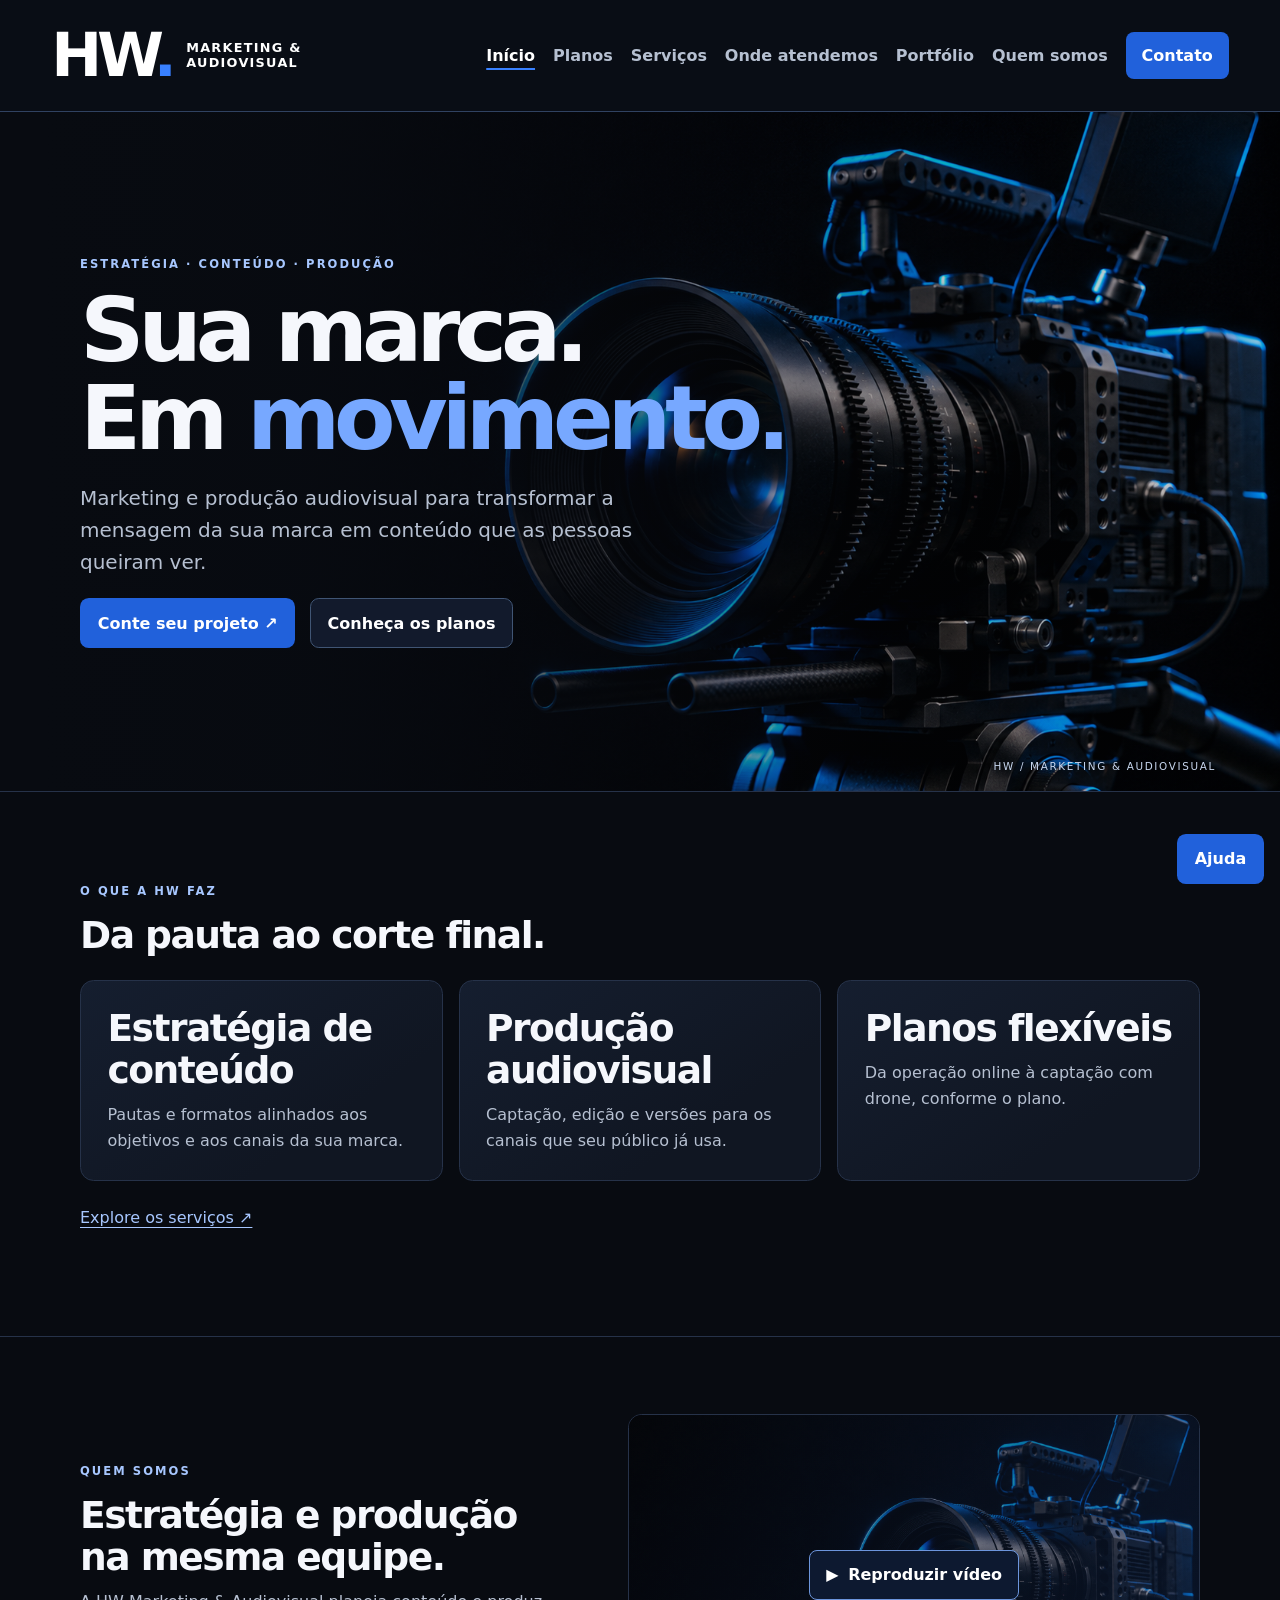
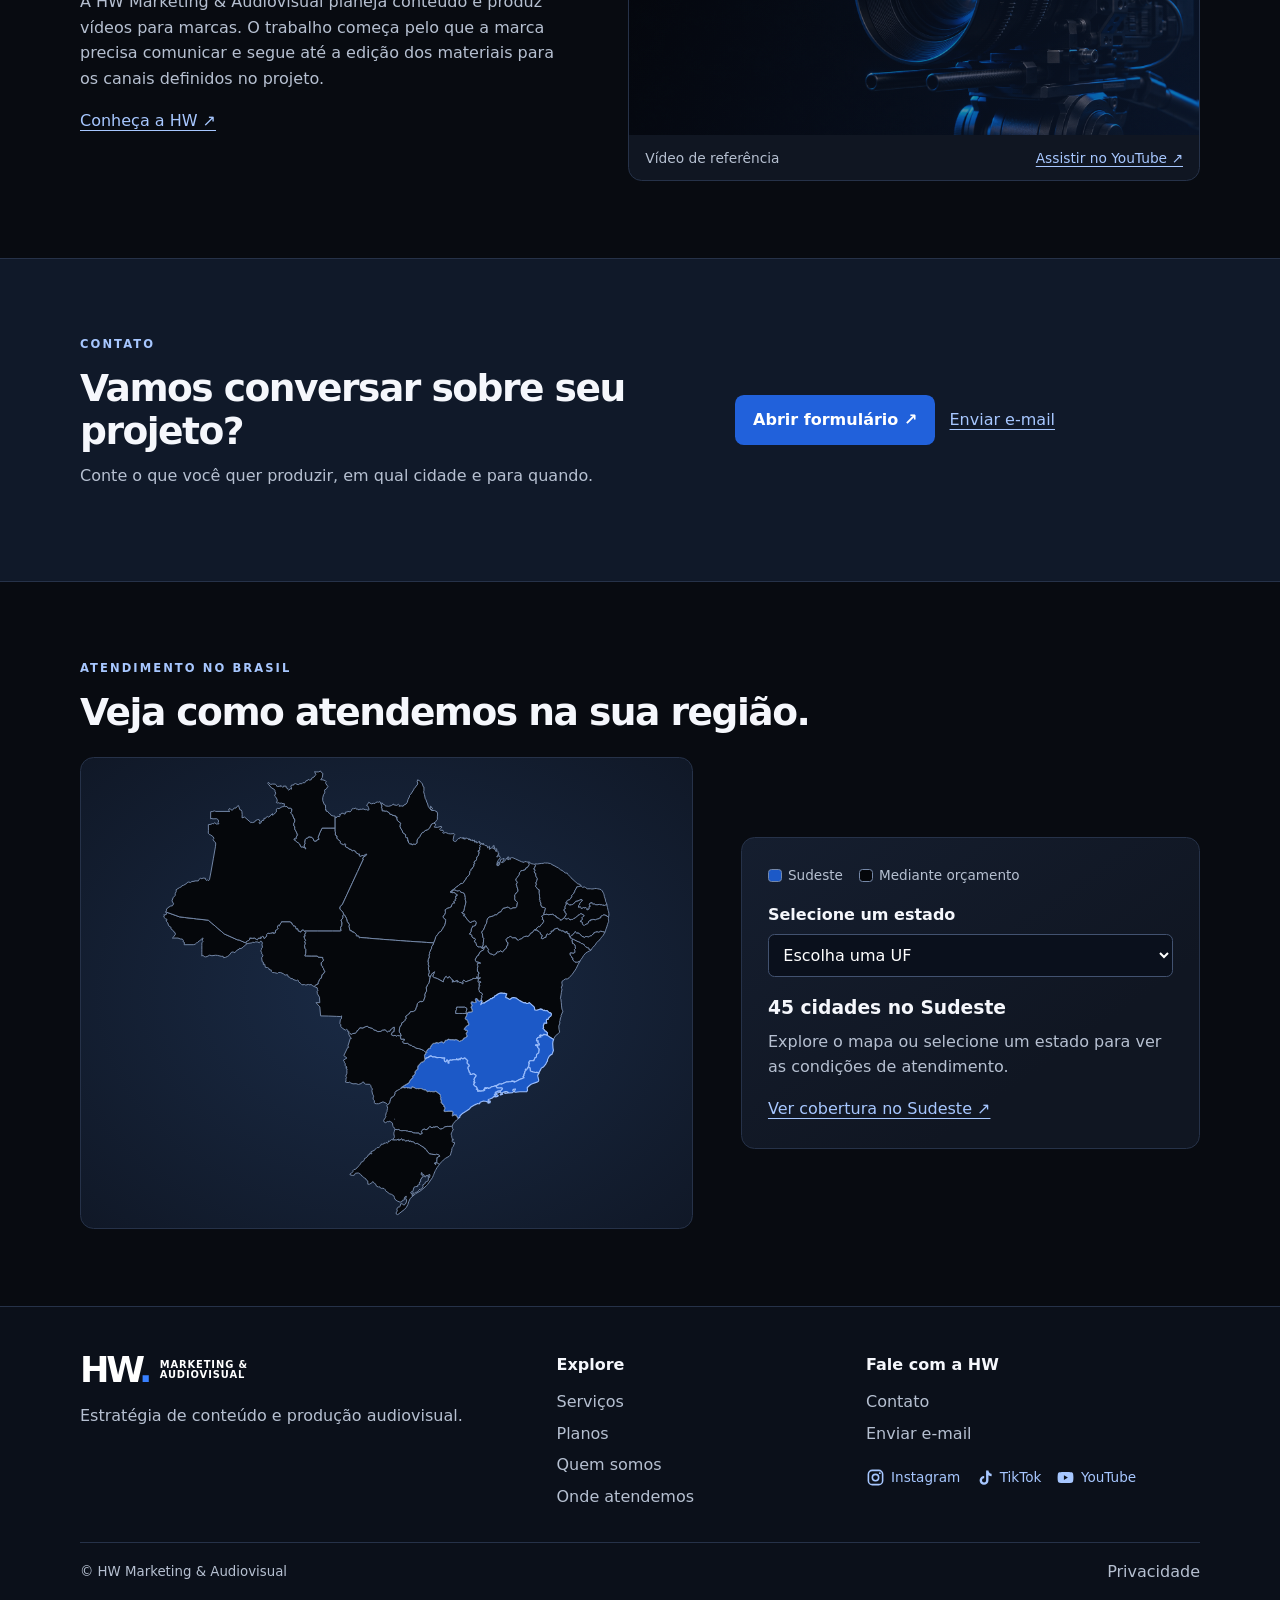
<file: index.html>
<!doctype html><html lang="pt-BR"><head><meta charset="utf-8"><meta name="viewport" content="width=device-width,initial-scale=1"><meta name="description" content="Início | HW Marketing &amp; Audiovisual"><title>Início | HW Marketing &amp; Audiovisual</title><link rel="stylesheet" href="assets/site.css"><script src="assets/site.js" defer></script></head><body><a class="skip" href="#conteudo">Ir ao conteúdo</a><header class="site-header"><a href="index.html" class="brand"><b>HW<span>.</span></b><span>MARKETING &amp;<br>AUDIOVISUAL</span></a><button class="menu" type="button" aria-controls="nav" aria-expanded="false" hidden>Menu</button><nav id="nav" aria-label="Navegação principal"><a href="index.html" aria-current="page">Início</a><a href="planos.html">Planos</a><a href="servicos.html">Serviços</a><a href="onde-atendemos.html">Onde atendemos</a><a href="portfolio.html">Portfólio</a><a href="sobre.html">Quem somos</a><a href="contato.html">Contato</a></nav></header><main id="conteudo" class="home"><section class="hero"><div class="hero-inner"><p class="eyebrow">ESTRATÉGIA · CONTEÚDO · PRODUÇÃO</p><h1>Sua marca.<br>Em <em>movimento.</em></h1><p class="intro">Marketing e produção audiovisual para transformar a mensagem da sua marca em conteúdo que as pessoas queiram ver.</p><div class="actions"><a class="button " href="contato.html">Conte seu projeto ↗</a><a class="button outline" href="planos.html">Conheça os planos</a></div></div><span class="hero-caption">HW / MARKETING &amp; AUDIOVISUAL</span></section><section class="band"><p class="eyebrow">O QUE A HW FAZ</p><h2>Da pauta ao corte final.</h2><div class="grid"><article class="card"><h2>Estratégia de conteúdo</h2><p>Pautas e formatos alinhados aos objetivos e aos canais da sua marca.</p></article><article class="card"><h2>Produção audiovisual</h2><p>Captação, edição e versões para os canais que seu público já usa.</p></article><article class="card"><h2>Planos flexíveis</h2><p>Da operação online à captação com drone, conforme o plano.</p></article></div><p><a href="servicos.html">Explore os serviços ↗</a></p></section><section class="home-section" id="quem-somos"><div class="home-split"><div><p class="eyebrow">QUEM SOMOS</p><h2>Estratégia e produção na mesma equipe.</h2><p>A HW Marketing &amp; Audiovisual planeja conteúdo e produz vídeos para marcas. O trabalho começa pelo que a marca precisa comunicar e segue até a edição dos materiais para os canais definidos no projeto.</p><a href="sobre.html">Conheça a HW ↗</a></div><figure class="video-card"><div class="video-stage"><button type="button" class="video-play" hidden><span aria-hidden="true">▶</span> Reproduzir vídeo</button></div><figcaption>Vídeo de referência <a href="https://www.youtube.com/watch?v=3toyc5TNcxc&amp;t=25s">Assistir no YouTube ↗</a></figcaption></figure></div></section><section class="home-section home-contact" id="contato"><div><p class="eyebrow">CONTATO</p><h2>Vamos conversar sobre seu projeto?</h2><p>Conte o que você quer produzir, em qual cidade e para quando.</p></div><div class="actions"><a class="button" href="contato.html">Abrir formulário ↗</a><a href="mailto:socialmiguelalmeidabr@gmail.com">Enviar e-mail</a></div></section><section class="home-section home-coverage" id="cobertura-brasil"><p class="eyebrow">ATENDIMENTO NO BRASIL</p><h2>Veja como atendemos na sua região.</h2><div class="brazil-grid"><div class="map brazil-map"><svg viewBox="-2 -6 581 579" role="group" aria-label="Mapa interativo do Brasil" xmlns="http://www.w3.org/2000/svg"><g data-br-state="RO" data-name="Rondônia" data-cities="0" class="other" role="button" tabindex="0" aria-label="Rondônia" aria-pressed="false"><path d="M176.2 267.7L178.1 268.2L179.0 267.6L180.4 268.3L180.4 269.6L183.6 272.2L184.6 273.4L187.9 273.1L189.4 273.8L192.5 272.9L193.3 273.5L195.9 273.1L197.1 273.7L197.7 274.6L200.1 275.7L201.1 274.0L204.6 272.4L204.8 270.5L205.3 269.6L206.3 267.1L207.4 265.5L208.4 265.4L209.6 260.7L210.7 260.4L213.1 256.8L211.6 255.4L211.4 253.6L210.3 252.4L210.2 250.8L208.6 249.8L208.4 246.2L210.9 243.9L211.2 242.7L210.3 241.4L210.3 239.7L204.5 239.3L203.6 237.9L196.0 237.9L190.0 237.8L188.3 237.8L189.3 234.7L189.5 229.9L188.3 228.3L187.8 224.9L188.4 224.0L188.9 222.1L188.0 220.0L189.3 218.8L187.9 216.4L187.4 214.6L187.2 213.6L188.6 213.5L188.2 211.3L189.4 208.9L187.8 207.2L186.0 205.6L184.3 206.3L183.4 208.1L182.1 208.2L181.6 207.2L180.3 207.2L179.4 204.3L178.2 204.1L177.9 204.9L176.9 202.9L176.9 201.6L175.5 200.8L174.7 201.4L174.1 200.0L172.8 199.2L172.3 197.3L169.9 195.7L159.3 195.7L159.3 196.4L157.5 198.9L156.9 200.7L155.8 200.0L154.8 200.6L154.4 202.7L155.1 203.8L153.5 205.7L152.0 206.4L152.0 209.2L149.6 210.0L149.5 209.0L145.9 209.8L145.4 210.2L142.7 209.8L140.8 211.7L141.1 213.1L139.3 215.6L138.0 216.3L137.0 213.9L136.2 213.7L134.5 214.8L133.8 214.4L134.0 216.4L131.8 215.8L130.5 216.3L129.8 217.9L128.4 217.4L126.4 215.8L123.6 216.1L120.3 215.7L120.5 217.0L119.0 218.9L117.5 219.3L114.7 221.5L117.2 222.6L123.0 221.7L123.9 221.0L126.3 221.3L127.6 220.5L130.1 220.7L132.2 221.6L133.8 219.4L135.0 220.1L136.0 222.1L135.3 223.2L136.0 227.1L134.5 229.2L134.7 230.0L134.0 230.7L134.3 233.0L135.2 233.8L134.9 235.2L136.1 236.2L136.5 237.8L134.9 240.1L135.7 245.0L137.0 245.4L137.1 248.5L138.7 247.9L139.6 252.0L142.2 252.1L144.2 253.5L144.0 254.4L145.7 255.0L146.8 255.1L146.8 256.8L148.3 258.3L150.7 258.4L154.5 259.4L155.6 258.3L158.4 258.3L161.9 259.9L163.8 261.5L166.7 260.9L167.9 263.8L169.5 264.0L170.9 265.9L172.8 265.6L173.4 266.6L176.2 267.7Z"/></g><g data-br-state="AC" data-name="Acre" data-cities="0" class="other" role="button" tabindex="0" aria-label="Acre" aria-pressed="false"><path d="M110.1 219.5L107.4 218.3L107.4 218.3L104.8 217.9L98.3 214.9L94.9 213.4L88.9 210.7L85.1 207.4L81.0 203.9L77.8 201.1L72.8 196.9L69.2 193.8L62.8 193.1L54.8 192.2L50.7 191.7L42.8 190.8L39.6 190.4L33.8 189.7L29.4 188.1L17.7 183.9L16.8 183.6L18.2 186.1L15.7 187.4L14.5 187.0L15.1 188.5L14.2 189.9L16.5 192.0L18.3 192.8L18.1 194.2L17.3 194.1L17.8 195.6L19.1 196.8L20.5 200.8L23.4 202.7L23.2 204.4L26.2 206.8L27.2 208.7L28.1 208.9L28.8 211.0L26.6 214.3L25.0 215.8L31.9 215.8L34.7 216.9L37.2 217.1L38.5 218.7L38.2 220.4L39.9 221.2L39.5 224.0L50.7 224.0L53.0 223.5L54.9 221.6L56.0 221.5L57.8 219.3L58.8 219.0L62.0 216.1L62.9 215.9L61.6 218.5L62.7 220.0L61.3 221.7L61.3 225.1L61.3 230.0L61.3 233.9L61.3 238.0L62.6 237.1L64.1 238.5L65.8 239.0L67.7 238.6L70.9 236.9L73.7 237.6L78.1 237.0L80.7 237.2L85.2 238.3L87.5 238.3L88.0 240.0L90.4 239.6L92.6 238.6L94.6 237.4L98.0 233.1L99.9 233.0L102.1 233.8L104.1 231.1L107.6 229.3L107.6 228.5L109.5 228.8L112.0 227.2L113.4 225.6L117.2 222.6L114.7 221.5L110.1 219.5Z"/></g><g data-br-state="AM" data-name="Amazonas" data-cities="0" class="other" role="button" tabindex="0" aria-label="Amazonas" aria-pressed="false"><path d="M235.9 186.8L235.5 184.5L233.3 181.8L231.9 180.7L231.3 178.9L232.0 176.6L234.3 174.7L240.0 162.4L247.1 147.0L252.6 135.2L253.2 133.9L254.7 130.7L255.2 129.4L260.4 118.4L259.5 118.0L260.6 115.9L263.1 114.6L264.6 112.4L262.8 112.8L260.2 114.5L258.6 113.9L257.8 114.5L256.5 115.0L255.3 114.4L255.5 112.2L254.0 112.2L251.6 110.9L250.8 109.0L248.4 107.8L247.1 108.3L243.8 106.1L242.6 106.3L242.0 105.0L238.6 103.6L238.0 102.6L238.5 100.4L237.5 99.4L235.8 101.3L234.4 99.8L233.6 100.1L232.0 98.4L231.9 96.5L228.7 94.0L227.7 92.6L227.9 90.2L225.8 88.9L225.9 85.1L225.5 84.2L225.5 80.3L220.3 80.3L217.9 80.3L209.5 80.3L206.8 85.7L204.5 91.7L205.6 94.1L203.0 94.9L202.5 96.2L200.6 96.4L199.3 95.9L198.6 93.7L196.9 91.7L192.9 91.0L192.7 91.9L189.6 93.2L188.5 94.6L187.9 97.7L188.4 98.9L187.2 102.2L187.3 103.5L188.5 104.1L189.4 106.1L187.5 104.3L184.8 103.3L184.2 103.6L183.4 103.5L181.8 100.0L180.2 98.5L178.4 97.7L176.5 95.5L174.9 94.6L175.2 93.5L177.0 93.8L178.0 92.9L177.5 91.6L179.4 88.5L178.5 88.1L178.6 86.4L177.5 85.3L177.4 84.0L176.3 82.9L175.7 81.1L175.8 78.7L174.7 77.8L174.5 74.5L175.5 73.1L175.8 70.6L175.4 68.8L174.7 68.8L173.0 63.9L171.7 62.6L170.7 61.7L171.8 60.2L172.2 56.9L170.3 55.8L167.7 55.8L166.1 53.7L164.1 53.8L162.8 53.0L162.4 53.9L160.1 54.1L156.4 56.4L154.3 56.1L153.1 57.0L153.1 60.5L149.4 63.9L148.4 64.5L148.4 62.6L146.3 64.2L145.7 65.3L143.3 66.8L142.5 66.1L140.7 66.8L139.7 68.4L137.8 68.3L137.7 70.7L135.4 71.0L133.8 74.3L132.4 74.9L131.7 73.9L133.0 72.2L131.8 69.9L129.6 70.0L127.0 71.5L126.5 72.7L123.9 73.6L123.0 73.1L121.6 73.7L121.5 73.4L114.0 66.8L110.8 67.7L111.0 63.8L110.6 59.7L109.8 58.1L108.1 57.7L106.5 52.6L104.7 53.6L103.3 55.7L101.1 55.6L98.8 58.4L96.8 57.4L96.0 56.2L94.6 57.0L94.3 58.4L95.8 59.8L78.5 59.8L76.5 59.1L74.8 59.9L72.2 60.1L72.1 68.9L74.2 68.3L74.2 69.0L79.5 68.8L80.6 69.3L82.0 71.6L81.4 73.5L82.4 75.0L79.1 75.4L77.3 73.7L75.2 75.2L74.4 74.7L72.5 75.7L69.3 76.1L69.4 83.0L69.2 86.6L71.1 88.6L72.2 88.8L75.4 91.2L76.1 93.0L75.2 94.5L76.6 96.9L78.1 98.0L78.4 100.0L78.0 103.4L75.4 118.2L72.3 135.6L70.7 143.8L69.4 145.2L68.1 143.9L67.2 145.0L65.7 143.5L65.9 142.2L62.7 141.9L61.4 142.7L59.4 142.2L57.9 143.5L56.9 145.4L52.3 145.4L52.3 145.9L49.0 146.1L47.4 147.4L45.1 146.8L43.2 147.4L42.7 148.5L38.6 150.9L36.8 151.3L36.2 152.6L33.6 153.8L29.6 156.3L29.8 158.2L28.5 161.0L28.5 163.2L25.9 166.1L24.5 170.0L26.5 173.7L25.0 176.1L23.0 176.3L19.0 178.7L17.4 181.2L17.8 182.3L16.8 183.6L17.7 183.9L29.4 188.1L33.8 189.7L39.6 190.4L42.8 190.8L50.7 191.7L54.8 192.2L62.8 193.1L69.2 193.8L72.8 196.9L77.8 201.1L81.0 203.9L85.1 207.4L88.9 210.7L94.9 213.4L98.3 214.9L104.8 217.9L107.4 218.3L107.4 218.3L110.1 219.5L114.7 221.5L117.5 219.3L119.0 218.9L120.5 217.0L120.3 215.7L123.6 216.1L126.4 215.8L128.4 217.4L129.8 217.9L130.5 216.3L131.8 215.8L134.0 216.4L133.8 214.4L134.5 214.8L136.2 213.7L137.0 213.9L138.0 216.3L139.3 215.6L141.1 213.1L140.8 211.7L142.7 209.8L145.4 210.2L145.9 209.8L149.5 209.0L149.6 210.0L152.0 209.2L152.0 206.4L153.5 205.7L155.1 203.8L154.4 202.7L154.8 200.6L155.8 200.0L156.9 200.7L157.5 198.9L159.3 196.4L159.3 195.7L169.9 195.7L172.3 197.3L172.8 199.2L174.1 200.0L174.7 201.4L175.5 200.8L176.9 201.6L176.9 202.9L177.9 204.9L178.2 204.1L179.4 204.3L180.3 207.2L181.6 207.2L182.1 208.2L183.4 208.1L184.3 206.3L186.0 205.6L187.8 207.2L204.1 207.2L222.2 207.2L231.8 207.2L233.4 206.0L231.9 205.8L232.5 204.3L232.2 202.9L233.6 200.5L234.0 197.2L232.7 193.6L233.9 192.8L235.2 190.7L235.0 188.4L236.1 187.0L235.9 186.8Z"/></g><g data-br-state="RR" data-name="Roraima" data-cities="0" class="other" role="button" tabindex="0" aria-label="Roraima" aria-pressed="false"><path d="M151.4 35.1L152.3 37.3L150.9 40.7L152.0 41.6L153.8 44.6L154.2 46.9L153.1 48.9L154.6 49.4L156.2 49.0L157.3 49.8L159.5 49.6L161.5 50.4L162.2 49.6L163.0 50.6L162.8 53.0L164.1 53.8L166.1 53.7L167.7 55.8L170.3 55.8L172.2 56.9L171.8 60.2L170.7 61.7L171.7 62.6L173.0 63.9L174.7 68.8L175.4 68.8L175.8 70.6L175.5 73.1L174.5 74.5L174.7 77.8L175.8 78.7L175.7 81.1L176.3 82.9L177.4 84.0L177.5 85.3L178.6 86.4L178.5 88.1L179.4 88.5L177.5 91.6L178.0 92.9L177.0 93.8L175.2 93.5L174.9 94.6L176.5 95.5L178.4 97.7L180.2 98.5L181.8 100.0L183.4 103.5L184.2 103.6L184.8 103.3L187.5 104.3L189.4 106.1L188.5 104.1L187.3 103.5L187.2 102.2L188.4 98.9L187.9 97.7L188.5 94.6L189.6 93.2L192.7 91.9L192.9 91.0L196.9 91.7L198.6 93.7L199.3 95.9L200.6 96.4L202.5 96.2L203.0 94.9L205.6 94.1L204.5 91.7L206.8 85.7L209.5 80.3L217.9 80.3L220.3 80.3L225.5 80.3L225.5 66.8L225.1 65.5L223.3 65.5L220.5 64.6L219.4 62.8L218.2 62.3L216.5 60.0L214.3 59.4L214.7 57.9L213.6 58.1L213.7 56.0L213.6 51.9L212.2 51.5L210.2 46.5L210.2 43.0L211.3 39.0L212.7 37.0L212.7 34.9L211.8 34.1L214.7 32.0L216.6 29.1L214.1 25.7L213.8 24.0L214.5 23.1L213.7 22.1L210.4 20.9L207.7 20.8L209.6 18.1L210.4 13.0L208.7 12.0L208.1 10.5L207.0 10.2L205.4 11.1L201.9 11.2L200.2 10.8L201.8 14.6L200.9 15.6L199.5 17.4L196.7 18.8L196.0 20.8L193.9 21.2L192.2 20.4L191.1 22.1L189.7 21.9L188.9 23.5L188.1 24.5L185.7 24.4L184.5 25.7L182.1 25.6L180.0 26.9L176.5 25.5L174.3 26.5L174.5 27.3L171.7 27.4L171.0 29.5L171.8 30.7L171.5 32.6L170.7 31.7L168.2 33.5L166.9 32.3L167.1 31.5L165.1 30.6L165.1 28.7L161.7 28.6L162.2 29.2L160.8 30.1L158.5 27.7L158.0 29.3L157.4 28.8L155.0 29.0L154.5 29.8L152.5 26.8L151.6 26.2L148.0 26.1L146.2 26.6L143.1 24.0L142.7 25.6L147.3 31.0L150.0 32.2L151.3 33.9L151.4 35.1Z"/></g><g data-br-state="PA" data-name="Pará" data-cities="0" class="other" role="button" tabindex="0" aria-label="Pará" aria-pressed="false"><path d="M375.3 152.8L377.2 151.3L377.6 150.9L380.6 148.6L382.5 148.5L383.4 147.8L385.8 144.0L386.8 143.4L387.1 141.5L390.8 138.1L391.6 134.5L391.5 133.9L392.7 132.7L392.8 131.3L394.6 130.2L395.2 128.5L396.5 127.3L396.5 124.5L397.7 123.8L396.6 122.3L397.5 121.0L398.9 120.6L399.9 118.6L399.8 117.8L400.2 115.8L402.0 114.2L402.3 112.7L402.9 110.8L403.0 109.6L401.7 109.3L401.6 108.4L403.0 108.2L403.7 106.7L403.5 104.7L404.5 102.7L403.7 101.9L404.5 100.8L405.1 99.5L404.7 98.3L403.3 99.1L403.1 96.4L401.3 98.3L399.4 98.4L399.1 96.2L398.6 97.3L397.1 97.6L397.2 95.2L394.9 96.2L394.3 94.5L392.8 96.0L392.1 94.0L391.1 95.1L390.7 93.4L389.8 94.7L389.6 93.4L388.3 93.1L386.6 92.5L386.0 93.2L385.4 92.3L385.3 94.3L383.7 92.1L383.5 93.8L383.2 93.9L383.1 92.4L381.4 92.5L379.2 91.9L378.3 93.6L377.3 93.2L376.0 94.6L375.6 95.4L373.9 96.9L372.3 96.7L371.4 96.2L370.9 94.5L371.8 89.8L372.8 88.2L372.0 87.2L367.6 87.5L365.1 87.2L361.7 85.8L358.6 86.7L357.9 85.8L359.0 84.4L358.4 83.1L355.1 83.0L354.2 81.9L355.1 80.6L357.2 79.3L356.0 78.2L351.6 79.5L347.7 79.2L347.6 78.4L349.5 76.5L349.0 75.1L346.8 74.3L344.3 75.3L341.6 80.5L341.0 81.1L339.6 82.2L336.4 83.4L334.3 85.4L333.1 85.6L331.1 88.2L329.9 90.6L327.7 93.1L326.4 95.1L326.2 98.9L325.1 100.0L323.6 100.3L322.5 99.8L320.4 101.0L320.3 100.0L317.3 99.6L316.1 98.7L315.6 95.6L314.8 96.0L315.0 94.0L314.5 92.0L313.0 92.2L312.3 90.9L312.4 88.4L308.9 86.0L308.2 83.5L306.7 81.3L305.5 78.7L305.9 75.6L306.5 74.5L302.2 71.0L301.6 68.1L301.9 66.7L300.6 67.0L300.5 65.5L295.6 64.3L295.5 63.6L292.8 63.1L292.3 61.5L288.7 59.3L287.1 59.5L285.6 59.0L283.6 59.1L283.4 56.4L282.6 55.4L283.3 53.2L281.8 49.9L280.6 47.8L278.6 48.6L277.6 48.2L275.5 48.8L274.6 50.1L273.0 49.8L270.1 50.4L269.9 50.4L266.9 48.5L265.3 51.3L264.1 52.3L265.4 52.8L266.5 54.8L267.3 57.6L266.0 58.4L263.9 57.5L262.6 57.7L259.9 56.7L257.9 57.3L255.9 57.0L255.0 58.0L253.1 57.0L252.0 57.3L250.8 55.6L248.5 56.7L247.7 56.0L245.9 57.3L245.7 58.7L243.9 60.3L240.9 59.8L240.8 60.4L238.1 60.8L237.9 63.0L236.2 63.0L235.8 62.2L233.6 62.0L232.8 63.3L230.9 63.5L231.6 64.8L231.1 66.2L228.1 65.9L227.8 66.9L226.4 67.6L225.5 66.8L225.5 80.3L225.5 84.2L225.9 85.1L225.8 88.9L227.9 90.2L227.7 92.6L228.7 94.0L231.9 96.5L232.0 98.4L233.6 100.1L234.4 99.8L235.8 101.3L237.5 99.4L238.5 100.4L238.0 102.6L238.6 103.6L242.0 105.0L242.6 106.3L243.8 106.1L247.1 108.3L248.4 107.8L250.8 109.0L251.6 110.9L254.0 112.2L255.5 112.2L255.3 114.4L256.5 115.0L257.8 114.5L258.6 113.9L260.2 114.5L262.8 112.8L264.6 112.4L263.1 114.6L260.6 115.9L259.5 118.0L260.4 118.4L255.2 129.4L254.7 130.7L253.2 133.9L252.6 135.2L247.1 147.0L240.0 162.4L234.3 174.7L232.0 176.6L231.3 178.9L231.9 180.7L233.3 181.8L235.5 184.5L235.9 186.8L236.1 187.0L237.1 187.5L239.4 191.5L240.4 195.5L243.0 199.1L242.4 201.7L243.1 203.4L243.7 206.6L246.2 207.1L246.2 208.0L249.1 208.9L251.5 211.4L251.2 212.6L252.1 213.3L254.5 213.4L255.4 215.7L256.6 215.1L262.2 215.6L263.8 215.7L267.9 216.1L280.1 217.1L285.4 217.5L292.5 218.0L299.8 218.6L306.1 219.0L313.3 219.6L318.4 219.9L331.7 220.8L338.2 221.2L346.9 221.8L348.7 217.5L349.5 214.1L350.5 213.2L351.9 211.1L352.1 210.9L354.4 208.0L355.7 207.8L357.3 205.4L358.4 203.6L359.1 201.9L360.0 201.3L360.9 198.9L361.5 196.1L361.7 194.0L361.8 193.1L359.2 191.2L358.9 190.6L358.7 188.9L360.3 187.1L361.4 184.8L361.3 183.8L361.3 182.6L361.1 181.0L362.8 179.8L363.5 179.3L366.1 178.5L368.7 177.3L369.1 174.9L369.2 174.7L371.0 172.9L372.7 172.8L371.9 170.8L372.5 170.1L374.0 169.4L373.3 168.1L374.7 167.3L373.9 165.7L374.1 164.2L375.6 163.9L376.1 162.4L373.4 161.0L372.8 159.6L371.8 159.7L369.6 159.9L367.4 158.9L371.7 155.6L375.0 152.9L375.3 152.8Z"/></g><g data-br-state="AP" data-name="Amapá" data-cities="0" class="other" role="button" tabindex="0" aria-label="Amapá" aria-pressed="false"><path d="M340.4 54.0L338.9 49.0L338.4 48.8L337.6 45.6L336.6 44.3L335.5 39.0L334.5 35.7L334.9 34.2L334.9 29.6L333.9 29.2L333.0 25.9L332.0 24.5L329.2 21.9L327.1 20.9L326.5 23.3L327.3 24.8L326.8 27.2L325.0 28.5L324.8 29.6L322.4 32.1L322.2 33.2L318.7 38.6L317.1 40.2L317.4 40.9L315.3 45.1L314.3 48.7L312.8 50.8L310.2 51.9L309.3 53.4L306.8 53.0L304.1 53.4L304.8 52.3L303.5 51.1L301.4 52.4L297.5 51.6L297.3 50.7L294.8 52.6L291.4 53.5L287.9 53.1L285.6 51.3L284.3 50.9L283.6 49.4L281.8 49.9L283.3 53.2L282.6 55.4L283.4 56.4L283.6 59.1L285.6 59.0L287.1 59.5L288.7 59.3L292.3 61.5L292.8 63.1L295.5 63.6L295.6 64.3L300.5 65.5L300.6 67.0L301.9 66.7L301.6 68.1L302.2 71.0L306.5 74.5L305.9 75.6L305.5 78.7L306.7 81.3L308.2 83.5L308.9 86.0L312.4 88.4L312.3 90.9L313.0 92.2L314.5 92.0L315.0 94.0L314.8 96.0L315.6 95.6L316.1 98.7L317.3 99.6L320.3 100.0L320.4 101.0L322.5 99.8L323.6 100.3L325.1 100.0L326.2 98.9L326.4 95.1L327.7 93.1L329.9 90.6L331.1 88.2L333.1 85.6L334.3 85.4L336.4 83.4L339.6 82.2L341.0 81.1L341.6 80.5L344.3 75.3L346.8 74.3L350.2 71.8L350.2 70.8L351.5 69.8L351.4 66.6L351.7 63.0L351.1 60.4L347.8 58.6L344.1 58.7L340.4 54.0ZM342.9 53.4L342.9 54.6L344.1 54.3L342.9 53.4ZM343.7 54.5L342.7 55.9L343.6 57.6L345.6 56.7L344.9 55.2L343.7 54.5Z"/></g><g data-br-state="TO" data-name="Tocantins" data-cities="0" class="other" role="button" tabindex="0" aria-label="Tocantins" aria-pressed="false"><path d="M386.0 173.9L386.7 171.5L386.0 169.0L385.8 168.2L385.9 166.0L385.8 165.6L385.3 162.9L385.3 162.7L384.2 160.5L382.5 159.8L380.4 159.4L379.9 158.3L378.9 157.4L377.8 157.3L377.0 157.8L375.4 157.6L374.8 157.3L372.9 156.4L371.2 156.7L370.1 157.2L369.5 158.7L367.4 158.9L369.6 159.9L371.8 159.7L372.8 159.6L373.4 161.0L376.1 162.4L375.6 163.9L374.1 164.2L373.9 165.7L374.7 167.3L373.3 168.1L374.0 169.4L372.5 170.1L371.9 170.8L372.7 172.8L371.0 172.9L369.2 174.7L369.1 174.9L368.7 177.3L366.1 178.5L363.5 179.3L362.8 179.8L361.1 181.0L361.3 182.6L361.3 183.8L361.4 184.8L360.3 187.1L358.7 188.9L358.9 190.6L359.2 191.2L361.8 193.1L361.7 194.0L361.5 196.1L360.9 198.9L360.0 201.3L359.1 201.9L358.4 203.6L357.3 205.4L355.7 207.8L354.4 208.0L352.1 210.9L351.9 211.1L350.5 213.2L349.5 214.1L348.7 217.5L346.9 221.8L345.8 224.5L344.4 226.2L344.1 229.0L343.4 229.7L342.4 232.5L341.6 233.2L341.6 233.3L342.0 234.5L341.1 237.0L341.5 238.9L340.2 242.4L339.7 245.6L340.6 246.1L340.0 248.2L341.0 250.4L340.4 251.9L340.5 255.0L341.0 255.1L341.3 258.4L340.4 261.1L341.3 263.5L342.8 264.1L343.9 261.1L345.7 258.9L348.0 257.5L347.0 258.7L347.3 259.9L346.6 260.4L345.6 263.1L347.4 264.5L351.3 265.7L358.8 269.8L359.0 268.2L360.7 264.4L362.4 263.1L364.3 265.4L365.7 263.4L365.8 263.2L369.0 266.2L369.9 267.7L369.9 270.4L370.8 267.9L371.6 269.9L376.0 268.1L375.6 270.2L377.0 269.3L378.5 270.4L380.8 270.6L382.5 272.6L383.3 271.2L382.7 269.1L384.0 267.6L386.5 269.7L394.0 266.9L395.5 265.6L397.1 265.6L399.6 265.6L399.8 265.1L400.1 263.5L400.9 265.9L404.4 264.9L401.4 265.4L402.0 262.7L401.8 260.1L403.2 259.1L403.2 259.1L402.3 259.1L401.9 257.3L400.8 256.9L400.8 253.4L400.6 252.7L401.6 251.2L400.7 250.1L401.3 249.4L400.7 248.5L401.7 247.6L400.9 246.8L404.0 246.7L404.9 246.7L404.4 246.5L401.1 245.1L399.8 245.3L398.2 243.2L398.3 241.7L401.2 237.1L402.3 237.1L402.4 235.4L403.1 235.2L404.2 232.7L408.5 230.4L408.8 228.5L410.2 227.6L409.9 226.2L409.6 227.4L407.4 227.7L407.2 229.2L405.8 227.5L405.7 226.6L403.3 226.6L401.5 226.6L399.8 225.1L399.3 222.7L398.8 221.2L397.0 220.4L397.7 218.2L398.5 217.8L397.1 215.8L395.4 215.8L394.1 214.1L394.5 213.0L393.0 211.9L392.8 210.9L391.0 210.9L391.5 210.0L393.1 208.0L393.4 204.3L394.2 203.5L395.0 201.2L395.8 201.4L398.4 200.4L399.5 197.0L399.0 195.6L397.5 194.5L394.7 195.3L391.8 196.8L389.3 193.8L388.5 193.3L386.0 189.7L385.0 188.1L383.7 188.2L385.3 186.7L384.4 185.7L382.9 186.2L382.4 185.4L381.6 184.3L382.8 184.1L384.3 182.2L384.7 179.8L385.1 177.8L385.5 176.1L386.0 175.0L386.0 173.9Z"/></g><g data-br-state="MA" data-name="Maranhão" data-cities="0" class="other" role="button" tabindex="0" aria-label="Maranhão" aria-pressed="false"><path d="M377.6 150.9L377.2 151.3L375.3 152.8L375.0 152.9L371.7 155.6L367.4 158.9L369.5 158.7L370.1 157.2L371.2 156.7L372.9 156.4L374.8 157.3L375.4 157.6L377.0 157.8L377.8 157.3L378.9 157.4L379.9 158.3L380.4 159.4L382.5 159.8L384.2 160.5L385.3 162.7L385.3 162.9L385.8 165.6L385.9 166.0L385.8 168.2L386.0 169.0L386.7 171.5L386.0 173.9L386.0 175.0L385.5 176.1L385.1 177.8L384.7 179.8L384.3 182.2L382.8 184.1L381.6 184.3L382.4 185.4L382.9 186.2L384.4 185.7L385.3 186.7L383.7 188.2L385.0 188.1L386.0 189.7L388.5 193.3L389.3 193.8L391.8 196.8L394.7 195.3L397.5 194.5L399.0 195.6L399.5 197.0L398.4 200.4L395.8 201.4L395.0 201.2L394.2 203.5L393.4 204.3L393.1 208.0L391.5 210.0L391.0 210.9L392.8 210.9L393.0 211.9L394.5 213.0L394.1 214.1L395.4 215.8L397.1 215.8L398.5 217.8L397.7 218.2L397.0 220.4L398.8 221.2L399.3 222.7L399.8 225.1L401.5 226.6L403.3 226.6L405.7 226.6L405.8 227.5L406.8 227.6L408.2 223.2L407.9 222.2L408.4 219.5L408.2 217.9L408.9 216.8L407.5 214.8L406.9 210.5L406.1 209.0L406.9 207.0L408.2 206.0L410.1 201.4L410.7 199.5L411.8 198.2L412.7 194.4L412.5 194.1L413.6 191.4L415.2 190.1L418.8 189.0L420.1 188.8L420.2 188.7L422.6 187.1L424.3 187.5L426.1 185.2L428.6 183.7L429.6 183.7L430.1 182.8L430.5 182.0L432.4 179.3L435.0 178.8L437.4 177.8L439.1 178.1L441.2 179.5L441.6 179.8L442.5 179.7L444.5 178.7L448.1 178.5L449.2 177.1L449.6 175.1L450.1 171.9L448.3 169.9L447.3 169.4L446.7 166.7L446.9 166.1L446.7 162.6L447.9 161.6L448.4 160.3L450.6 158.5L450.8 156.7L449.5 152.5L449.5 152.4L448.7 149.6L450.1 147.0L448.7 145.4L448.5 145.0L448.2 143.1L448.8 142.3L450.0 141.1L450.9 139.7L451.9 138.4L452.6 137.1L452.4 135.7L453.1 134.8L453.4 134.5L454.1 133.8L455.1 132.2L455.4 132.8L456.4 132.6L458.2 132.2L459.2 132.0L460.2 130.8L460.3 129.7L462.2 129.1L462.3 129.0L463.8 126.8L464.8 125.4L464.3 124.8L464.4 122.6L464.7 122.2L461.4 122.2L461.0 121.6L458.9 121.7L458.3 122.6L455.2 121.8L453.0 120.8L447.8 118.4L444.7 117.0L443.6 116.7L442.7 116.8L441.2 117.4L441.5 118.8L440.5 117.9L439.9 119.1L438.2 119.2L437.6 118.1L439.0 117.6L439.7 116.0L437.9 116.1L437.3 117.9L436.3 117.8L436.1 119.1L435.0 119.9L432.9 122.4L431.9 122.8L430.3 122.6L431.5 121.8L432.7 120.0L433.5 119.8L433.3 118.5L433.6 117.7L431.6 118.4L431.4 118.5L430.9 118.6L429.7 118.8L428.3 123.2L428.1 125.2L427.1 126.4L426.3 126.6L425.7 126.6L424.7 126.2L424.9 124.5L424.9 123.3L426.2 120.4L429.0 116.8L427.5 114.0L425.0 116.1L424.5 115.9L427.0 112.4L425.9 112.4L427.3 111.8L426.3 110.4L426.5 109.5L425.4 108.7L423.4 109.0L424.2 108.1L422.8 107.9L425.1 106.6L423.9 105.8L422.0 106.6L421.5 106.5L422.0 103.8L420.7 105.8L419.9 104.8L417.3 104.8L416.2 106.4L415.5 106.4L415.7 102.7L413.3 104.7L412.8 102.3L411.4 101.8L410.3 101.8L409.1 100.7L409.0 100.6L408.8 100.6L408.1 101.0L408.0 98.7L406.6 100.8L406.1 98.7L404.5 100.8L403.7 101.9L404.5 102.7L403.5 104.7L403.7 106.7L403.0 108.2L401.6 108.4L401.7 109.3L403.0 109.6L402.9 110.8L402.3 112.7L402.0 114.2L400.2 115.8L399.8 117.8L399.9 118.6L398.9 120.6L397.5 121.0L396.6 122.3L397.7 123.8L396.5 124.5L396.5 127.3L395.2 128.5L394.6 130.2L392.8 131.3L392.7 132.7L391.5 133.9L391.6 134.5L390.8 138.1L387.1 141.5L386.8 143.4L385.8 144.0L383.4 147.8L382.5 148.5L380.6 148.6L377.6 150.9ZM427.3 122.2L425.8 123.4L425.1 125.7L426.1 126.3L427.3 125.4L427.3 122.2ZM420.5 101.8L419.6 102.5L420.2 103.6L421.9 102.6L420.5 101.8Z"/></g><g data-br-state="PI" data-name="Piauí" data-cities="0" class="other" role="button" tabindex="0" aria-label="Piauí" aria-pressed="false"><path d="M479.3 199.4L481.5 197.5L481.9 196.4L481.9 196.4L482.2 196.0L482.4 195.5L482.2 193.5L480.6 192.7L481.3 191.2L480.0 188.7L480.9 188.1L482.3 187.5L482.7 186.5L482.9 185.0L483.6 183.1L484.1 181.1L484.8 179.2L483.3 178.3L480.1 177.5L479.7 176.4L478.9 175.0L479.1 172.8L478.1 171.1L478.0 169.5L477.3 168.7L477.8 167.6L477.3 164.7L477.3 163.0L477.0 160.9L476.9 160.1L477.0 156.4L474.9 155.3L474.3 154.3L472.5 152.2L472.7 151.3L473.6 149.3L472.6 148.0L473.5 146.5L473.9 145.1L474.3 144.5L474.6 142.5L474.6 142.5L474.0 141.7L473.4 140.3L472.8 139.6L472.6 138.5L472.6 136.0L471.3 135.6L470.9 133.9L471.8 132.9L471.5 131.4L470.2 130.9L471.5 128.5L472.3 126.8L472.2 125.6L471.5 124.9L469.9 124.7L466.9 124.1L465.1 122.6L464.4 122.6L464.3 124.8L464.8 125.4L463.8 126.8L462.3 129.0L462.2 129.1L460.3 129.7L460.2 130.8L459.2 132.0L458.2 132.2L456.4 132.6L455.4 132.8L455.1 132.2L454.1 133.8L453.4 134.5L453.1 134.8L452.4 135.7L452.6 137.1L451.9 138.4L450.9 139.7L450.0 141.1L448.8 142.3L448.2 143.1L448.5 145.0L448.7 145.4L450.1 147.0L448.7 149.6L449.5 152.4L449.5 152.5L450.8 156.7L450.6 158.5L448.4 160.3L447.9 161.6L446.7 162.6L446.9 166.1L446.7 166.7L447.3 169.4L448.3 169.9L450.1 171.9L449.6 175.1L449.2 177.1L448.1 178.5L444.5 178.7L442.5 179.7L441.6 179.8L441.2 179.5L439.1 178.1L437.4 177.8L435.0 178.8L432.4 179.3L430.5 182.0L430.1 182.8L429.6 183.7L428.6 183.7L426.1 185.2L424.3 187.5L422.6 187.1L420.2 188.7L420.1 188.8L418.8 189.0L415.2 190.1L413.6 191.4L412.5 194.1L412.7 194.4L411.8 198.2L410.7 199.5L410.1 201.4L408.2 206.0L406.9 207.0L406.1 209.0L406.9 210.5L407.5 214.8L408.9 216.8L408.2 217.9L408.4 219.5L407.9 222.2L408.2 223.2L406.8 227.6L405.8 227.5L407.2 229.2L407.4 227.7L409.6 227.4L409.9 226.2L411.6 225.5L412.2 227.0L413.1 228.2L414.5 230.2L413.7 231.1L414.2 233.0L416.6 235.5L418.9 235.8L420.8 236.9L421.9 236.4L424.7 234.6L424.6 233.6L425.9 232.8L427.0 233.1L429.2 231.7L431.7 233.0L432.8 232.2L434.1 229.9L435.2 229.5L436.3 228.2L437.4 225.0L438.3 224.8L438.1 222.9L438.9 221.8L437.0 220.7L436.1 217.7L437.0 216.4L437.0 216.3L439.5 214.9L440.4 214.3L441.9 213.7L444.0 215.9L444.9 215.6L447.0 215.6L447.2 215.6L448.6 216.0L448.7 217.1L451.2 218.7L452.3 217.6L453.6 217.2L455.1 216.9L457.6 214.4L458.8 214.0L461.0 213.6L463.2 213.9L464.0 213.4L465.7 211.2L465.9 210.2L468.4 209.2L470.2 206.8L470.7 205.9L471.0 205.9L473.1 204.9L473.9 203.5L476.3 201.6L477.0 202.2L477.9 201.2L479.1 200.1L479.3 199.4Z"/></g><g data-br-state="CE" data-name="Ceará" data-cities="0" class="other" role="button" tabindex="0" aria-label="Ceará" aria-pressed="false"><path d="M484.8 123.4L483.6 123.2L481.7 123.8L479.4 123.9L474.6 124.6L472.2 124.4L471.5 124.9L472.2 125.6L472.3 126.8L471.5 128.5L470.2 130.9L471.5 131.4L471.8 132.9L470.9 133.9L471.3 135.6L472.6 136.0L472.6 138.5L472.8 139.6L473.4 140.3L474.0 141.7L474.6 142.5L474.6 142.5L474.3 144.5L473.9 145.1L473.5 146.5L472.6 148.0L473.6 149.3L472.7 151.3L472.5 152.2L474.3 154.3L474.9 155.3L477.0 156.4L476.9 160.1L477.0 160.9L477.3 163.0L477.3 164.7L477.8 167.6L477.3 168.7L478.0 169.5L478.1 171.1L479.1 172.8L478.9 175.0L479.7 176.4L480.1 177.5L483.3 178.3L484.8 179.2L484.1 181.1L483.6 183.1L482.9 185.0L482.7 186.5L483.9 187.1L485.2 186.6L486.6 186.5L487.8 187.2L491.3 186.7L491.5 186.8L493.6 186.6L495.6 188.0L496.4 188.8L497.6 188.6L497.7 190.0L498.5 190.5L498.8 190.7L500.3 191.3L501.9 192.1L502.6 192.8L502.7 194.0L503.7 193.4L504.5 193.8L504.5 193.8L505.5 192.5L508.0 190.8L508.0 190.7L508.4 190.1L510.3 186.7L510.2 185.5L509.3 185.1L509.0 184.6L508.6 182.7L508.6 182.6L507.3 181.9L507.3 180.8L508.6 179.9L509.4 179.0L508.9 178.6L508.6 177.9L508.9 176.8L509.5 175.4L509.5 175.5L510.5 173.9L510.1 173.0L510.0 172.1L510.7 171.1L511.5 169.7L512.3 168.8L513.2 169.1L514.2 168.9L514.5 168.1L515.7 167.1L515.8 166.9L517.2 164.6L516.8 163.4L517.6 162.7L519.4 161.0L520.6 158.4L521.0 158.2L521.0 157.4L521.0 157.1L522.5 154.7L523.0 153.0L525.5 152.4L525.8 152.3L527.0 152.0L528.5 151.6L527.4 149.8L524.4 149.0L523.6 148.6L521.2 146.0L520.2 145.3L515.9 141.4L514.9 140.1L512.4 137.5L511.5 135.9L509.8 135.7L508.9 135.6L506.7 133.7L505.0 132.5L503.1 131.7L501.7 130.6L500.4 129.1L498.7 128.6L496.3 127.1L493.9 126.0L490.8 124.1L487.4 123.4L484.8 123.4Z"/></g><g data-br-state="RN" data-name="Rio Grande do Norte" data-cities="0" class="other" role="button" tabindex="0" aria-label="Rio Grande do Norte" aria-pressed="false"><path d="M538.9 173.4L541.2 172.2L541.9 172.1L542.1 172.4L541.9 173.2L542.8 174.1L543.6 174.0L544.6 173.9L544.7 173.9L546.5 174.8L547.8 174.8L549.1 174.8L549.2 174.8L550.7 174.3L551.1 174.4L551.9 174.8L553.8 174.8L554.3 174.9L554.9 175.2L555.2 175.5L556.9 175.3L557.3 175.7L558.0 175.7L558.4 175.1L560.4 174.8L559.6 172.4L559.5 172.0L558.7 170.6L558.6 170.0L558.3 167.7L557.8 166.6L557.1 164.4L556.8 162.6L556.4 161.2L555.4 159.3L554.6 157.8L553.1 156.2L551.4 155.6L548.9 155.1L547.3 154.8L545.5 154.7L544.6 155.1L541.7 155.4L540.3 155.1L536.0 155.1L534.0 153.6L532.6 152.9L530.1 153.3L528.9 152.3L528.5 151.6L527.0 152.0L525.8 152.3L525.5 152.4L523.0 153.0L522.5 154.7L521.0 157.1L521.0 157.4L521.0 158.2L520.6 158.4L519.4 161.0L517.6 162.7L516.8 163.4L517.2 164.6L515.8 166.9L515.7 167.1L514.5 168.1L514.2 168.9L513.2 169.1L512.3 168.8L511.5 169.7L510.7 171.1L510.0 172.1L510.1 173.0L511.6 172.6L511.7 173.6L513.2 174.4L514.0 175.1L514.8 174.8L516.3 175.3L517.0 174.5L517.6 174.6L519.1 173.8L520.2 172.7L521.1 171.4L522.1 170.5L523.4 170.5L524.7 170.1L526.7 169.2L528.4 168.4L529.6 168.7L529.8 170.1L528.7 171.0L527.3 172.3L526.6 173.5L526.7 174.1L525.5 175.5L525.2 177.9L527.6 177.6L528.3 178.3L528.7 179.5L529.9 179.2L530.9 178.6L531.5 178.3L531.9 177.9L532.6 179.0L533.3 178.6L534.3 178.2L535.8 179.7L535.4 180.8L536.8 181.0L538.0 180.2L538.2 179.8L538.4 179.8L538.5 178.3L538.7 176.5L539.9 176.8L539.3 175.3L538.6 174.7L538.9 173.4Z"/></g><g data-br-state="PB" data-name="Paraíba" data-cities="0" class="other" role="button" tabindex="0" aria-label="Paraíba" aria-pressed="false"><path d="M524.0 188.8L524.7 188.2L526.0 187.0L526.6 187.0L527.6 186.1L528.4 185.8L529.5 186.3L531.3 187.3L531.8 187.7L532.2 188.7L531.6 189.0L531.6 189.0L530.9 189.2L529.2 190.9L529.7 191.8L529.9 192.0L529.9 192.9L529.6 193.2L527.1 195.3L529.9 196.3L530.0 197.8L529.8 198.4L531.7 200.1L532.6 200.2L533.3 199.5L535.0 198.7L536.4 198.2L537.2 197.6L538.0 195.1L538.5 194.6L539.8 194.8L540.4 193.3L542.3 193.6L543.0 192.7L544.2 193.0L545.7 193.3L546.0 193.4L546.8 193.1L547.7 192.7L548.4 192.5L548.9 192.4L550.5 191.9L551.3 191.3L552.6 191.0L553.0 189.2L553.1 188.8L553.9 188.6L554.9 188.2L555.2 187.9L555.3 187.8L556.1 187.4L557.8 187.5L560.2 188.5L560.2 189.0L562.0 189.6L562.3 189.7L562.8 187.4L562.7 185.4L562.2 182.8L562.0 182.4L561.8 181.7L561.4 180.1L561.1 178.7L561.0 178.1L560.5 176.4L560.4 174.8L558.4 175.1L558.0 175.7L557.3 175.7L556.9 175.3L555.2 175.5L554.9 175.2L554.3 174.9L553.8 174.8L551.9 174.8L551.1 174.4L550.7 174.3L549.2 174.8L549.1 174.8L547.8 174.8L546.5 174.8L544.7 173.9L544.6 173.9L543.6 174.0L542.8 174.1L541.9 173.2L542.1 172.4L541.9 172.1L541.2 172.2L538.9 173.4L538.6 174.7L539.3 175.3L539.9 176.8L538.7 176.5L538.5 178.3L538.4 179.8L538.2 179.8L538.0 180.2L536.8 181.0L535.4 180.8L535.8 179.7L534.3 178.2L533.3 178.6L532.6 179.0L531.9 177.9L531.5 178.3L530.9 178.6L529.9 179.2L528.7 179.5L528.3 178.3L527.6 177.6L525.2 177.9L525.5 175.5L526.7 174.1L526.6 173.5L527.3 172.3L528.7 171.0L529.8 170.1L529.6 168.7L528.4 168.4L526.7 169.2L524.7 170.1L523.4 170.5L522.1 170.5L521.1 171.4L520.2 172.7L519.1 173.8L517.6 174.6L517.0 174.5L516.3 175.3L514.8 174.8L514.0 175.1L513.2 174.4L511.7 173.6L511.6 172.6L510.1 173.0L510.5 173.9L509.5 175.5L509.5 175.4L508.9 176.8L508.6 177.9L508.9 178.6L509.4 179.0L508.6 179.9L507.3 180.8L507.3 181.9L508.6 182.6L508.6 182.7L509.0 184.6L509.3 185.1L510.2 185.5L510.3 186.7L508.4 190.1L508.0 190.7L509.7 192.6L511.6 192.1L511.9 192.1L513.0 191.5L513.6 192.3L514.9 193.5L516.2 193.1L516.3 193.5L517.0 192.8L518.0 192.9L518.6 192.7L519.4 191.8L521.3 191.2L521.5 190.8L521.6 190.5L521.7 190.4L523.3 189.4L524.0 188.8Z"/></g><g data-br-state="PE" data-name="Pernambuco" data-cities="0" class="other" role="button" tabindex="0" aria-label="Pernambuco" aria-pressed="false"><path d="M471.0 205.9L472.1 206.3L474.4 205.9L474.6 206.9L476.6 207.8L478.1 209.4L478.5 211.1L480.6 212.6L479.3 216.2L480.0 216.3L481.3 216.8L484.1 214.9L485.0 215.3L486.2 211.2L487.1 210.9L488.2 211.5L489.9 210.8L490.3 210.8L491.8 209.1L491.5 207.6L494.6 207.0L495.0 205.2L497.3 204.3L499.0 203.7L500.2 204.2L500.8 205.9L503.1 206.2L504.7 207.3L506.0 207.0L508.1 208.1L508.3 208.9L509.5 209.4L510.0 207.6L511.4 208.1L510.8 209.4L512.4 210.5L513.5 209.9L513.6 212.1L514.7 214.6L515.8 213.5L516.7 212.4L517.8 212.2L518.7 211.4L520.4 209.1L521.4 207.8L522.2 209.1L523.1 210.1L524.6 209.5L524.7 209.6L526.5 210.4L528.1 212.1L528.8 213.2L529.2 213.0L529.6 213.7L531.2 214.4L531.2 214.3L532.3 215.0L532.9 215.3L533.7 213.9L534.8 213.9L536.2 214.1L537.3 214.6L539.0 213.7L540.4 213.1L541.0 213.1L541.9 212.4L543.3 210.6L544.3 210.4L544.4 210.2L544.2 209.4L545.5 208.7L546.2 208.7L546.7 208.5L548.2 208.2L548.4 208.2L549.9 208.7L550.9 208.4L551.8 207.9L552.0 207.8L552.4 207.5L554.3 207.7L555.1 208.0L556.7 208.4L557.9 208.8L558.2 208.1L558.6 207.0L558.8 205.7L559.3 204.5L560.5 201.1L561.0 199.2L561.3 198.2L562.0 196.6L562.4 195.4L562.2 193.8L562.2 193.4L562.1 191.6L562.3 189.7L562.0 189.6L560.2 189.0L560.2 188.5L557.8 187.5L556.1 187.4L555.3 187.8L555.2 187.9L554.9 188.2L553.9 188.6L553.1 188.8L553.0 189.2L552.6 191.0L551.3 191.3L550.5 191.9L548.9 192.4L548.4 192.5L547.7 192.7L546.8 193.1L546.0 193.4L545.7 193.3L544.2 193.0L543.0 192.7L542.3 193.6L540.4 193.3L539.8 194.8L538.5 194.6L538.0 195.1L537.2 197.6L536.4 198.2L535.0 198.7L533.3 199.5L532.6 200.2L531.7 200.1L529.8 198.4L530.0 197.8L529.9 196.3L527.1 195.3L529.6 193.2L529.9 192.9L529.9 192.0L529.7 191.8L529.2 190.9L530.9 189.2L531.6 189.0L531.6 189.0L532.2 188.7L531.8 187.7L531.3 187.3L529.5 186.3L528.4 185.8L527.6 186.1L526.6 187.0L526.0 187.0L524.7 188.2L524.0 188.8L523.3 189.4L521.7 190.4L521.6 190.5L521.5 190.8L521.3 191.2L519.4 191.8L518.6 192.7L518.0 192.9L517.0 192.8L516.3 193.5L516.2 193.1L514.9 193.5L513.6 192.3L513.0 191.5L511.9 192.1L511.6 192.1L509.7 192.6L508.0 190.7L508.0 190.8L505.5 192.5L504.5 193.8L504.5 193.8L503.7 193.4L502.7 194.0L502.6 192.8L501.9 192.1L500.3 191.3L498.8 190.7L498.5 190.5L497.7 190.0L497.6 188.6L496.4 188.8L495.6 188.0L493.6 186.6L491.5 186.8L491.3 186.7L487.8 187.2L486.6 186.5L485.2 186.6L483.9 187.1L482.7 186.5L482.3 187.5L480.9 188.1L480.0 188.7L481.3 191.2L480.6 192.7L482.2 193.5L482.4 195.5L482.2 196.0L481.9 196.4L481.9 196.4L481.5 197.5L479.3 199.4L479.1 200.1L477.9 201.2L477.0 202.2L476.3 201.6L473.9 203.5L473.1 204.9L471.0 205.9Z"/></g><g data-br-state="AL" data-name="Alagoas" data-cities="0" class="other" role="button" tabindex="0" aria-label="Alagoas" aria-pressed="false"><path d="M517.8 212.2L516.7 212.4L515.8 213.5L514.7 214.6L515.0 214.9L515.1 215.8L516.9 216.2L518.0 217.2L519.5 217.6L520.2 218.1L522.7 219.3L522.8 219.5L525.5 220.5L527.8 221.6L528.8 222.6L530.1 222.8L532.7 224.3L532.7 225.0L532.7 225.0L533.1 225.7L533.6 226.1L534.1 226.5L534.2 226.6L535.9 227.7L536.2 227.8L536.4 227.8L537.2 227.5L537.8 228.2L538.1 229.8L539.1 229.9L539.2 229.9L540.5 231.0L541.8 228.8L542.4 227.7L545.6 224.7L546.5 223.2L547.3 222.0L548.0 221.0L548.9 220.0L549.9 219.6L552.2 216.8L552.7 216.2L553.4 215.0L554.6 214.0L555.3 213.2L555.9 212.2L556.6 210.9L557.9 208.8L556.7 208.4L555.1 208.0L554.3 207.7L552.4 207.5L552.0 207.8L551.8 207.9L550.9 208.4L549.9 208.7L548.4 208.2L548.2 208.2L546.7 208.5L546.2 208.7L545.5 208.7L544.2 209.4L544.4 210.2L544.3 210.4L543.3 210.6L541.9 212.4L541.0 213.1L540.4 213.1L539.0 213.7L537.3 214.6L536.2 214.1L534.8 213.9L533.7 213.9L532.9 215.3L532.3 215.0L531.2 214.3L531.2 214.4L529.6 213.7L529.2 213.0L528.8 213.2L528.1 212.1L526.5 210.4L524.7 209.6L524.6 209.5L523.1 210.1L522.2 209.1L521.4 207.8L520.4 209.1L518.7 211.4L517.8 212.2Z"/></g><g data-br-state="SE" data-name="Sergipe" data-cities="0" class="other" role="button" tabindex="0" aria-label="Sergipe" aria-pressed="false"><path d="M533.1 225.7L532.7 225.0L532.7 225.0L532.7 224.3L530.1 222.8L528.8 222.6L527.8 221.6L525.5 220.5L522.8 219.5L522.7 219.3L520.2 218.1L519.5 217.6L518.0 217.2L517.1 218.2L518.0 222.7L519.4 222.9L520.9 224.5L520.8 225.6L521.2 226.0L521.3 226.7L521.2 228.0L521.6 228.7L520.1 230.2L520.6 231.2L520.7 232.4L520.7 233.6L518.4 234.6L517.4 233.8L516.0 234.1L515.1 233.9L514.7 235.2L515.1 237.0L515.5 237.2L516.5 238.4L517.3 240.5L518.3 240.8L518.1 242.8L518.2 242.9L520.3 244.8L520.8 245.3L522.6 246.0L523.1 245.3L523.9 245.7L526.9 244.4L527.2 244.2L528.4 242.1L529.8 240.3L531.5 237.4L534.1 234.4L536.6 232.8L539.2 231.5L540.5 231.0L539.2 229.9L539.1 229.9L538.1 229.8L537.8 228.2L537.2 227.5L536.4 227.8L536.2 227.8L535.9 227.7L534.2 226.6L534.1 226.5L533.6 226.1L533.1 225.7Z"/></g><g data-br-state="BA" data-name="Bahia" data-cities="0" class="other" role="button" tabindex="0" aria-label="Bahia" aria-pressed="false"><path d="M499.0 203.7L497.3 204.3L495.0 205.2L494.6 207.0L491.5 207.6L491.8 209.1L490.3 210.8L489.9 210.8L488.2 211.5L487.1 210.9L486.2 211.2L485.0 215.3L484.1 214.9L481.3 216.8L480.0 216.3L479.3 216.2L480.6 212.6L478.5 211.1L478.1 209.4L476.6 207.8L474.6 206.9L474.4 205.9L472.1 206.3L471.0 205.9L470.7 205.9L470.2 206.8L468.4 209.2L465.9 210.2L465.7 211.2L464.0 213.4L463.2 213.9L461.0 213.6L458.8 214.0L457.6 214.4L455.1 216.9L453.6 217.2L452.3 217.6L451.2 218.7L448.7 217.1L448.6 216.0L447.2 215.6L447.0 215.6L444.9 215.6L444.0 215.9L441.9 213.7L440.4 214.3L439.5 214.9L437.0 216.3L437.0 216.4L436.1 217.7L437.0 220.7L438.9 221.8L438.1 222.9L438.3 224.8L437.4 225.0L436.3 228.2L435.2 229.5L434.1 229.9L432.8 232.2L431.7 233.0L429.2 231.7L427.0 233.1L425.9 232.8L424.6 233.6L424.7 234.6L421.9 236.4L420.8 236.9L418.9 235.8L416.6 235.5L414.2 233.0L413.7 231.1L414.5 230.2L413.1 228.2L412.2 227.0L411.6 225.5L409.9 226.2L410.2 227.6L408.8 228.5L408.5 230.4L404.2 232.7L403.1 235.2L402.4 235.4L402.3 237.1L401.2 237.1L398.3 241.7L398.2 243.2L399.8 245.3L401.1 245.1L404.4 246.5L404.9 246.7L404.0 246.7L400.9 246.8L401.7 247.6L400.7 248.5L401.3 249.4L400.7 250.1L401.6 251.2L400.6 252.7L400.8 253.4L400.8 256.9L401.9 257.3L402.3 259.1L403.2 259.1L403.2 259.1L401.8 260.1L402.0 262.7L401.4 265.4L404.4 264.9L401.8 266.9L401.4 269.5L401.9 270.4L404.6 269.6L405.0 270.1L402.5 272.1L403.1 272.5L402.5 274.1L403.7 274.5L402.7 275.9L402.3 279.3L403.0 280.1L402.8 280.7L403.4 282.2L405.2 283.2L407.3 285.0L406.0 286.3L406.2 289.2L405.7 289.4L405.6 289.5L405.4 292.3L405.5 292.2L406.5 293.5L404.9 297.7L406.4 296.2L409.6 295.7L411.4 294.2L415.7 291.7L417.1 290.4L418.7 290.5L419.4 289.5L421.7 288.4L422.3 287.0L423.6 286.5L426.2 284.7L428.2 283.9L429.9 283.5L433.4 284.0L434.4 283.8L437.0 284.7L436.5 285.4L435.7 287.9L435.6 289.1L438.0 290.0L440.6 291.4L440.6 291.4L441.2 291.1L443.6 289.4L445.6 289.1L448.9 289.9L449.8 290.7L453.3 293.2L454.8 293.8L455.3 294.2L458.1 295.6L458.3 295.8L459.6 295.2L461.3 296.4L462.7 296.5L464.7 295.4L464.8 295.4L465.4 295.9L469.6 299.7L470.9 300.9L470.9 300.9L471.2 302.9L471.4 304.4L474.0 304.8L478.6 303.1L479.3 304.0L480.2 303.3L481.0 304.2L482.7 305.2L483.7 304.7L484.1 305.3L486.7 305.2L488.2 306.7L489.9 308.0L491.2 308.0L492.0 309.6L491.2 312.0L489.8 312.9L488.5 314.3L487.8 316.1L486.1 316.0L485.6 317.5L485.7 317.8L486.1 320.6L484.4 320.5L484.3 320.6L483.9 320.4L483.1 320.4L481.9 324.1L482.3 326.0L481.5 327.0L482.7 328.3L483.2 328.8L484.2 330.5L485.2 330.6L486.6 332.3L486.9 332.3L487.0 334.5L486.9 335.7L486.9 335.7L491.2 338.5L494.7 340.7L495.1 339.3L497.1 336.0L500.4 333.6L502.1 331.6L501.3 328.2L501.0 324.3L502.4 320.5L502.0 318.7L502.5 317.8L503.1 314.1L503.9 312.8L503.8 311.4L504.7 309.3L506.1 305.9L505.5 304.7L504.9 303.3L504.4 299.4L504.1 295.2L503.6 291.0L503.1 290.5L503.5 287.2L503.8 285.9L504.2 283.0L505.0 278.7L504.7 278.2L504.5 277.9L504.4 277.8L504.2 276.0L504.4 275.4L505.5 275.0L504.9 273.6L505.5 272.4L504.7 271.5L505.1 269.0L506.8 267.9L509.0 266.2L509.8 266.2L511.4 266.2L513.7 264.8L514.1 264.3L517.6 260.4L519.5 257.7L521.2 255.3L522.4 253.4L524.8 248.4L527.2 244.2L526.9 244.4L523.9 245.7L523.1 245.3L522.6 246.0L520.8 245.3L520.3 244.8L518.2 242.9L518.1 242.8L518.3 240.8L517.3 240.5L516.5 238.4L515.5 237.2L515.1 237.0L514.7 235.2L515.1 233.9L516.0 234.1L517.4 233.8L518.4 234.6L520.7 233.6L520.7 232.4L520.6 231.2L520.1 230.2L521.6 228.7L521.2 228.0L521.3 226.7L521.2 226.0L520.8 225.6L520.9 224.5L519.4 222.9L518.0 222.7L517.1 218.2L518.0 217.2L516.9 216.2L515.1 215.8L515.0 214.9L514.7 214.6L513.6 212.1L513.5 209.9L512.4 210.5L510.8 209.4L511.4 208.1L510.0 207.6L509.5 209.4L508.3 208.9L508.1 208.1L506.0 207.0L504.7 207.3L503.1 206.2L500.8 205.9L500.2 204.2L499.0 203.7Z"/></g><g data-br-state="MG" data-name="Minas Gerais" data-cities="13" class="southeast" role="button" tabindex="0" aria-label="Minas Gerais" aria-pressed="false"><path d="M382.5 341.0L381.2 341.9L380.0 342.2L379.9 342.3L378.6 343.0L377.6 342.1L374.8 340.8L374.2 340.6L373.2 341.2L368.8 340.8L367.0 340.9L365.2 340.3L364.6 340.5L363.2 341.6L361.1 341.8L360.5 343.3L359.9 343.9L358.8 344.9L357.2 343.5L356.3 343.6L353.9 344.5L353.4 344.5L352.9 345.0L349.6 344.4L348.9 345.4L346.2 345.6L345.1 346.6L343.4 348.9L342.5 351.4L341.0 351.9L339.7 352.6L339.6 353.0L338.4 354.4L337.7 355.9L338.4 356.6L336.9 356.5L337.0 358.3L335.5 359.7L335.5 361.1L336.0 365.2L337.6 363.9L338.2 363.5L340.4 362.8L341.4 362.1L342.1 361.4L343.6 361.0L345.3 362.2L347.6 362.3L348.5 362.2L349.4 362.8L351.3 363.1L353.5 362.9L355.4 362.9L357.6 363.7L360.5 363.6L359.7 365.6L360.3 367.2L360.4 367.6L361.4 368.4L362.3 367.8L363.1 366.1L364.2 366.4L364.5 369.6L365.6 370.1L365.9 369.6L365.6 367.9L366.5 366.3L367.8 366.1L368.9 366.3L370.5 365.9L371.7 365.8L374.9 365.8L375.2 364.6L376.9 366.1L378.3 364.5L379.4 365.8L379.8 365.1L380.1 363.9L381.3 363.8L383.0 364.7L384.3 363.9L385.1 363.6L387.4 365.6L388.8 367.1L388.7 367.2L388.1 368.1L387.9 369.9L388.9 370.9L390.0 371.6L390.1 371.9L390.0 371.9L390.6 373.5L389.4 374.2L388.8 376.0L388.8 376.0L389.5 377.4L389.9 378.5L390.4 380.1L390.3 380.6L391.4 381.7L392.0 383.0L391.8 383.9L393.6 383.7L395.1 383.2L395.3 383.0L396.9 383.3L397.4 384.0L398.9 384.8L398.8 385.9L398.2 387.1L397.4 387.5L397.2 388.8L396.3 389.7L397.3 391.9L396.9 392.1L395.9 393.2L397.6 393.9L397.0 394.5L396.6 394.5L396.5 395.0L395.9 396.3L396.7 397.1L397.4 398.1L398.3 398.6L399.6 399.3L400.1 400.4L400.5 401.3L399.4 401.9L401.3 402.7L400.8 403.5L401.2 404.7L403.3 404.1L405.3 404.6L406.6 403.9L407.8 404.2L409.2 403.7L410.0 402.8L408.7 402.3L410.3 401.1L409.8 400.7L410.5 400.0L410.7 401.1L411.9 400.4L411.9 401.1L413.3 400.3L414.1 400.7L414.4 401.2L416.2 400.6L417.7 399.4L418.3 399.0L418.6 398.9L420.5 398.7L422.2 398.0L422.7 397.7L422.7 397.7L422.8 397.5L424.7 397.2L424.7 397.3L426.4 396.7L427.6 395.6L429.0 395.6L430.4 395.8L431.4 395.4L431.5 395.2L434.3 394.0L437.3 392.9L438.1 393.1L438.6 393.2L439.7 392.8L441.9 392.8L443.1 392.1L443.4 392.1L444.8 392.4L446.2 392.4L446.2 392.5L446.0 393.5L448.0 392.5L449.3 391.9L452.7 390.2L453.5 389.8L455.5 389.0L455.6 389.0L456.7 388.5L458.3 388.0L457.1 386.3L457.2 386.2L458.4 384.8L458.1 384.0L458.7 382.8L458.9 382.7L459.2 381.1L459.3 380.2L459.6 379.8L460.3 379.0L460.9 378.4L460.8 378.3L459.9 377.6L462.3 377.1L463.0 375.8L463.0 375.1L463.8 374.7L464.1 373.7L464.4 370.8L464.8 370.7L464.8 369.9L464.3 369.7L464.0 369.2L464.5 368.4L465.2 367.6L465.4 366.9L466.7 366.9L470.2 366.9L470.2 366.9L471.8 363.1L472.2 363.2L473.4 362.5L473.6 360.7L473.6 359.4L476.4 357.1L476.5 355.9L476.9 353.5L476.9 353.1L476.5 351.7L475.1 350.8L475.1 349.2L474.1 348.5L472.6 348.0L472.7 347.2L473.9 347.2L475.6 347.7L477.2 347.4L476.8 345.7L475.3 344.9L475.6 343.4L475.7 342.4L473.5 342.2L474.0 341.7L473.8 340.3L475.3 338.3L479.2 337.5L477.4 335.8L478.8 335.4L480.7 336.2L482.6 334.5L484.8 334.9L486.9 335.7L487.0 334.5L486.9 332.3L486.6 332.3L485.2 330.6L484.2 330.5L483.2 328.8L482.7 328.3L481.5 327.0L482.3 326.0L481.9 324.1L483.1 320.4L483.9 320.4L484.3 320.6L484.4 320.5L486.1 320.6L485.7 317.8L485.6 317.5L486.1 316.0L487.8 316.1L488.5 314.3L489.8 312.9L491.2 312.0L492.0 309.6L491.2 308.0L489.9 308.0L488.2 306.7L486.7 305.2L484.1 305.3L483.7 304.7L482.7 305.2L481.0 304.2L480.2 303.3L479.3 304.0L478.6 303.1L474.0 304.8L471.4 304.4L471.2 302.9L470.9 300.9L470.9 300.9L469.6 299.7L465.4 295.9L464.8 295.4L464.7 295.4L462.7 296.5L461.3 296.4L459.6 295.2L458.3 295.8L458.1 295.6L455.3 294.2L454.8 293.8L453.3 293.2L449.8 290.7L448.9 289.9L445.6 289.1L443.6 289.4L441.2 291.1L440.6 291.4L440.6 291.4L438.0 290.0L435.6 289.1L435.7 287.9L436.5 285.4L437.0 284.7L434.4 283.8L433.4 284.0L429.9 283.5L428.2 283.9L426.2 284.7L423.6 286.5L422.3 287.0L421.7 288.4L419.4 289.5L418.7 290.5L417.1 290.4L415.7 291.7L411.4 294.2L409.6 295.7L406.4 296.2L404.9 297.7L406.5 293.5L405.5 292.2L405.4 292.3L403.5 293.3L401.5 292.6L401.5 291.4L399.0 289.9L398.2 291.4L399.0 294.7L398.6 294.8L397.2 295.3L394.0 294.1L393.0 294.8L392.9 296.9L393.8 298.0L394.1 299.2L393.0 300.2L392.8 301.9L393.6 302.5L394.7 306.2L392.7 306.8L390.1 307.0L387.7 308.5L387.7 308.7L387.5 310.9L385.6 314.5L386.2 316.0L387.9 316.8L388.8 318.1L389.1 320.2L390.2 321.7L389.5 322.9L387.1 324.3L385.2 326.9L384.8 326.6L384.7 327.8L384.5 328.4L385.5 329.5L387.6 329.6L388.3 330.6L386.8 333.6L388.0 336.6L386.3 338.0L386.0 338.3L383.5 339.4L383.5 340.4L382.5 341.0Z"/></g><g data-br-state="ES" data-name="Espírito Santo" data-cities="7" class="southeast" role="button" tabindex="0" aria-label="Espírito Santo" aria-pressed="false"><path d="M472.2 363.2L471.8 363.1L470.2 366.9L470.2 366.9L466.7 366.9L465.4 366.9L465.2 367.6L464.5 368.4L464.0 369.2L464.3 369.7L464.8 369.9L464.8 370.7L464.4 370.8L464.1 373.7L463.8 374.7L464.2 374.9L465.1 375.2L465.6 376.2L465.7 377.2L466.0 379.5L467.0 380.0L468.2 380.4L469.4 380.8L472.1 381.4L474.1 381.2L476.5 382.2L477.0 380.7L478.7 377.9L479.4 376.1L480.2 375.7L482.0 374.7L484.7 371.5L486.2 368.5L487.0 367.4L487.3 364.8L487.8 364.2L489.2 361.4L491.2 359.6L492.6 359.1L494.4 354.3L493.9 351.4L493.5 345.9L493.8 343.3L494.7 340.7L491.2 338.5L486.9 335.7L486.9 335.7L484.8 334.9L482.6 334.5L480.7 336.2L478.8 335.4L477.4 335.8L479.2 337.5L475.3 338.3L473.8 340.3L474.0 341.7L473.5 342.2L475.7 342.4L475.6 343.4L475.3 344.9L476.8 345.7L477.2 347.4L475.6 347.7L473.9 347.2L472.7 347.2L472.6 348.0L474.1 348.5L475.1 349.2L475.1 350.8L476.5 351.7L476.9 353.1L476.9 353.5L476.5 355.9L476.4 357.1L473.6 359.4L473.6 360.7L473.4 362.5L472.2 363.2Z"/></g><g data-br-state="RJ" data-name="Rio de Janeiro" data-cities="1" class="southeast" role="button" tabindex="0" aria-label="Rio de Janeiro" aria-pressed="false"><path d="M425.1 404.8L422.9 405.7L422.5 408.3L421.6 408.8L423.9 411.1L425.8 411.0L426.5 410.1L424.9 408.6L423.9 408.8L424.6 406.8L426.7 406.4L429.2 404.9L429.1 406.4L431.7 406.5L433.9 405.2L435.7 404.8L436.9 404.8L440.1 406.7L444.0 406.2L445.7 404.7L444.2 403.3L445.0 402.2L447.5 401.7L447.6 402.2L447.6 402.4L446.6 404.0L446.5 405.4L447.8 405.7L453.0 405.1L456.7 405.1L458.1 405.2L461.5 405.1L462.4 403.5L462.4 402.2L462.1 400.4L462.3 399.9L464.6 397.8L466.4 396.2L468.4 395.3L474.1 393.3L475.9 392.3L476.3 390.8L475.3 386.6L475.0 385.0L476.5 382.2L474.1 381.2L472.1 381.4L469.4 380.8L468.2 380.4L467.0 380.0L466.0 379.5L465.7 377.2L465.6 376.2L465.1 375.2L464.2 374.9L463.8 374.7L463.0 375.1L463.0 375.8L462.3 377.1L459.9 377.6L460.8 378.3L460.9 378.4L460.3 379.0L459.6 379.8L459.3 380.2L459.2 381.1L458.9 382.7L458.7 382.8L458.1 384.0L458.4 384.8L457.2 386.2L457.1 386.3L458.3 388.0L456.7 388.5L455.6 389.0L455.5 389.0L453.5 389.8L452.7 390.2L449.3 391.9L448.0 392.5L446.0 393.5L446.2 392.5L446.2 392.4L444.8 392.4L443.4 392.1L443.1 392.1L441.9 392.8L439.7 392.8L438.6 393.2L438.1 393.1L437.3 392.9L434.3 394.0L431.5 395.2L431.4 395.4L430.4 395.8L429.0 395.6L427.6 395.6L426.4 396.7L424.7 397.3L424.7 397.2L422.8 397.5L422.7 397.7L422.7 397.7L424.4 399.3L425.0 400.5L427.5 400.6L428.9 400.6L429.2 400.3L430.8 400.5L431.7 401.4L429.5 403.8L427.1 403.9L425.2 404.7L425.1 404.8ZM429.1 409.0L432.0 408.3L430.7 407.3L428.8 408.4L429.1 409.0ZM436.9 406.9L434.4 406.6L434.6 407.2L436.9 406.9L438.7 406.7L438.7 406.6L436.9 406.9Z"/></g><g data-br-state="SP" data-name="São Paulo" data-cities="24" class="southeast" role="button" tabindex="0" aria-label="São Paulo" aria-pressed="false"><path d="M396.3 389.7L397.2 388.8L397.4 387.5L398.2 387.1L398.8 385.9L398.9 384.8L397.4 384.0L396.9 383.3L395.3 383.0L395.1 383.2L393.6 383.7L391.8 383.9L392.0 383.0L391.4 381.7L390.3 380.6L390.4 380.1L389.9 378.5L389.5 377.4L388.8 376.0L388.8 376.0L389.4 374.2L390.6 373.5L390.0 371.9L390.1 371.9L390.0 371.6L388.9 370.9L387.9 369.9L388.1 368.1L388.7 367.2L388.8 367.1L387.4 365.6L385.1 363.6L384.3 363.9L383.0 364.7L381.3 363.8L380.1 363.9L379.8 365.1L379.4 365.8L378.3 364.5L376.9 366.1L375.2 364.6L374.9 365.8L371.7 365.8L370.5 365.9L368.9 366.3L367.8 366.1L366.5 366.3L365.6 367.9L365.9 369.6L365.6 370.1L364.5 369.6L364.2 366.4L363.1 366.1L362.3 367.8L361.4 368.4L360.4 367.6L360.3 367.2L359.7 365.6L360.5 363.6L357.6 363.7L355.4 362.9L353.5 362.9L351.3 363.1L349.4 362.8L348.5 362.2L347.6 362.3L345.3 362.2L343.6 361.0L342.1 361.4L341.4 362.1L340.4 362.8L338.2 363.5L337.6 363.9L336.0 365.2L336.0 365.3L334.5 367.9L331.2 369.0L330.1 370.5L328.1 372.7L327.9 372.7L327.1 374.6L327.3 377.2L325.2 378.7L323.7 380.8L323.9 382.7L322.5 384.9L320.6 386.0L321.2 387.5L319.7 388.8L317.5 391.6L316.5 393.6L315.6 394.6L312.8 396.2L308.7 398.6L307.0 399.7L306.5 400.7L307.5 400.7L307.8 400.4L309.1 399.9L311.0 400.4L311.3 400.5L313.7 399.9L314.5 400.6L315.8 400.5L316.1 400.5L317.9 400.8L319.4 401.2L319.9 400.0L320.1 399.4L321.5 399.5L321.6 399.6L323.4 400.4L323.5 400.6L324.0 400.8L325.9 401.4L327.2 401.2L327.2 401.2L328.8 401.7L329.8 401.1L331.3 401.3L331.8 401.4L333.0 402.1L333.5 402.3L335.9 403.1L336.3 403.0L337.0 403.2L338.5 404.1L338.9 405.3L341.1 404.7L341.9 404.7L342.6 405.1L345.0 404.8L345.2 405.3L347.1 405.3L348.1 405.2L349.3 404.7L350.4 405.4L350.4 405.4L352.3 406.9L352.5 407.1L352.7 407.2L354.0 408.1L355.2 409.9L355.1 410.9L355.6 412.4L355.3 413.3L355.6 415.1L356.0 415.5L356.2 417.1L355.5 417.8L356.5 419.0L356.7 418.8L357.2 420.3L359.3 421.9L359.1 423.1L360.4 424.5L360.5 425.7L360.5 426.1L360.5 426.2L359.6 427.8L359.6 429.3L361.1 429.8L361.8 429.4L362.2 429.5L365.2 429.4L366.6 429.4L369.6 429.4L370.5 430.2L370.1 432.8L369.6 434.0L370.2 435.2L372.2 433.7L373.5 434.5L374.6 433.9L376.7 438.3L379.2 436.2L379.3 434.7L381.8 432.3L386.2 429.5L390.9 426.3L393.4 423.5L396.1 422.0L397.5 421.3L400.5 420.0L401.0 419.6L401.7 419.9L403.4 419.9L404.1 418.0L408.2 416.6L412.2 417.1L412.8 417.8L414.5 417.3L414.0 415.9L414.3 414.7L416.1 414.1L419.1 412.9L421.3 410.7L422.2 411.4L423.9 411.1L421.6 408.8L422.5 408.3L422.9 405.7L425.1 404.8L425.2 404.7L427.1 403.9L429.5 403.8L431.7 401.4L430.8 400.5L429.2 400.3L428.9 400.6L427.5 400.6L425.0 400.5L424.4 399.3L422.7 397.7L422.2 398.0L420.5 398.7L418.6 398.9L418.3 399.0L417.7 399.4L416.2 400.6L414.4 401.2L414.1 400.7L413.3 400.3L411.9 401.1L411.9 400.4L410.7 401.1L410.5 400.0L409.8 400.7L410.3 401.1L408.7 402.3L410.0 402.8L409.2 403.7L407.8 404.2L406.6 403.9L405.3 404.6L403.3 404.1L401.2 404.7L400.8 403.5L401.3 402.7L399.4 401.9L400.5 401.3L400.1 400.4L399.6 399.3L398.3 398.6L397.4 398.1L396.7 397.1L395.9 396.3L396.5 395.0L396.6 394.5L397.0 394.5L397.6 393.9L395.9 393.2L396.9 392.1L397.3 391.9L396.3 389.7ZM415.9 418.2L416.8 416.9L415.2 416.2L413.8 419.1L416.5 418.6L415.9 418.2Z"/></g><g data-br-state="PR" data-name="Paraná" data-cities="0" class="other" role="button" tabindex="0" aria-label="Paraná" aria-pressed="false"><path d="M362.2 429.5L361.8 429.4L361.1 429.8L359.6 429.3L359.6 427.8L360.5 426.2L360.5 426.1L360.5 425.7L360.4 424.5L359.1 423.1L359.3 421.9L357.2 420.3L356.7 418.8L356.5 419.0L355.5 417.8L356.2 417.1L356.0 415.5L355.6 415.1L355.3 413.3L355.6 412.4L355.1 410.9L355.2 409.9L354.0 408.1L352.7 407.2L352.5 407.1L352.3 406.9L350.4 405.4L350.4 405.4L349.3 404.7L348.1 405.2L347.1 405.3L345.2 405.3L345.0 404.8L342.6 405.1L341.9 404.7L341.1 404.7L338.9 405.3L338.5 404.1L337.0 403.2L336.3 403.0L335.9 403.1L333.5 402.3L333.0 402.1L331.8 401.4L331.3 401.3L329.8 401.1L328.8 401.7L327.2 401.2L327.2 401.2L325.9 401.4L324.0 400.8L323.5 400.6L323.4 400.4L321.6 399.6L321.5 399.5L320.1 399.4L319.9 400.0L319.4 401.2L317.9 400.8L316.1 400.5L315.8 400.5L314.5 400.6L313.7 399.9L311.3 400.5L311.0 400.4L309.1 399.9L307.8 400.4L307.5 400.7L306.5 400.7L306.2 401.1L304.6 402.3L303.4 402.7L302.3 403.4L300.3 404.5L299.1 406.0L299.1 407.8L298.0 410.0L297.3 411.0L294.6 412.2L293.6 414.8L293.3 415.6L292.8 417.3L292.8 418.1L291.6 420.0L290.0 421.0L289.2 422.2L290.3 425.3L289.9 426.0L289.5 428.3L289.4 429.2L289.3 429.7L288.5 430.9L287.6 434.6L288.1 436.1L287.4 437.0L285.3 440.3L285.7 442.3L287.8 443.3L289.9 441.8L291.5 442.2L292.0 441.3L294.1 442.2L296.1 443.7L296.2 444.8L296.5 446.8L296.3 447.6L297.7 448.6L298.6 450.5L298.9 450.9L299.1 451.5L302.0 451.9L302.0 451.9L302.0 451.9L303.2 451.5L305.6 452.9L305.8 452.9L307.6 453.2L308.9 453.1L309.3 453.0L311.3 453.0L312.2 453.0L313.0 453.3L314.2 453.7L314.7 453.6L315.8 454.1L319.8 454.5L321.6 455.7L324.5 456.1L328.8 456.1L330.2 458.0L330.5 457.3L332.7 456.8L332.9 456.3L331.8 453.8L332.2 453.4L332.5 452.9L333.2 452.2L334.9 451.2L336.1 451.3L337.4 452.1L340.2 450.6L340.2 450.5L341.2 448.9L342.0 448.0L344.9 449.6L346.2 448.6L347.3 449.0L350.1 448.2L350.9 448.3L351.9 448.5L354.3 450.7L355.6 451.2L357.2 450.7L357.2 450.6L358.0 450.4L358.9 449.9L360.7 448.4L364.4 447.8L364.7 447.9L368.5 447.8L369.7 447.7L370.3 445.9L371.3 444.0L373.0 442.2L373.7 440.9L375.0 440.6L376.7 438.3L374.6 433.9L373.5 434.5L372.2 433.7L370.2 435.2L369.6 434.0L370.1 432.8L370.5 430.2L369.6 429.4L366.6 429.4L365.2 429.4L362.2 429.5ZM298.8 438.9L299.2 438.8L299.2 438.9L298.8 438.9ZM302.7 409.4L302.7 409.4L302.7 409.4L302.7 409.4Z"/></g><g data-br-state="SC" data-name="Santa Catarina" data-cities="0" class="other" role="button" tabindex="0" aria-label="Santa Catarina" aria-pressed="false"><path d="M315.8 454.1L314.7 453.6L314.2 453.7L313.0 453.3L312.2 453.0L311.3 453.0L309.3 453.0L308.9 453.1L307.6 453.2L305.8 452.9L305.6 452.9L303.2 451.5L302.0 451.9L302.0 451.9L299.1 451.5L298.4 454.0L298.4 454.2L297.9 455.5L297.8 456.4L298.0 458.5L298.5 459.8L298.5 460.5L298.6 461.2L297.7 462.1L296.3 464.4L296.5 464.5L298.0 464.6L299.6 464.7L300.3 464.5L301.2 464.7L303.0 463.6L303.9 463.9L303.5 464.9L305.4 464.7L306.9 463.5L307.8 463.3L308.1 464.0L308.4 465.0L310.1 464.4L310.8 464.8L311.0 464.9L312.3 466.0L314.4 465.4L314.5 465.6L315.9 465.0L316.1 466.0L316.4 466.1L317.8 466.5L318.3 465.6L318.9 466.6L320.5 466.8L321.3 466.8L322.2 467.3L324.0 468.7L324.3 469.3L325.0 469.2L326.2 468.7L327.1 468.8L327.9 470.1L328.3 469.8L329.6 470.5L331.7 472.1L332.2 472.3L335.3 474.2L335.2 474.4L336.0 475.5L336.3 475.3L337.7 476.6L339.5 479.5L340.3 479.8L341.4 481.5L344.1 482.1L349.0 482.7L350.4 482.2L352.6 482.6L353.8 483.3L354.2 484.8L354.1 484.8L353.0 484.5L352.2 486.0L350.9 486.2L350.7 488.5L350.6 489.3L350.6 491.0L349.8 492.6L348.1 492.7L348.0 493.8L349.4 495.0L349.5 494.9L348.4 493.6L350.6 492.8L351.4 493.0L352.9 494.0L354.0 494.6L355.0 493.3L356.8 491.3L358.7 489.4L359.9 488.4L361.4 487.2L366.0 484.6L367.5 483.1L368.1 480.8L369.1 477.6L369.3 475.2L369.8 474.7L369.9 473.8L370.8 472.9L372.8 468.3L372.2 467.3L370.6 467.7L369.7 466.4L369.6 465.1L369.9 465.0L371.1 464.8L370.9 463.5L369.8 464.0L369.8 462.9L369.2 461.4L369.0 460.8L369.3 459.6L368.7 458.8L368.5 458.1L368.7 456.1L368.9 455.7L369.7 454.3L371.1 451.1L370.0 450.3L369.7 447.7L368.5 447.8L364.7 447.9L364.4 447.8L360.7 448.4L358.9 449.9L358.0 450.4L357.2 450.6L357.2 450.7L355.6 451.2L354.3 450.7L351.9 448.5L350.9 448.3L350.1 448.2L347.3 449.0L346.2 448.6L344.9 449.6L342.0 448.0L341.2 448.9L340.2 450.5L340.2 450.6L337.4 452.1L336.1 451.3L334.9 451.2L333.2 452.2L332.5 452.9L332.2 453.4L331.8 453.8L332.9 456.3L332.7 456.8L330.5 457.3L330.2 458.0L328.8 456.1L324.5 456.1L321.6 455.7L319.8 454.5L315.8 454.1Z"/></g><g data-br-state="RS" data-name="Rio Grande do Sul" data-cities="0" class="other" role="button" tabindex="0" aria-label="Rio Grande do Sul" aria-pressed="false"><path d="M294.7 531.4L297.8 533.4L298.5 535.3L299.0 537.4L301.9 539.7L305.5 541.2L308.0 540.3L308.4 538.9L310.8 538.3L311.9 537.2L310.5 536.7L311.9 534.2L313.3 534.0L312.4 536.5L313.6 538.4L313.3 540.9L311.9 543.7L310.3 544.8L308.0 543.2L306.3 543.1L305.6 546.0L304.4 547.5L303.4 546.9L301.4 549.6L302.1 552.1L300.9 553.4L300.7 555.7L302.1 556.4L302.8 556.4L311.1 550.0L313.3 547.5L315.1 544.1L316.1 540.8L317.9 536.7L320.6 534.3L320.4 531.2L318.4 529.9L318.9 529.0L319.9 527.8L321.5 527.7L321.8 526.4L321.9 525.0L323.1 522.4L324.6 522.0L327.3 521.8L327.2 520.1L328.5 519.6L329.8 519.2L329.0 517.7L329.7 516.2L330.8 516.2L330.7 513.0L331.5 513.0L332.3 510.7L334.1 510.1L333.1 508.2L331.4 507.2L331.8 504.8L332.2 504.5L332.7 506.6L335.1 507.6L335.2 509.5L337.0 510.1L337.2 508.6L340.8 508.0L341.3 506.8L342.4 507.5L341.8 510.9L339.8 509.2L340.4 511.0L340.3 513.9L339.4 515.5L336.5 516.5L336.6 518.0L333.5 519.9L333.8 522.0L332.7 524.4L330.9 525.4L330.0 524.9L326.8 528.7L324.3 529.2L323.4 530.2L320.6 529.7L321.8 530.9L320.9 534.0L324.4 530.9L330.0 527.7L333.4 525.1L338.2 520.7L339.3 519.5L345.3 511.0L346.5 508.3L346.9 507.3L347.6 505.4L348.3 503.7L348.9 502.4L349.1 502.0L349.8 500.8L350.9 498.8L351.1 498.5L352.8 496.2L354.0 494.6L352.9 494.0L351.4 493.0L350.6 492.8L348.4 493.6L349.5 494.9L349.4 495.0L348.0 493.8L348.1 492.7L349.8 492.6L350.6 491.0L350.6 489.3L350.7 488.5L350.9 486.2L352.2 486.0L353.0 484.5L354.1 484.8L354.2 484.8L353.8 483.3L352.6 482.6L350.4 482.2L349.0 482.7L344.1 482.1L341.4 481.5L340.3 479.8L339.5 479.5L337.7 476.6L336.3 475.3L336.0 475.5L335.2 474.4L335.3 474.2L332.2 472.3L331.7 472.1L329.6 470.5L328.3 469.8L327.9 470.1L327.1 468.8L326.2 468.7L325.0 469.2L324.3 469.3L324.0 468.7L322.2 467.3L321.3 466.8L320.5 466.8L318.9 466.6L318.3 465.6L317.8 466.5L316.4 466.1L316.1 466.0L315.9 465.0L314.5 465.6L314.4 465.4L312.3 466.0L311.0 464.9L310.8 464.8L310.1 464.4L308.4 465.0L308.1 464.0L307.8 463.3L306.9 463.5L305.4 464.7L303.5 464.9L303.9 463.9L303.0 463.6L301.2 464.7L300.3 464.5L299.6 464.7L298.0 464.6L296.5 464.5L296.3 464.4L294.7 464.1L293.2 465.7L292.4 466.2L291.4 465.7L291.0 467.4L290.0 468.3L288.2 467.7L287.4 468.7L285.7 468.4L285.2 469.6L283.9 469.9L282.6 469.5L281.4 471.8L280.0 473.1L279.3 473.9L277.2 474.0L276.1 475.1L275.2 475.5L274.7 476.5L273.9 477.2L269.2 479.4L270.6 480.8L270.3 481.8L268.1 481.0L267.6 482.7L265.7 483.3L266.0 484.1L263.3 486.9L261.8 487.3L261.5 488.9L260.0 491.1L257.8 491.7L256.7 494.1L255.1 495.9L252.4 499.0L250.2 500.8L248.7 500.9L247.4 502.4L247.4 503.6L245.5 505.5L243.7 506.5L244.0 507.5L246.5 508.2L249.1 508.0L250.4 505.6L254.1 505.2L256.8 506.8L258.4 509.0L259.5 509.4L260.7 511.0L261.9 511.5L263.4 512.5L263.9 513.9L265.7 515.0L265.8 519.1L267.8 519.0L270.7 517.4L271.9 515.7L273.9 518.1L275.1 518.5L276.5 521.5L279.0 522.6L279.5 522.0L282.3 524.2L284.2 524.1L285.8 524.4L287.4 526.0L287.6 527.1L292.8 531.0L294.7 531.4Z"/></g><g data-br-state="MS" data-name="Mato Grosso do Sul" data-cities="0" class="other" role="button" tabindex="0" aria-label="Mato Grosso do Sul" aria-pressed="false"><path d="M302.3 335.9L301.2 336.6L299.4 335.7L297.2 336.0L294.7 334.8L296.0 331.8L297.4 331.4L298.1 331.3L298.5 325.6L296.5 326.1L294.4 328.6L293.7 328.7L292.9 330.6L291.3 330.5L289.8 331.3L287.0 328.7L283.5 329.3L281.9 330.7L278.1 331.1L278.1 331.1L275.8 329.6L272.9 328.8L271.6 327.1L271.5 327.1L266.2 325.6L265.4 324.4L262.5 325.1L259.8 326.6L255.9 326.3L253.7 329.5L252.2 330.1L252.2 331.2L250.3 332.9L246.7 333.6L245.7 334.3L243.6 333.3L242.4 332.0L242.3 330.8L241.5 329.9L241.0 330.9L242.0 332.2L241.9 333.6L244.0 337.8L245.6 339.3L244.2 339.4L241.3 348.6L242.1 350.5L241.0 350.5L236.2 360.6L240.0 363.6L235.6 366.3L236.6 367.6L237.0 369.4L238.0 370.2L237.8 372.5L238.6 373.9L239.9 374.4L238.6 375.2L240.0 375.5L239.0 376.5L240.3 377.1L239.9 378.6L240.0 382.4L238.5 385.9L239.6 387.6L238.4 389.8L239.2 390.3L238.1 393.2L241.5 393.9L243.5 393.3L244.8 394.4L247.5 395.4L251.3 395.2L254.2 396.2L258.0 394.9L259.0 393.4L260.5 393.1L261.2 394.5L263.1 395.9L268.2 396.0L269.3 397.4L269.9 399.7L271.4 401.7L270.7 403.9L271.6 408.1L272.5 409.4L272.9 411.3L272.2 412.8L272.6 414.8L273.9 416.0L273.8 418.8L274.4 419.6L276.3 419.9L279.1 419.9L284.4 417.6L288.0 419.0L290.0 421.0L291.6 420.0L292.8 418.1L292.8 417.3L293.3 415.6L293.6 414.8L294.6 412.2L297.3 411.0L298.0 410.0L299.1 407.8L299.1 406.0L300.3 404.5L302.3 403.4L303.4 402.7L304.6 402.3L306.2 401.1L306.5 400.7L307.0 399.7L308.7 398.6L312.8 396.2L315.6 394.6L316.5 393.6L317.5 391.6L319.7 388.8L321.2 387.5L320.6 386.0L322.5 384.9L323.9 382.7L323.7 380.8L325.2 378.7L327.3 377.2L327.1 374.6L327.9 372.7L328.1 372.7L330.1 370.5L331.2 369.0L334.5 367.9L336.0 365.3L336.0 365.2L335.5 361.1L335.5 359.7L337.0 358.3L336.9 356.5L334.7 354.3L329.7 352.2L328.5 352.0L326.3 351.7L324.1 350.7L322.8 349.6L320.9 349.3L319.4 347.9L317.3 347.6L316.2 346.4L315.0 345.5L311.5 345.7L309.8 345.0L309.1 344.6L308.5 343.7L310.3 341.9L311.4 341.1L310.5 340.3L306.6 340.4L306.0 337.2L307.0 336.5L304.7 336.1L302.3 335.9Z"/></g><g data-br-state="MT" data-name="Mato Grosso" data-cities="0" class="other" role="button" tabindex="0" aria-label="Mato Grosso" aria-pressed="false"><path d="M262.2 215.6L256.6 215.1L255.4 215.7L254.5 213.4L252.1 213.3L251.2 212.6L251.5 211.4L249.1 208.9L246.2 208.0L246.2 207.1L243.7 206.6L243.1 203.4L242.4 201.7L243.0 199.1L240.4 195.5L239.4 191.5L237.1 187.5L236.1 187.0L235.0 188.4L235.2 190.7L233.9 192.8L232.7 193.6L234.0 197.2L233.6 200.5L232.2 202.9L232.5 204.3L231.9 205.8L233.4 206.0L231.8 207.2L222.2 207.2L204.1 207.2L187.8 207.2L189.4 208.9L188.2 211.3L188.6 213.5L187.2 213.6L187.4 214.6L187.9 216.4L189.3 218.8L188.0 220.0L188.9 222.1L188.4 224.0L187.8 224.9L188.3 228.3L189.5 229.9L189.3 234.7L188.3 237.8L190.0 237.8L196.0 237.9L203.6 237.9L204.5 239.3L210.3 239.7L210.3 241.4L211.2 242.7L210.9 243.9L208.4 246.2L208.6 249.8L210.2 250.8L210.3 252.4L211.4 253.6L211.6 255.4L213.1 256.8L210.7 260.4L209.6 260.7L208.4 265.4L207.4 265.5L206.3 267.1L205.3 269.6L204.8 270.5L204.6 272.4L201.1 274.0L200.1 275.7L203.4 277.1L203.7 279.1L204.6 279.9L203.3 281.3L203.6 284.4L206.2 288.7L206.6 295.4L201.9 295.4L206.6 300.6L207.6 311.7L217.4 311.9L227.0 312.3L232.0 312.5L233.5 311.7L233.2 315.3L231.9 316.3L231.3 321.1L232.5 322.6L232.4 324.6L234.5 327.0L238.1 329.2L239.6 328.3L241.5 329.9L242.3 330.8L242.4 332.0L243.6 333.3L245.7 334.3L246.7 333.6L250.3 332.9L252.2 331.2L252.2 330.1L253.7 329.5L255.9 326.3L259.8 326.6L262.5 325.1L265.4 324.4L266.2 325.6L271.5 327.1L271.6 327.1L272.9 328.8L275.8 329.6L278.1 331.1L278.1 331.1L281.9 330.7L283.5 329.3L287.0 328.7L289.8 331.3L291.3 330.5L292.9 330.6L293.7 328.7L294.4 328.6L296.5 326.1L298.5 325.6L298.1 331.3L297.4 331.4L296.0 331.8L294.7 334.8L297.2 336.0L299.4 335.7L301.2 336.6L302.3 335.9L304.7 336.1L307.0 336.5L305.7 332.7L304.7 332.0L304.6 330.4L304.6 329.1L305.0 326.2L306.4 323.5L307.2 323.1L307.8 320.1L309.0 319.7L309.2 319.4L310.3 318.8L312.0 316.9L311.7 316.2L313.2 315.2L312.5 312.2L314.4 311.1L315.4 309.8L316.9 309.1L318.4 306.5L321.9 306.4L322.4 305.7L323.7 305.5L325.2 303.2L325.1 301.6L326.2 300.8L326.9 296.4L328.5 294.9L331.1 293.9L330.1 293.9L331.1 293.9L331.2 293.7L331.3 293.7L331.3 293.6L331.7 293.7L332.1 294.6L334.6 293.0L334.6 293.0L334.8 292.9L334.7 292.5L334.7 292.4L336.5 287.4L336.0 285.8L337.3 282.1L338.2 281.5L337.8 276.3L338.7 275.8L339.4 273.3L340.7 272.1L341.4 270.5L342.0 266.5L342.8 264.1L341.3 263.5L340.4 261.1L341.3 258.4L341.0 255.1L340.5 255.0L340.4 251.9L341.0 250.4L340.0 248.2L340.6 246.1L339.7 245.6L340.2 242.4L341.5 238.9L341.1 237.0L342.0 234.5L341.6 233.3L341.6 233.2L342.4 232.5L343.4 229.7L344.1 229.0L344.4 226.2L345.8 224.5L346.9 221.8L338.2 221.2L331.7 220.8L318.4 219.9L313.3 219.6L306.1 219.0L299.8 218.6L292.5 218.0L285.4 217.5L280.1 217.1L267.9 216.1L263.8 215.7L262.2 215.6Z"/></g><g data-br-state="GO" data-name="Goiás" data-cities="0" class="other" role="button" tabindex="0" aria-label="Goiás" aria-pressed="false"><path d="M374.7 303.2L375.2 301.0L377.0 301.0L377.2 301.0L377.2 301.0L377.5 301.0L385.1 301.0L387.5 302.2L387.6 304.5L386.7 306.4L386.8 308.0L387.7 308.5L390.1 307.0L392.7 306.8L394.7 306.2L393.6 302.5L392.8 301.9L393.0 300.2L394.1 299.2L393.8 298.0L392.9 296.9L393.0 294.8L394.0 294.1L397.2 295.3L398.6 294.8L399.0 294.7L398.2 291.4L399.0 289.9L401.5 291.4L401.5 292.6L403.5 293.3L405.4 292.3L405.6 289.5L405.7 289.4L406.2 289.2L406.0 286.3L407.3 285.0L405.2 283.2L403.4 282.2L402.8 280.7L403.0 280.1L402.3 279.3L402.7 275.9L403.7 274.5L402.5 274.1L403.1 272.5L402.5 272.1L405.0 270.1L404.6 269.6L401.9 270.4L401.4 269.5L401.8 266.9L404.4 264.9L400.9 265.9L400.1 263.5L399.8 265.1L399.6 265.6L397.1 265.6L395.5 265.6L394.0 266.9L386.5 269.7L384.0 267.6L382.7 269.1L383.3 271.2L382.5 272.6L380.8 270.6L378.5 270.4L377.0 269.3L375.6 270.2L376.0 268.1L371.6 269.9L370.8 267.9L369.9 270.4L369.9 267.7L369.0 266.2L365.8 263.2L365.7 263.4L364.3 265.4L362.4 263.1L360.7 264.4L359.0 268.2L358.8 269.8L351.3 265.7L347.4 264.5L345.6 263.1L346.6 260.4L347.3 259.9L347.0 258.7L348.0 257.5L345.7 258.9L343.9 261.1L342.8 264.1L342.0 266.5L341.4 270.5L340.7 272.1L339.4 273.3L338.7 275.8L337.8 276.3L338.2 281.5L337.3 282.1L336.0 285.8L336.5 287.4L334.7 292.4L334.7 292.5L334.8 292.9L334.6 293.0L334.6 293.0L332.1 294.6L331.7 293.7L331.3 293.7L331.2 293.7L331.1 293.8L331.1 293.9L328.5 294.9L326.9 296.4L326.2 300.8L325.1 301.6L325.2 303.2L323.7 305.5L322.4 305.7L321.9 306.4L318.4 306.5L316.9 309.1L315.4 309.8L314.4 311.1L312.5 312.2L313.2 315.2L311.7 316.2L312.0 316.9L310.3 318.8L309.2 319.4L309.0 319.7L307.8 320.1L307.2 323.1L306.4 323.5L305.0 326.2L304.6 329.1L304.6 330.4L304.7 332.0L305.7 332.7L307.0 336.5L306.0 337.2L306.6 340.4L310.5 340.3L311.4 341.1L310.3 341.9L308.5 343.7L309.1 344.6L309.8 345.0L311.5 345.7L315.0 345.5L316.2 346.4L317.3 347.6L319.4 347.9L320.9 349.3L322.8 349.6L324.1 350.7L326.3 351.7L328.5 352.0L329.7 352.2L334.7 354.3L336.9 356.5L338.4 356.6L337.7 355.9L338.4 354.4L339.6 353.0L339.7 352.6L341.0 351.9L342.5 351.4L343.4 348.9L345.1 346.6L346.2 345.6L348.9 345.4L349.6 344.4L352.9 345.0L353.4 344.5L353.9 344.5L356.3 343.6L357.2 343.5L358.8 344.9L359.9 343.9L360.5 343.3L361.1 341.8L363.2 341.6L364.6 340.5L365.2 340.3L367.0 340.9L368.8 340.8L373.2 341.2L374.2 340.6L374.8 340.8L377.6 342.1L378.6 343.0L379.9 342.3L380.0 342.2L381.2 341.9L382.5 341.0L383.5 340.4L383.5 339.4L386.0 338.3L386.3 338.0L388.0 336.6L386.8 333.6L388.3 330.6L387.6 329.6L385.5 329.5L384.5 328.4L384.7 327.8L384.8 326.6L385.2 326.9L387.1 324.3L389.5 322.9L390.2 321.7L389.1 320.2L388.8 318.1L387.9 316.8L386.2 316.0L385.6 314.5L387.5 310.9L387.7 308.7L382.4 308.7L378.9 308.7L377.8 308.7L377.8 308.7L377.7 308.7L376.8 308.7L374.1 308.7L374.1 305.6L375.1 304.1L374.7 303.2Z"/></g><g data-br-state="DF" data-name="Distrito Federal" data-cities="0" class="other" role="button" tabindex="0" aria-label="Distrito Federal" aria-pressed="false"><path d="M377.8 308.7L378.9 308.7L382.4 308.7L387.7 308.7L387.7 308.5L386.8 308.0L386.7 306.4L387.6 304.5L387.5 302.2L385.1 301.0L377.5 301.0L377.2 301.0L377.2 301.0L377.0 301.0L375.2 301.0L374.7 303.2L375.1 304.1L374.1 305.6L374.1 308.7L376.8 308.7L377.7 308.7L377.8 308.7Z"/></g></svg></div><div class="card"><div class="map-legend"><span><i class="legend-se"></i>Sudeste</span><span><i class="legend-other"></i>Mediante orçamento</span></div><label for="brazil-state-select">Selecione um estado</label><select id="brazil-state-select"><option value="">Escolha uma UF</option><option value="AC">Acre</option><option value="AL">Alagoas</option><option value="AP">Amapá</option><option value="AM">Amazonas</option><option value="BA">Bahia</option><option value="CE">Ceará</option><option value="DF">Distrito Federal</option><option value="ES">Espírito Santo</option><option value="GO">Goiás</option><option value="MA">Maranhão</option><option value="MT">Mato Grosso</option><option value="MS">Mato Grosso do Sul</option><option value="MG">Minas Gerais</option><option value="PA">Pará</option><option value="PB">Paraíba</option><option value="PR">Paraná</option><option value="PE">Pernambuco</option><option value="PI">Piauí</option><option value="RJ">Rio de Janeiro</option><option value="RN">Rio Grande do Norte</option><option value="RS">Rio Grande do Sul</option><option value="RO">Rondônia</option><option value="RR">Roraima</option><option value="SC">Santa Catarina</option><option value="SP">São Paulo</option><option value="SE">Sergipe</option><option value="TO">Tocantins</option></select><div class="brazil-status" aria-live="polite"><h3 id="brazil-state-name">45 cidades no Sudeste</h3><p id="brazil-state-copy">Explore o mapa ou selecione um estado para ver as condições de atendimento.</p></div><a id="brazil-state-link" href="onde-atendemos.html">Ver cobertura no Sudeste ↗</a></div></div></section></main><footer class="site-footer"><div class="footer-grid"><div><a href="index.html" class="brand"><b>HW<span>.</span></b><span>MARKETING &amp;<br>AUDIOVISUAL</span></a><p>Estratégia de conteúdo e produção audiovisual.</p></div><div class="footer-links"><strong>Explore</strong><a href="servicos.html">Serviços</a><a href="planos.html">Planos</a><a href="sobre.html">Quem somos</a><a href="onde-atendemos.html">Onde atendemos</a></div><div class="footer-links"><strong>Fale com a HW</strong><a href="contato.html">Contato</a><a href="mailto:socialmiguelalmeidabr@gmail.com">Enviar e-mail</a><div class="social"><a href="https://www.instagram.com/hw.audiovisual/" class="social-link"><svg viewBox="0 0 24 24" aria-hidden="true" fill="currentColor"><rect x="3" y="3" width="18" height="18" rx="5" fill="none" stroke="currentColor" stroke-width="2"/><circle cx="12" cy="12" r="4" fill="none" stroke="currentColor" stroke-width="2"/><circle cx="17.5" cy="6.5" r="1.2"/></svg><span>Instagram</span></a><a href="https://www.tiktok.com/@hw.audiovisual" class="social-link"><svg viewBox="0 0 24 24" aria-hidden="true" fill="currentColor"><path d="M14 3h3c.2 2.5 1.7 4 4 4.3v3a8 8 0 0 1-4-1.3v6.7a5.6 5.6 0 1 1-5.4-5.6v3a2.6 2.6 0 1 0 2.4 2.6V3z"/></svg><span>TikTok</span></a><a href="https://www.youtube.com/@hw.audiovisual" class="social-link"><svg viewBox="0 0 24 24" aria-hidden="true" fill="currentColor"><path d="M21.6 7.2a2.6 2.6 0 0 0-1.8-1.8C18.2 5 12 5 12 5s-6.2 0-7.8.4a2.6 2.6 0 0 0-1.8 1.8A27 27 0 0 0 2 12a27 27 0 0 0 .4 4.8 2.6 2.6 0 0 0 1.8 1.8c1.6.4 7.8.4 7.8.4s6.2 0 7.8-.4a2.6 2.6 0 0 0 1.8-1.8A27 27 0 0 0 22 12a27 27 0 0 0-.4-4.8zM10 15V9l5 3z"/></svg><span>YouTube</span></a></div></div></div><div class="footer-bottom"><small>© HW Marketing &amp; Audiovisual</small><a href="privacidade.html">Privacidade</a></div></footer></body></html>
</file>
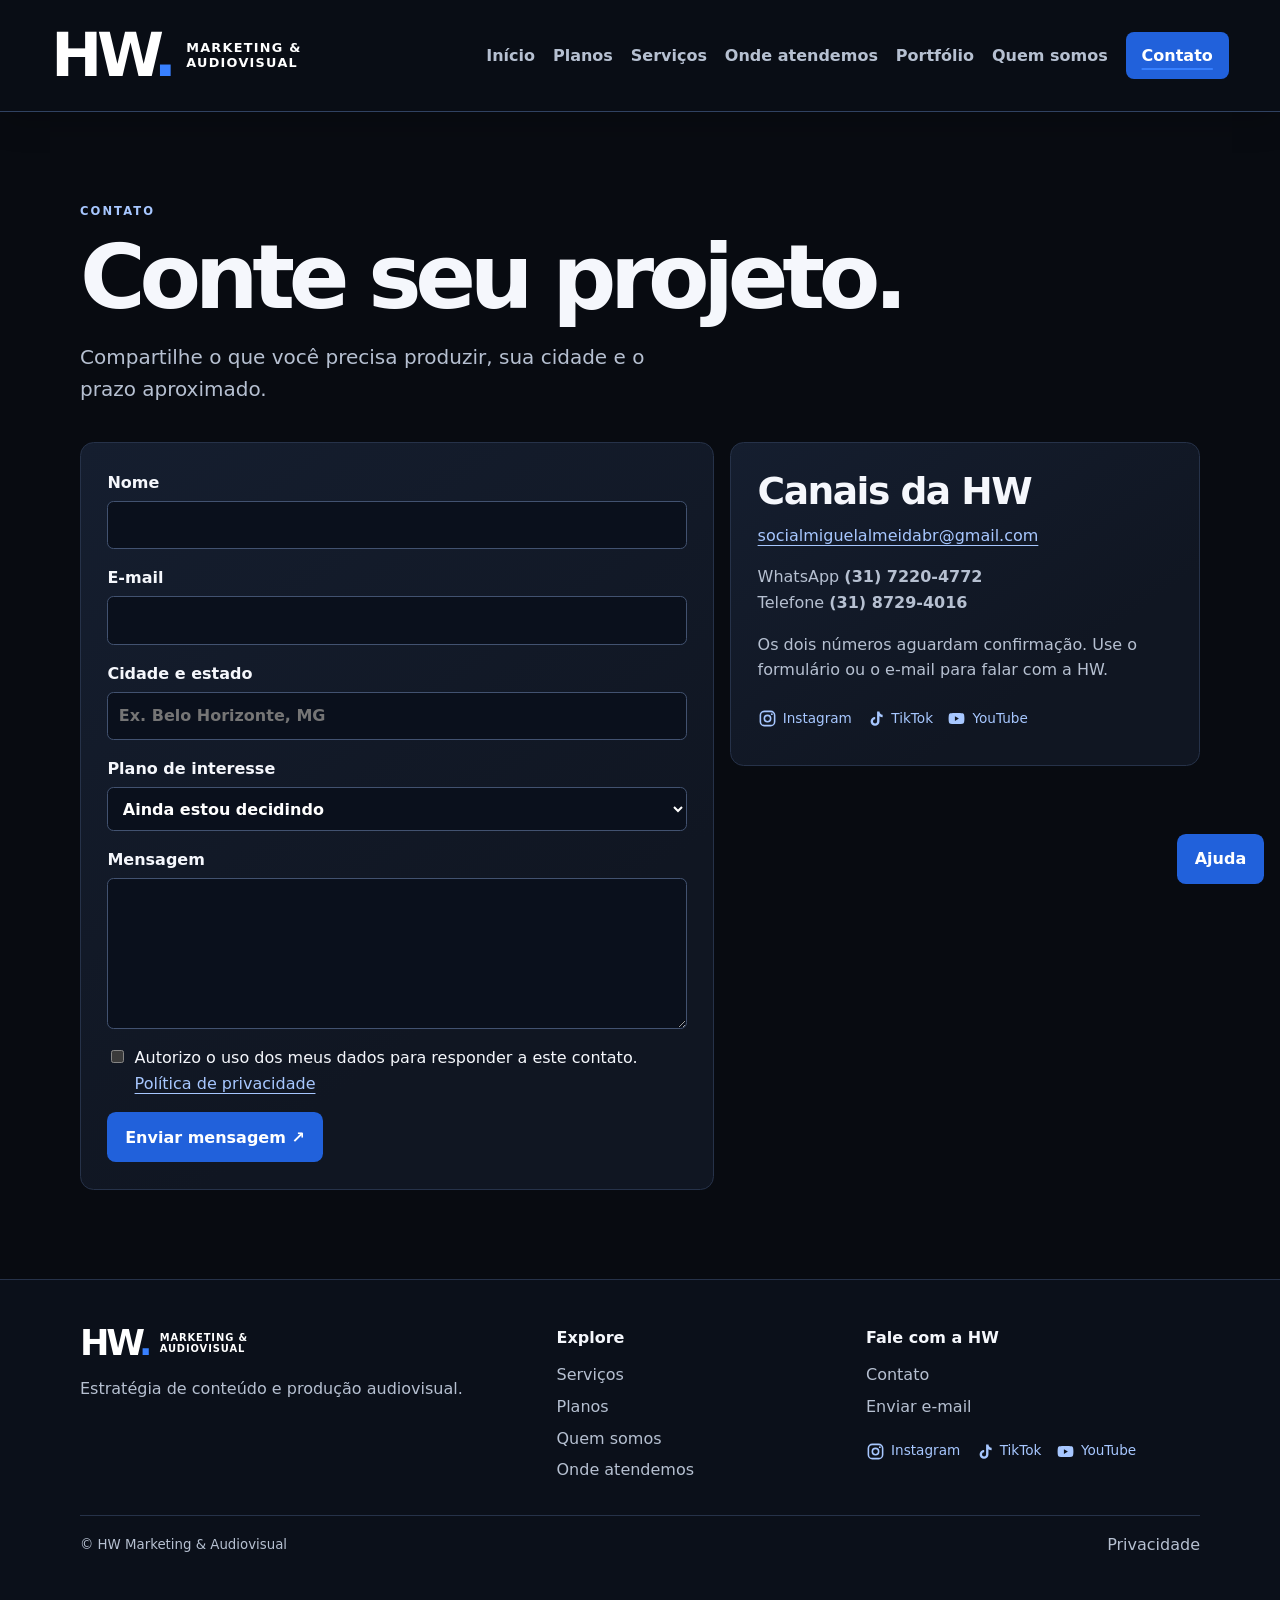
<file: contato.html>
<!doctype html><html lang="pt-BR"><head><meta charset="utf-8"><meta name="viewport" content="width=device-width,initial-scale=1"><meta name="description" content="Contato | HW Marketing &amp; Audiovisual"><title>Contato | HW Marketing &amp; Audiovisual</title><link rel="stylesheet" href="assets/site.css"><script src="assets/site.js" defer></script></head><body><a class="skip" href="#conteudo">Ir ao conteúdo</a><header class="site-header"><a href="index.html" class="brand"><b>HW<span>.</span></b><span>MARKETING &amp;<br>AUDIOVISUAL</span></a><button class="menu" type="button" aria-controls="nav" aria-expanded="false" hidden>Menu</button><nav id="nav" aria-label="Navegação principal"><a href="index.html">Início</a><a href="planos.html">Planos</a><a href="servicos.html">Serviços</a><a href="onde-atendemos.html">Onde atendemos</a><a href="portfolio.html">Portfólio</a><a href="sobre.html">Quem somos</a><a href="contato.html" aria-current="page">Contato</a></nav></header><main id="conteudo" class="wrap"><section class="lead"><p class="eyebrow">CONTATO</p><h1>Conte seu projeto.</h1><p class="intro">Compartilhe o que você precisa produzir, sua cidade e o prazo aproximado.</p></section><div class="contact-layout"><form class="card" action="https://formsubmit.co/socialmiguelalmeidabr@gmail.com" method="POST"><input type="hidden" name="_next" id="redirect"><input type="hidden" name="_subject" value="Novo contato | Site HW"><input type="hidden" name="_template" value="table"><div hidden><label>Deixe vazio <input name="_honey" tabindex="-1" autocomplete="off"></label></div><label>Nome <input name="nome" autocomplete="name" required maxlength="120"></label><label>E-mail <input type="email" name="email" autocomplete="email" required maxlength="254"></label><label>Cidade e estado <input name="localidade" id="localidade" maxlength="120" placeholder="Ex. Belo Horizonte, MG"></label><label>Plano de interesse <select name="plano" id="plano"><option value="">Ainda estou decidindo</option><option>Start</option><option>Plus</option><option>Pro</option><option>Premium</option></select></label><label>Mensagem <textarea name="mensagem" required rows="5" maxlength="3000"></textarea></label><div class="consent"><input id="consentimento" name="consentimento" type="checkbox" value="Autorizo o uso dos dados para resposta ao contato" required><div><label for="consentimento">Autorizo o uso dos meus dados para responder a este contato.</label> <a href="privacidade.html">Política de privacidade</a></div></div><button class="button">Enviar mensagem ↗</button><noscript><p>Com JavaScript desativado, o FormSubmit apresenta sua própria página de confirmação.</p></noscript></form><aside class="card"><h2>Canais da HW</h2><p><a href="mailto:socialmiguelalmeidabr@gmail.com">socialmiguelalmeidabr@gmail.com</a></p><p>WhatsApp <strong>(31) 7220-4772</strong><br>Telefone <strong>(31) 8729-4016</strong></p><p class="muted">Os dois números aguardam confirmação. Use o formulário ou o e-mail para falar com a HW.</p><div class="social"><a href="https://www.instagram.com/hw.audiovisual/" class="social-link"><svg viewBox="0 0 24 24" aria-hidden="true" fill="currentColor"><rect x="3" y="3" width="18" height="18" rx="5" fill="none" stroke="currentColor" stroke-width="2"/><circle cx="12" cy="12" r="4" fill="none" stroke="currentColor" stroke-width="2"/><circle cx="17.5" cy="6.5" r="1.2"/></svg><span>Instagram</span></a><a href="https://www.tiktok.com/@hw.audiovisual" class="social-link"><svg viewBox="0 0 24 24" aria-hidden="true" fill="currentColor"><path d="M14 3h3c.2 2.5 1.7 4 4 4.3v3a8 8 0 0 1-4-1.3v6.7a5.6 5.6 0 1 1-5.4-5.6v3a2.6 2.6 0 1 0 2.4 2.6V3z"/></svg><span>TikTok</span></a><a href="https://www.youtube.com/@hw.audiovisual" class="social-link"><svg viewBox="0 0 24 24" aria-hidden="true" fill="currentColor"><path d="M21.6 7.2a2.6 2.6 0 0 0-1.8-1.8C18.2 5 12 5 12 5s-6.2 0-7.8.4a2.6 2.6 0 0 0-1.8 1.8A27 27 0 0 0 2 12a27 27 0 0 0 .4 4.8 2.6 2.6 0 0 0 1.8 1.8c1.6.4 7.8.4 7.8.4s6.2 0 7.8-.4a2.6 2.6 0 0 0 1.8-1.8A27 27 0 0 0 22 12a27 27 0 0 0-.4-4.8zM10 15V9l5 3z"/></svg><span>YouTube</span></a></div></aside></div></main><footer class="site-footer"><div class="footer-grid"><div><a href="index.html" class="brand"><b>HW<span>.</span></b><span>MARKETING &amp;<br>AUDIOVISUAL</span></a><p>Estratégia de conteúdo e produção audiovisual.</p></div><div class="footer-links"><strong>Explore</strong><a href="servicos.html">Serviços</a><a href="planos.html">Planos</a><a href="sobre.html">Quem somos</a><a href="onde-atendemos.html">Onde atendemos</a></div><div class="footer-links"><strong>Fale com a HW</strong><a href="contato.html">Contato</a><a href="mailto:socialmiguelalmeidabr@gmail.com">Enviar e-mail</a><div class="social"><a href="https://www.instagram.com/hw.audiovisual/" class="social-link"><svg viewBox="0 0 24 24" aria-hidden="true" fill="currentColor"><rect x="3" y="3" width="18" height="18" rx="5" fill="none" stroke="currentColor" stroke-width="2"/><circle cx="12" cy="12" r="4" fill="none" stroke="currentColor" stroke-width="2"/><circle cx="17.5" cy="6.5" r="1.2"/></svg><span>Instagram</span></a><a href="https://www.tiktok.com/@hw.audiovisual" class="social-link"><svg viewBox="0 0 24 24" aria-hidden="true" fill="currentColor"><path d="M14 3h3c.2 2.5 1.7 4 4 4.3v3a8 8 0 0 1-4-1.3v6.7a5.6 5.6 0 1 1-5.4-5.6v3a2.6 2.6 0 1 0 2.4 2.6V3z"/></svg><span>TikTok</span></a><a href="https://www.youtube.com/@hw.audiovisual" class="social-link"><svg viewBox="0 0 24 24" aria-hidden="true" fill="currentColor"><path d="M21.6 7.2a2.6 2.6 0 0 0-1.8-1.8C18.2 5 12 5 12 5s-6.2 0-7.8.4a2.6 2.6 0 0 0-1.8 1.8A27 27 0 0 0 2 12a27 27 0 0 0 .4 4.8 2.6 2.6 0 0 0 1.8 1.8c1.6.4 7.8.4 7.8.4s6.2 0 7.8-.4a2.6 2.6 0 0 0 1.8-1.8A27 27 0 0 0 22 12a27 27 0 0 0-.4-4.8zM10 15V9l5 3z"/></svg><span>YouTube</span></a></div></div></div><div class="footer-bottom"><small>© HW Marketing &amp; Audiovisual</small><a href="privacidade.html">Privacidade</a></div></footer></body></html>
</file>
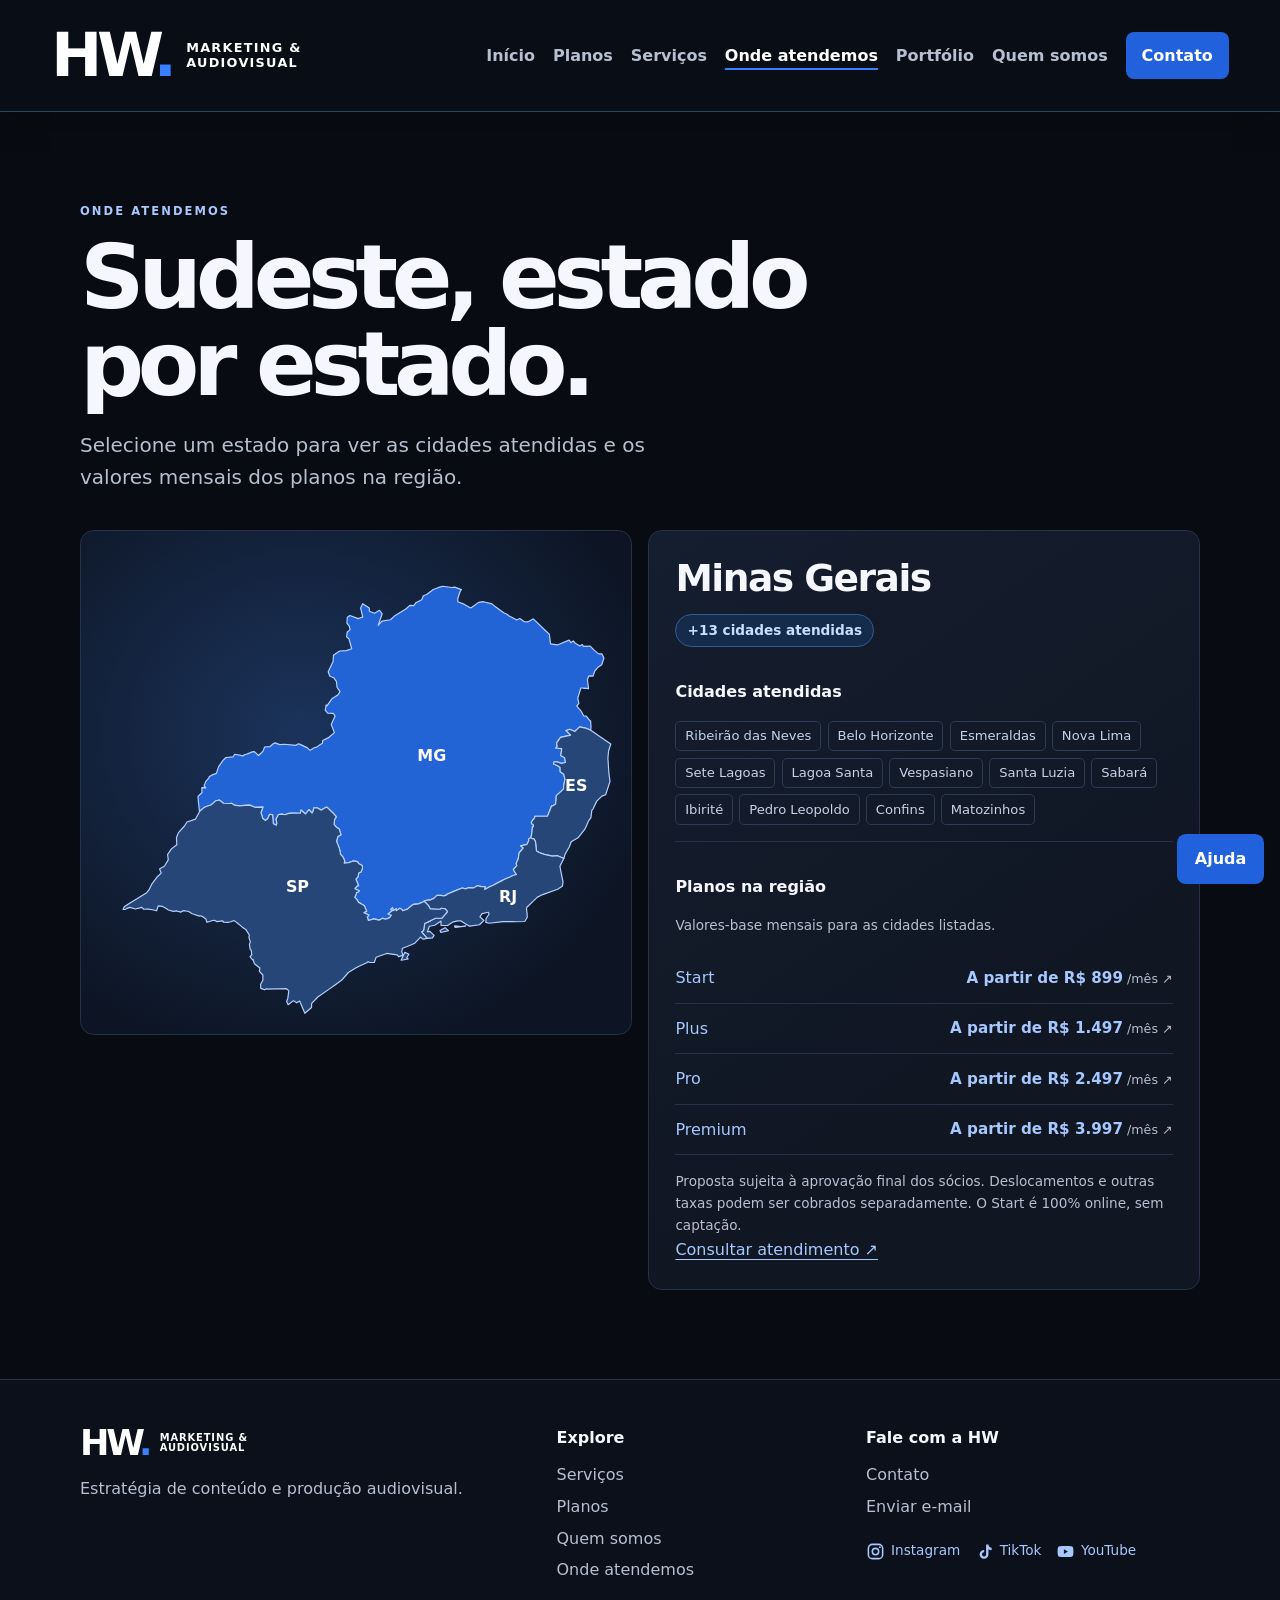
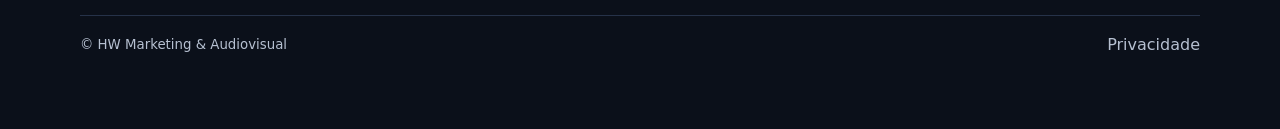
<file: onde-atendemos.html>
<!doctype html><html lang="pt-BR"><head><meta charset="utf-8"><meta name="viewport" content="width=device-width,initial-scale=1"><meta name="description" content="Onde atendemos | HW Marketing &amp; Audiovisual"><title>Onde atendemos | HW Marketing &amp; Audiovisual</title><link rel="stylesheet" href="assets/site.css"><script src="assets/site.js" defer></script></head><body><a class="skip" href="#conteudo">Ir ao conteúdo</a><header class="site-header"><a href="index.html" class="brand"><b>HW<span>.</span></b><span>MARKETING &amp;<br>AUDIOVISUAL</span></a><button class="menu" type="button" aria-controls="nav" aria-expanded="false" hidden>Menu</button><nav id="nav" aria-label="Navegação principal"><a href="index.html">Início</a><a href="planos.html">Planos</a><a href="servicos.html">Serviços</a><a href="onde-atendemos.html" aria-current="page">Onde atendemos</a><a href="portfolio.html">Portfólio</a><a href="sobre.html">Quem somos</a><a href="contato.html">Contato</a></nav></header><main id="conteudo" class="wrap"><section class="lead"><p class="eyebrow">ONDE ATENDEMOS</p><h1>Sudeste, estado por estado.</h1><p class="intro">Selecione um estado para ver as cidades atendidas e os valores mensais dos planos na região.</p></section><div class="region"><div class="map"><svg viewBox="-14 -21 655 599" role="group" aria-label="Mapa interativo dos estados do Sudeste" xmlns="http://www.w3.org/2000/svg"><g role="button" tabindex="0" data-state="MG" aria-label="Minas Gerais" aria-pressed="true"><path d="M270.6 233.6L266.7 236.4L262.8 237.4L262.6 237.9L258.7 240.2L255.6 237.3L247.0 233.1L245.0 232.4L242.0 234.3L228.5 233.0L222.7 233.4L217.1 231.3L215.3 232.1L211.2 235.7L204.7 236.2L202.8 241.2L200.9 243.1L197.4 246.4L192.5 241.7L189.9 242.0L182.3 245.2L180.8 245.2L179.2 246.8L169.1 244.9L166.9 248.1L158.7 248.7L155.1 252.2L149.9 259.6L147.2 267.7L142.4 269.4L138.6 271.8L138.3 273.0L134.5 277.5L132.5 282.6L134.6 285.0L129.9 284.7L130.1 290.4L125.4 295.0L125.6 299.6L127.1 313.1L132.0 308.8L133.8 307.7L140.7 305.3L143.8 302.8L146.0 300.6L150.7 299.4L155.7 303.2L162.9 303.5L165.7 303.4L168.4 305.4L174.4 306.3L181.2 305.7L187.0 305.5L193.9 308.2L202.7 307.8L200.3 314.6L202.1 319.8L202.3 321.1L205.6 323.7L208.3 321.6L210.7 316.3L214.2 317.1L215.1 327.7L218.5 329.3L219.3 327.5L218.4 321.9L221.2 316.6L225.2 316.1L228.8 316.9L233.5 315.3L237.3 315.0L247.3 315.1L248.0 311.3L253.5 316.0L257.6 310.9L261.1 315.0L262.4 312.7L263.2 308.7L267.0 308.6L272.3 311.4L276.3 308.9L278.8 307.8L285.8 314.5L290.0 319.3L289.9 319.7L288.0 322.6L287.3 328.5L290.3 331.8L293.8 334.1L294.0 335.0L293.8 335.2L295.6 340.6L292.0 342.8L290.2 348.6L290.2 348.6L292.2 353.1L293.6 356.8L294.9 362.2L294.9 363.8L298.1 367.5L300.1 371.6L299.5 374.6L305.0 373.9L309.4 372.3L310.2 371.8L315.2 372.7L316.6 375.0L321.2 377.7L321.1 381.2L319.2 385.3L316.7 386.3L316.0 390.6L313.4 393.7L316.5 401.0L315.1 401.6L312.1 405.0L317.4 407.5L315.3 409.5L314.2 409.4L313.8 411.2L312.0 415.3L314.7 418.0L316.6 421.4L319.5 422.8L323.5 425.2L324.9 428.8L326.2 431.7L322.8 433.6L328.8 436.4L327.0 438.9L328.3 442.8L334.9 441.0L341.0 442.5L345.1 440.3L348.8 441.3L353.3 439.7L355.7 436.6L351.7 435.1L356.5 431.2L354.9 429.7L357.1 427.6L357.7 431.2L361.5 428.9L361.4 431.2L365.7 428.4L368.3 429.8L369.2 431.3L374.8 429.3L379.2 425.6L381.1 424.1L382.0 423.7L387.9 423.1L393.2 420.9L394.7 419.9L394.7 419.8L394.9 419.3L400.9 418.3L401.1 418.7L406.2 416.5L409.9 413.0L414.1 412.9L418.4 413.5L421.5 412.3L421.9 411.7L430.7 407.9L439.9 404.1L442.3 404.7L444.0 405.2L447.3 403.8L454.0 404.0L457.9 401.4L458.8 401.6L463.1 402.5L467.2 402.5L467.3 402.8L466.8 406.0L472.8 402.7L476.8 400.8L487.4 395.4L489.9 394.1L496.1 391.4L496.3 391.3L499.8 389.6L504.6 388.1L500.9 382.4L501.2 382.0L505.1 377.6L504.2 374.9L505.9 371.0L506.4 370.7L507.4 365.4L507.7 362.6L508.6 361.3L511.0 358.6L512.7 356.6L512.5 356.3L509.6 354.0L517.2 352.2L519.2 348.0L519.2 345.7L521.5 344.4L522.6 341.0L523.7 331.4L524.8 331.1L524.6 328.6L523.2 328.0L522.2 326.4L523.8 323.5L525.9 321.2L526.6 318.7L530.6 318.7L541.4 318.7L541.6 318.7L546.5 306.3L547.6 306.5L551.3 304.2L551.8 298.5L552.1 294.1L560.6 286.4L560.8 282.7L562.3 274.8L562.1 273.4L560.9 268.8L556.7 265.8L556.5 260.7L553.4 258.2L548.8 256.5L549.3 253.9L553.0 253.9L558.3 255.7L563.0 254.7L561.9 249.0L557.2 246.4L558.2 241.5L558.4 238.2L551.5 237.4L553.1 235.8L552.5 231.4L557.1 224.8L569.2 222.1L563.6 216.6L568.1 215.2L574.0 217.8L579.8 212.2L586.7 213.7L593.0 216.3L593.4 212.4L592.9 205.0L592.2 205.0L587.7 199.5L584.7 199.3L581.7 193.7L580.1 191.8L576.4 187.6L578.9 184.3L577.6 178.1L581.3 166.0L583.8 166.0L585.0 166.5L585.2 166.1L590.4 166.7L589.3 157.3L589.0 156.4L590.7 151.6L595.8 151.9L597.8 145.9L601.8 141.2L606.1 138.3L608.8 130.4L606.3 125.2L602.4 125.3L597.1 120.9L592.4 116.2L584.2 116.3L583.1 114.2L580.1 115.9L574.7 112.7L572.3 109.9L569.4 112.0L567.3 109.0L553.2 114.7L545.1 113.4L544.6 108.6L543.7 102.0L543.6 101.9L539.6 98.1L526.5 85.5L524.7 83.8L524.3 83.9L518.1 87.3L514.0 87.1L508.6 83.2L504.6 84.9L504.1 84.4L495.4 79.9L493.8 78.4L489.4 76.4L478.4 68.4L475.5 65.8L465.3 63.2L459.5 64.0L451.9 69.6L450.0 70.7L450.0 70.7L442.1 66.1L434.7 63.2L434.8 59.1L437.5 51.0L439.0 48.8L431.0 45.8L427.7 46.3L416.9 44.8L411.9 46.2L405.6 48.7L397.6 54.7L393.7 56.2L391.8 60.8L384.7 64.5L382.3 67.8L377.6 67.5L373.2 71.6L359.8 79.8L354.5 84.7L344.4 86.3L339.9 91.4L344.7 77.6L341.6 73.4L341.5 73.5L335.6 76.9L329.4 74.6L329.3 70.7L321.5 65.6L319.0 70.7L321.5 81.5L320.5 81.8L316.2 83.3L306.2 79.7L303.2 81.8L302.7 88.6L305.5 92.3L306.5 96.4L303.0 99.6L302.3 105.1L305.1 107.3L308.4 119.2L302.1 121.4L294.1 121.9L286.6 126.9L286.7 127.5L286.1 134.8L280.4 146.6L282.2 151.6L287.2 154.0L290.2 158.3L291.0 165.4L294.5 170.2L292.1 174.1L284.8 178.9L278.9 187.2L277.9 186.2L277.3 190.1L276.8 192.2L279.8 195.8L286.5 196.2L288.6 199.3L284.0 209.4L287.8 219.1L282.4 223.7L281.4 224.8L273.8 228.5L273.6 231.7L270.6 233.6Z"/><text x="403.74240078290546" y="247.0999999999999">MG</text></g><g role="button" tabindex="0" data-state="ES" aria-label="Espírito Santo" aria-pressed="false"><path d="M547.6 306.5L546.5 306.3L541.6 318.7L541.4 318.7L530.6 318.7L526.6 318.7L525.9 321.2L523.8 323.5L522.2 326.4L523.2 328.0L524.6 328.6L524.8 331.1L523.7 331.4L522.6 341.0L521.5 344.4L522.8 345.0L525.8 346.0L527.3 349.3L527.6 352.6L528.4 360.0L531.5 361.8L535.2 363.2L539.1 364.5L547.4 366.2L553.4 365.7L561.0 369.1L562.5 363.9L567.6 355.0L569.8 349.0L572.3 347.6L577.9 344.4L586.3 333.8L590.7 323.9L593.3 320.4L594.3 311.7L595.9 309.8L600.2 300.7L606.4 294.8L610.8 293.1L616.0 277.2L614.7 267.7L613.5 249.7L614.3 241.0L616.9 232.7L606.4 225.4L593.1 216.4L593.0 216.3L586.7 213.7L579.8 212.2L574.0 217.8L568.1 215.2L563.6 216.6L569.2 222.1L557.1 224.8L552.5 231.4L553.1 235.8L551.5 237.4L558.4 238.2L558.2 241.5L557.2 246.4L561.9 249.0L563.0 254.7L558.3 255.7L553.0 253.9L549.3 253.9L548.8 256.5L553.4 258.2L556.5 260.7L556.7 265.8L560.9 268.8L562.1 273.4L562.3 274.8L560.8 282.7L560.6 286.4L552.1 294.1L551.8 298.5L551.3 304.2L547.6 306.5Z"/><text x="575.7813257963898" y="282.97999999999996">ES</text></g><g role="button" tabindex="0" data-state="RJ" aria-label="Rio de Janeiro" aria-pressed="false"><path d="M402.1 443.3L395.4 446.4L394.0 454.7L391.5 456.5L398.4 464.1L404.5 463.6L406.5 460.6L401.5 455.9L398.5 456.5L400.8 449.7L407.2 448.5L414.8 443.6L414.7 448.6L422.5 448.8L429.4 444.5L434.8 443.3L438.5 443.4L448.6 449.6L460.6 447.9L465.9 442.8L461.1 438.5L463.6 434.7L471.2 433.1L471.8 434.6L471.8 435.4L468.4 440.6L468.1 445.1L472.3 446.1L488.4 444.3L499.6 444.2L504.0 444.4L514.5 444.1L517.5 439.0L517.3 434.8L516.5 428.7L517.0 427.1L524.0 420.4L529.6 415.0L535.9 412.0L553.6 405.6L559.2 402.2L560.1 397.1L557.3 383.6L556.4 378.1L561.0 369.1L553.4 365.7L547.4 366.2L539.1 364.5L535.2 363.2L531.5 361.8L528.4 360.0L527.6 352.6L527.3 349.3L525.8 346.0L522.8 345.0L521.5 344.4L519.2 345.7L519.2 348.0L517.2 352.2L509.6 354.0L512.5 356.3L512.7 356.6L511.0 358.6L508.6 361.3L507.7 362.6L507.4 365.4L506.4 370.7L505.9 371.0L504.2 374.9L505.1 377.6L501.2 382.0L500.9 382.4L504.6 388.1L499.8 389.6L496.3 391.3L496.1 391.4L489.9 394.1L487.4 395.4L476.8 400.8L472.8 402.7L466.8 406.0L467.3 402.8L467.2 402.5L463.1 402.5L458.8 401.6L457.9 401.4L454.0 404.0L447.3 403.8L444.0 405.2L442.3 404.7L439.9 404.1L430.7 407.9L421.9 411.7L421.5 412.3L418.4 413.5L414.1 412.9L409.9 413.0L406.2 416.5L401.1 418.7L400.9 418.3L394.9 419.3L394.7 419.8L394.7 419.9L399.9 425.2L401.8 429.0L409.5 429.5L414.1 429.3L414.9 428.3L419.9 429.0L422.5 432.2L415.9 440.1L408.3 440.2L402.5 442.8L402.1 443.3ZM414.6 457.1L423.6 454.9L419.6 451.4L413.6 454.9L414.6 457.1ZM438.6 450.0L430.8 449.3L431.7 451.2L438.6 450.1L444.0 449.6L444.1 449.2L438.6 450.0Z"/><text x="494.5167079508243" y="415">RJ</text></g><g role="button" tabindex="0" data-state="SP" aria-label="São Paulo" aria-pressed="false"><path d="M313.4 393.7L316.0 390.6L316.7 386.3L319.2 385.3L321.1 381.2L321.2 377.7L316.6 375.0L315.2 372.7L310.2 371.8L309.4 372.3L305.0 373.9L299.5 374.6L300.1 371.6L298.1 367.5L294.9 363.8L294.9 362.2L293.6 356.8L292.2 353.1L290.2 348.6L290.2 348.6L292.0 342.8L295.6 340.6L293.8 335.2L294.0 335.0L293.8 334.1L290.3 331.8L287.3 328.5L288.0 322.6L289.9 319.7L290.0 319.3L285.8 314.5L278.8 307.8L276.3 308.9L272.3 311.4L267.0 308.6L263.2 308.7L262.4 312.7L261.1 315.0L257.6 310.9L253.5 316.0L248.0 311.3L247.3 315.1L237.3 315.0L233.5 315.3L228.8 316.9L225.2 316.1L221.2 316.6L218.4 321.9L219.3 327.5L218.5 329.3L215.1 327.7L214.2 317.1L210.7 316.3L208.3 321.6L205.6 323.7L202.3 321.1L202.1 319.8L200.3 314.6L202.7 307.8L193.9 308.2L187.0 305.5L181.2 305.7L174.4 306.3L168.4 305.4L165.7 303.4L162.9 303.5L155.7 303.2L150.7 299.4L146.0 300.6L143.8 302.8L140.7 305.3L133.8 307.7L132.0 308.8L127.1 313.1L127.0 313.6L122.4 322.1L112.2 325.6L109.0 330.6L102.6 337.6L102.2 337.9L99.7 343.9L100.1 352.6L93.7 357.6L89.1 364.3L89.9 370.7L85.5 377.9L79.5 381.4L81.5 386.4L76.9 390.7L70.1 399.9L66.9 406.5L64.2 409.7L55.5 415.1L42.9 423.0L37.5 426.4L36.1 429.8L39.0 429.6L40.1 428.7L43.9 427.2L50.0 428.9L50.8 429.2L58.4 427.2L60.6 429.5L64.6 429.2L65.7 429.3L71.3 430.1L76.0 431.3L77.3 427.4L78.0 425.4L82.4 426.0L82.6 426.0L88.1 428.9L88.6 429.4L90.1 430.3L96.1 432.0L99.8 431.5L100.0 431.5L104.7 432.9L107.8 431.2L112.7 431.9L114.2 432.2L117.9 434.5L119.5 435.2L126.9 437.7L128.0 437.2L130.2 437.9L134.7 441.0L135.9 445.0L142.8 442.9L145.4 442.8L147.6 444.2L154.8 443.3L155.6 444.8L161.5 445.0L164.6 444.4L168.0 442.9L171.4 445.1L171.5 445.3L177.5 450.2L178.1 450.7L178.6 451.3L182.6 454.0L186.4 460.2L186.0 463.3L187.7 468.3L186.6 471.3L187.5 477.2L188.7 478.3L189.4 483.7L187.3 485.8L190.4 489.9L191.0 489.4L192.5 494.3L199.0 499.5L198.4 503.4L202.6 507.8L202.6 511.8L202.6 513.2L202.7 513.7L199.9 518.8L200.1 523.7L204.6 525.4L206.7 524.1L207.9 524.6L217.3 524.2L221.7 524.3L230.8 524.0L233.5 526.6L232.3 535.4L230.9 539.4L232.7 543.1L239.0 538.3L242.8 540.9L246.4 538.8L252.6 553.4L260.5 546.5L260.7 541.6L268.4 533.7L282.0 524.3L296.6 513.8L304.4 504.8L312.6 499.8L317.1 497.3L326.3 493.1L327.9 491.9L330.0 492.9L335.2 492.8L337.5 486.6L350.0 482.1L362.5 483.8L364.2 485.9L369.3 484.4L368.0 479.8L368.9 475.9L374.5 473.8L383.6 469.9L390.4 462.6L393.2 465.0L398.4 464.1L391.5 456.5L394.0 454.7L395.4 446.4L402.1 443.3L402.5 442.8L408.3 440.2L415.9 440.1L422.5 432.2L419.9 429.0L414.9 428.3L414.1 429.3L409.5 429.5L401.8 429.0L399.9 425.2L394.7 419.9L393.2 420.9L387.9 423.1L382.0 423.7L381.1 424.1L379.2 425.6L374.8 429.3L369.2 431.3L368.3 429.8L365.7 428.4L361.4 431.2L361.5 428.9L357.7 431.2L357.1 427.6L354.9 429.7L356.5 431.2L351.7 435.1L355.7 436.6L353.3 439.7L348.8 441.3L345.1 440.3L341.0 442.5L334.9 441.0L328.3 442.8L327.0 438.9L328.8 436.4L322.8 433.6L326.2 431.7L324.9 428.8L323.5 425.2L319.5 422.8L316.6 421.4L314.7 418.0L312.0 415.3L313.8 411.2L314.2 409.4L315.3 409.5L317.4 407.5L312.1 405.0L315.1 401.6L316.5 401.0L313.4 393.7ZM373.9 487.2L376.5 483.0L371.7 480.7L367.2 490.2L375.7 488.7L373.9 487.2Z"/><text x="243.806716725144" y="403.5">SP</text></g></svg></div><article class="card region-details" id="region-details" aria-live="polite"><h2 id="state-name">Minas Gerais</h2><p class="city-count">+13 cidades atendidas</p><h3>Cidades atendidas</h3><ul class="city-list"><li>Ribeirão das Neves</li><li>Belo Horizonte</li><li>Esmeraldas</li><li>Nova Lima</li><li>Sete Lagoas</li><li>Lagoa Santa</li><li>Vespasiano</li><li>Santa Luzia</li><li>Sabará</li><li>Ibirité</li><li>Pedro Leopoldo</li><li>Confins</li><li>Matozinhos</li></ul><div class="regional-pricing"><h3>Planos na região</h3><p>Valores-base mensais para as cidades listadas.</p><ul class="regional-plans"><li><a href="contato.html?estado=MG&amp;plano=Start"><span>Start</span><strong>A partir de R$ 899<small>/mês ↗</small></strong></a></li><li><a href="contato.html?estado=MG&amp;plano=Plus"><span>Plus</span><strong>A partir de R$ 1.497<small>/mês ↗</small></strong></a></li><li><a href="contato.html?estado=MG&amp;plano=Pro"><span>Pro</span><strong>A partir de R$ 2.497<small>/mês ↗</small></strong></a></li><li><a href="contato.html?estado=MG&amp;plano=Premium"><span>Premium</span><strong>A partir de R$ 3.997<small>/mês ↗</small></strong></a></li></ul><p class="region-note">Proposta sujeita à aprovação final dos sócios. Deslocamentos e outras taxas podem ser cobrados separadamente. O Start é 100% online, sem captação.</p></div><a id="state-link" href="contato.html?estado=MG">Consultar atendimento ↗</a></article></div></main><footer class="site-footer"><div class="footer-grid"><div><a href="index.html" class="brand"><b>HW<span>.</span></b><span>MARKETING &amp;<br>AUDIOVISUAL</span></a><p>Estratégia de conteúdo e produção audiovisual.</p></div><div class="footer-links"><strong>Explore</strong><a href="servicos.html">Serviços</a><a href="planos.html">Planos</a><a href="sobre.html">Quem somos</a><a href="onde-atendemos.html">Onde atendemos</a></div><div class="footer-links"><strong>Fale com a HW</strong><a href="contato.html">Contato</a><a href="mailto:socialmiguelalmeidabr@gmail.com">Enviar e-mail</a><div class="social"><a href="https://www.instagram.com/hw.audiovisual/" class="social-link"><svg viewBox="0 0 24 24" aria-hidden="true" fill="currentColor"><rect x="3" y="3" width="18" height="18" rx="5" fill="none" stroke="currentColor" stroke-width="2"/><circle cx="12" cy="12" r="4" fill="none" stroke="currentColor" stroke-width="2"/><circle cx="17.5" cy="6.5" r="1.2"/></svg><span>Instagram</span></a><a href="https://www.tiktok.com/@hw.audiovisual" class="social-link"><svg viewBox="0 0 24 24" aria-hidden="true" fill="currentColor"><path d="M14 3h3c.2 2.5 1.7 4 4 4.3v3a8 8 0 0 1-4-1.3v6.7a5.6 5.6 0 1 1-5.4-5.6v3a2.6 2.6 0 1 0 2.4 2.6V3z"/></svg><span>TikTok</span></a><a href="https://www.youtube.com/@hw.audiovisual" class="social-link"><svg viewBox="0 0 24 24" aria-hidden="true" fill="currentColor"><path d="M21.6 7.2a2.6 2.6 0 0 0-1.8-1.8C18.2 5 12 5 12 5s-6.2 0-7.8.4a2.6 2.6 0 0 0-1.8 1.8A27 27 0 0 0 2 12a27 27 0 0 0 .4 4.8 2.6 2.6 0 0 0 1.8 1.8c1.6.4 7.8.4 7.8.4s6.2 0 7.8-.4a2.6 2.6 0 0 0 1.8-1.8A27 27 0 0 0 22 12a27 27 0 0 0-.4-4.8zM10 15V9l5 3z"/></svg><span>YouTube</span></a></div></div></div><div class="footer-bottom"><small>© HW Marketing &amp; Audiovisual</small><a href="privacidade.html">Privacidade</a></div></footer></body></html>
</file>
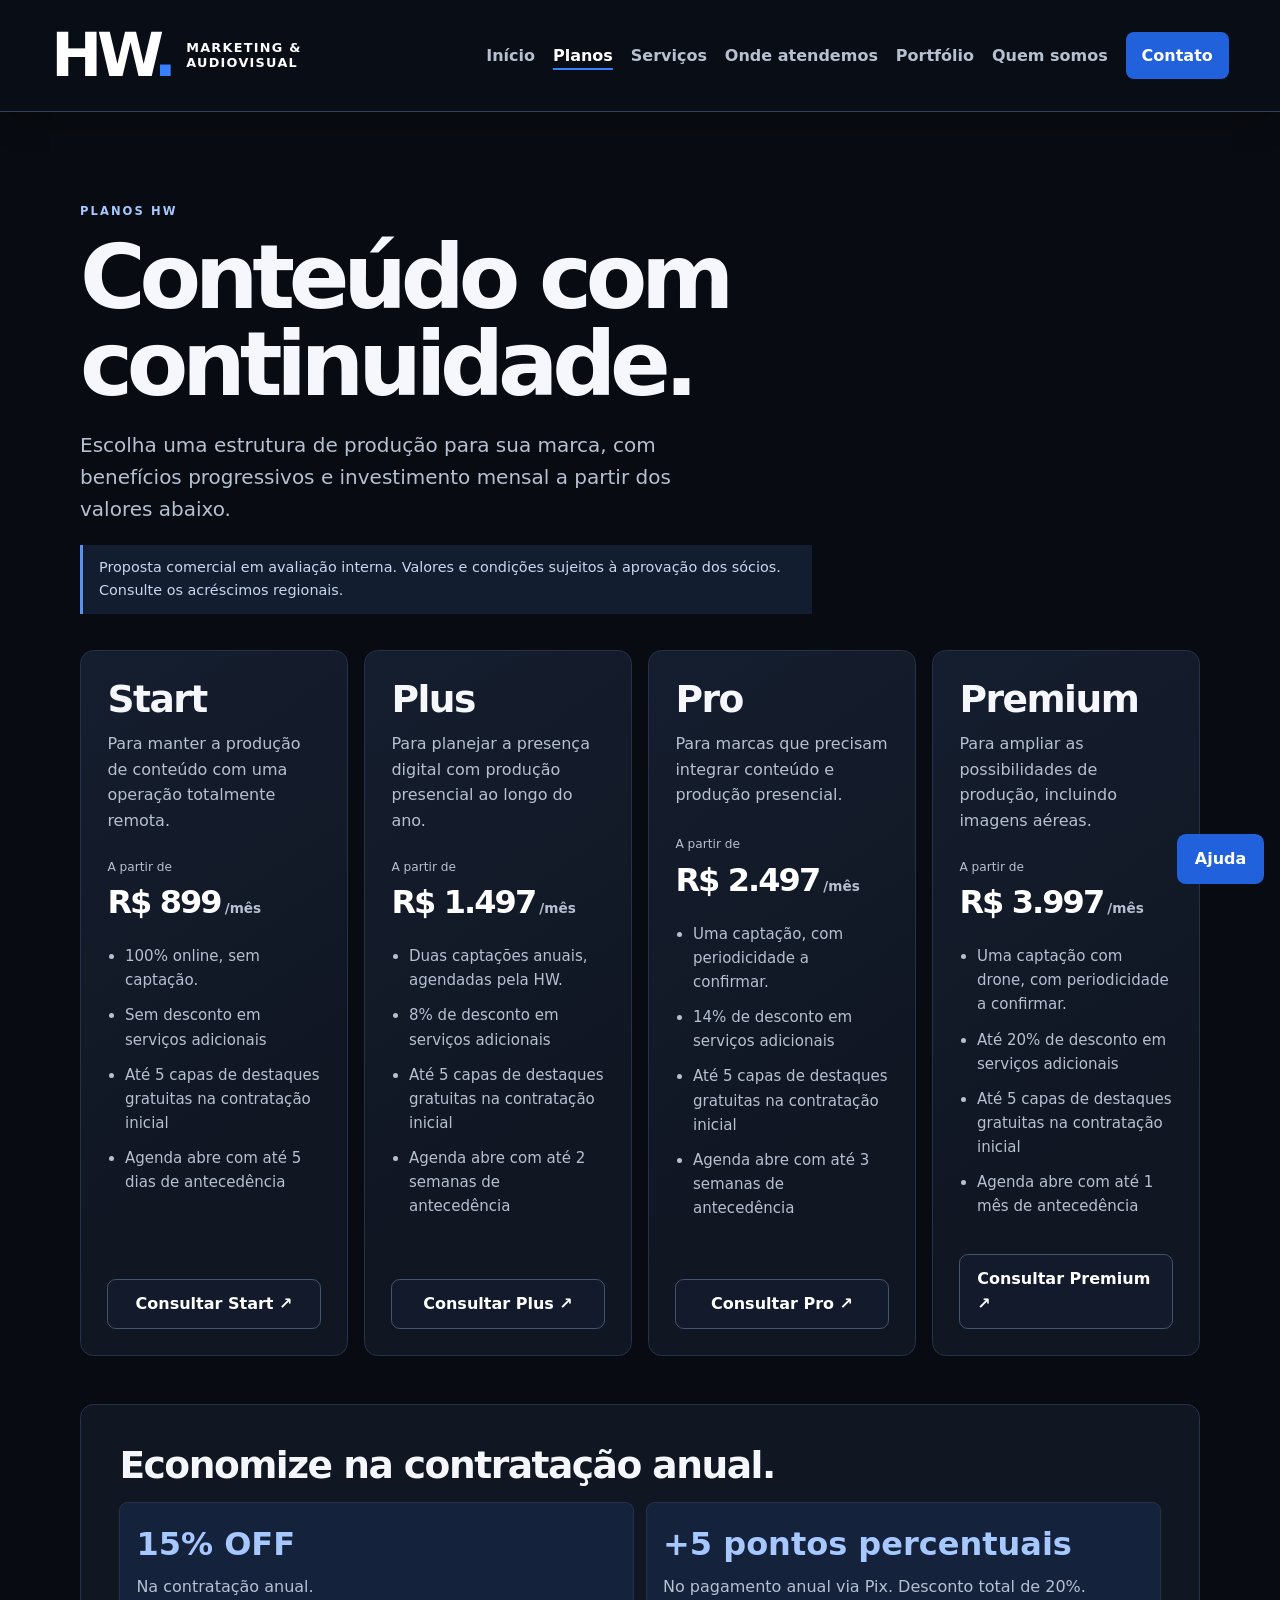
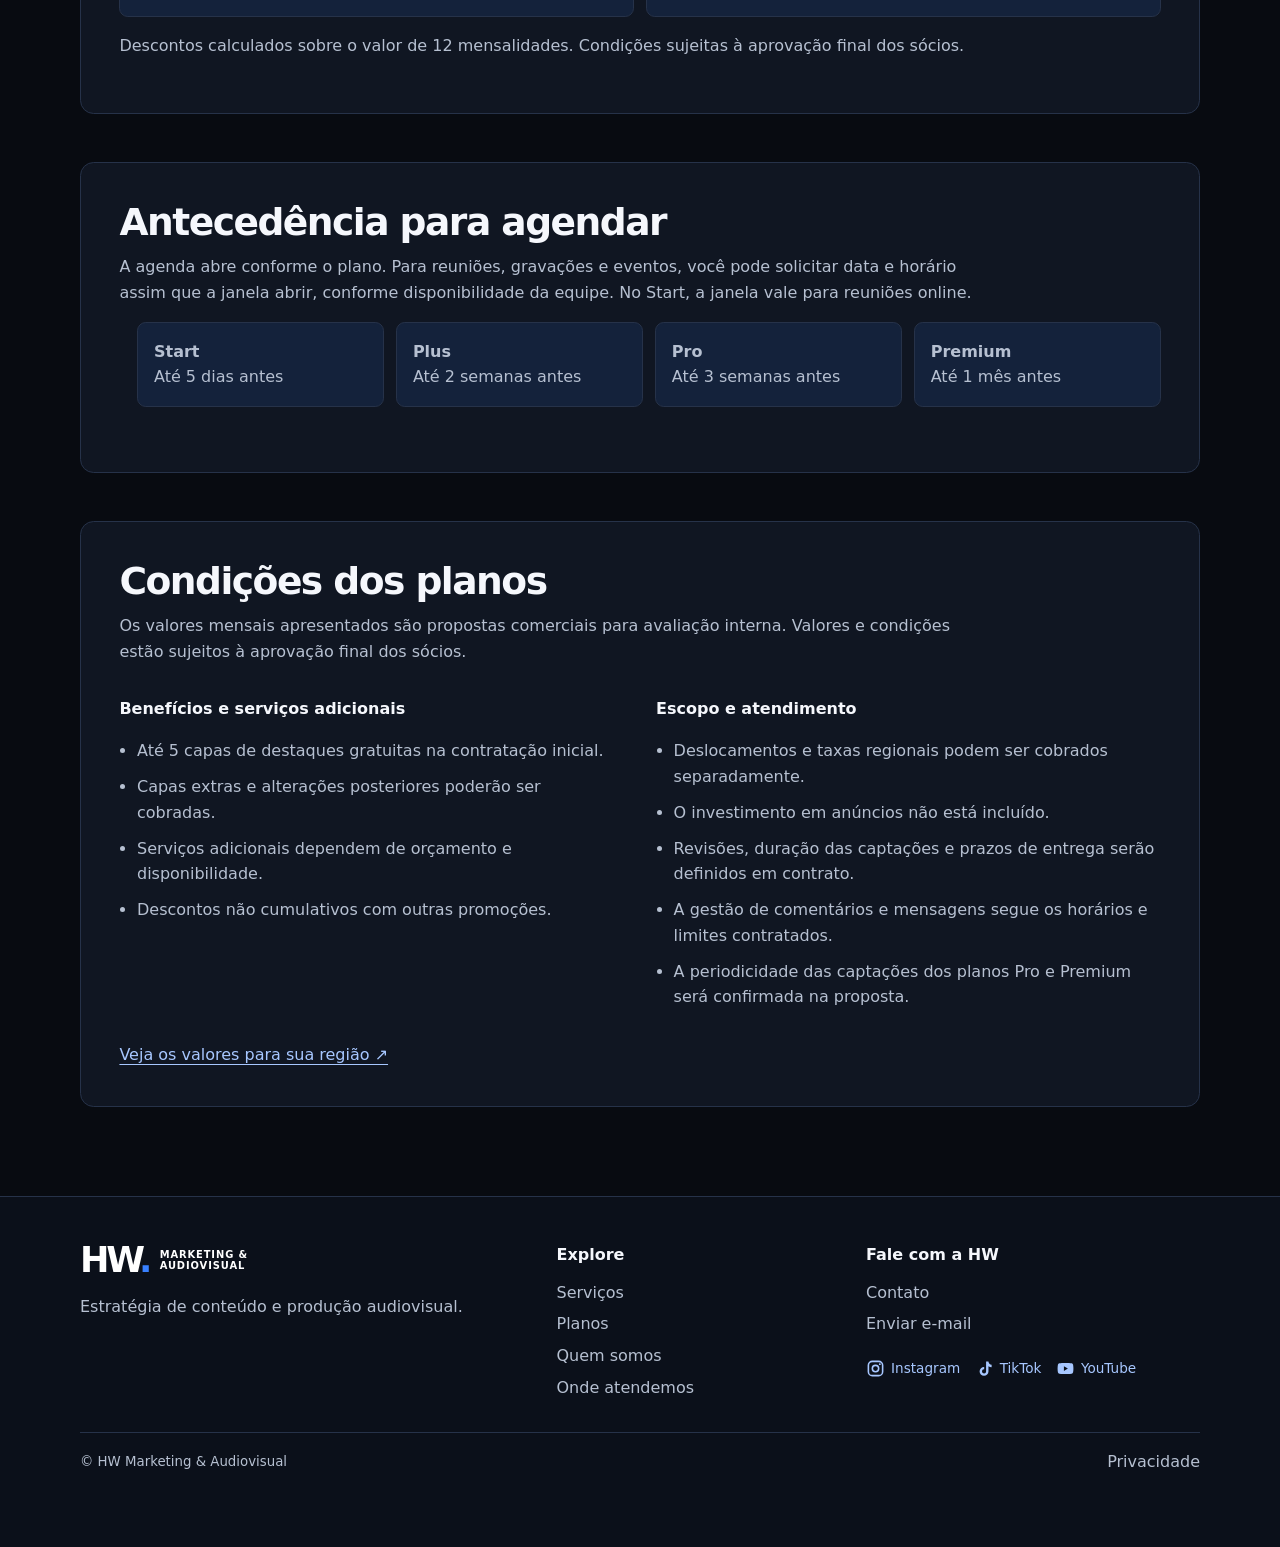
<file: planos.html>
<!doctype html><html lang="pt-BR"><head><meta charset="utf-8"><meta name="viewport" content="width=device-width,initial-scale=1"><meta name="description" content="Planos | HW Marketing &amp; Audiovisual"><title>Planos | HW Marketing &amp; Audiovisual</title><link rel="stylesheet" href="assets/site.css"><script src="assets/site.js" defer></script></head><body><a class="skip" href="#conteudo">Ir ao conteúdo</a><header class="site-header"><a href="index.html" class="brand"><b>HW<span>.</span></b><span>MARKETING &amp;<br>AUDIOVISUAL</span></a><button class="menu" type="button" aria-controls="nav" aria-expanded="false" hidden>Menu</button><nav id="nav" aria-label="Navegação principal"><a href="index.html">Início</a><a href="planos.html" aria-current="page">Planos</a><a href="servicos.html">Serviços</a><a href="onde-atendemos.html">Onde atendemos</a><a href="portfolio.html">Portfólio</a><a href="sobre.html">Quem somos</a><a href="contato.html">Contato</a></nav></header><main id="conteudo" class="wrap"><section class="lead"><p class="eyebrow">PLANOS HW</p><h1>Conteúdo com continuidade.</h1><p class="intro">Escolha uma estrutura de produção para sua marca, com benefícios progressivos e investimento mensal a partir dos valores abaixo.</p><p class="proposal-note">Proposta comercial em avaliação interna. Valores e condições sujeitos à aprovação dos sócios. Consulte os acréscimos regionais.</p></section><div class="grid plans-grid"><article class="card plan"><h2>Start</h2><p class="plan-summary">Para manter a produção de conteúdo com uma operação totalmente remota.</p><p class="price"><small>A partir de</small><strong>R$ 899</strong><span>/mês</span></p><ul class="plan-benefits"><li>100% online, sem captação.</li><li>Sem desconto em serviços adicionais</li><li>Até 5 capas de destaques gratuitas na contratação inicial</li><li>Agenda abre com até 5 dias de antecedência</li></ul><a class="button outline" href="contato.html?plano=Start">Consultar Start ↗</a></article><article class="card plan"><h2>Plus</h2><p class="plan-summary">Para planejar a presença digital com produção presencial ao longo do ano.</p><p class="price"><small>A partir de</small><strong>R$ 1.497</strong><span>/mês</span></p><ul class="plan-benefits"><li>Duas captações anuais, agendadas pela HW.</li><li>8% de desconto em serviços adicionais</li><li>Até 5 capas de destaques gratuitas na contratação inicial</li><li>Agenda abre com até 2 semanas de antecedência</li></ul><a class="button outline" href="contato.html?plano=Plus">Consultar Plus ↗</a></article><article class="card plan"><h2>Pro</h2><p class="plan-summary">Para marcas que precisam integrar conteúdo e produção presencial.</p><p class="price"><small>A partir de</small><strong>R$ 2.497</strong><span>/mês</span></p><ul class="plan-benefits"><li>Uma captação, com periodicidade a confirmar.</li><li>14% de desconto em serviços adicionais</li><li>Até 5 capas de destaques gratuitas na contratação inicial</li><li>Agenda abre com até 3 semanas de antecedência</li></ul><a class="button outline" href="contato.html?plano=Pro">Consultar Pro ↗</a></article><article class="card plan"><h2>Premium</h2><p class="plan-summary">Para ampliar as possibilidades de produção, incluindo imagens aéreas.</p><p class="price"><small>A partir de</small><strong>R$ 3.997</strong><span>/mês</span></p><ul class="plan-benefits"><li>Uma captação com drone, com periodicidade a confirmar.</li><li>Até 20% de desconto em serviços adicionais</li><li>Até 5 capas de destaques gratuitas na contratação inicial</li><li>Agenda abre com até 1 mês de antecedência</li></ul><a class="button outline" href="contato.html?plano=Premium">Consultar Premium ↗</a></article></div><section class="conditions annual-offer" id="pagamento-anual"><h2>Economize na contratação anual.</h2><div class="annual-grid"><div><strong>15% OFF</strong><p>Na contratação anual.</p></div><div><strong>+5 pontos percentuais</strong><p>No pagamento anual via Pix. Desconto total de 20%.</p></div></div><p>Descontos calculados sobre o valor de 12 mensalidades. Condições sujeitas à aprovação final dos sócios.</p></section><section class="conditions" id="agenda"><h2>Antecedência para agendar</h2><p>A agenda abre conforme o plano. Para reuniões, gravações e eventos, você pode solicitar data e horário assim que a janela abrir, conforme disponibilidade da equipe. No Start, a janela vale para reuniões online.</p><ul class="booking-grid"><li><strong>Start</strong><span>Até 5 dias antes</span></li><li><strong>Plus</strong><span>Até 2 semanas antes</span></li><li><strong>Pro</strong><span>Até 3 semanas antes</span></li><li><strong>Premium</strong><span>Até 1 mês antes</span></li></ul></section><section class="conditions"><h2>Condições dos planos</h2><p>Os valores mensais apresentados são propostas comerciais para avaliação interna. Valores e condições estão sujeitos à aprovação final dos sócios.</p><div class="conditions-grid"><div><h3>Benefícios e serviços adicionais</h3><ul><li>Até 5 capas de destaques gratuitas na contratação inicial.</li><li>Capas extras e alterações posteriores poderão ser cobradas.</li><li>Serviços adicionais dependem de orçamento e disponibilidade.</li><li>Descontos não cumulativos com outras promoções.</li></ul></div><div><h3>Escopo e atendimento</h3><ul><li>Deslocamentos e taxas regionais podem ser cobrados separadamente.</li><li>O investimento em anúncios não está incluído.</li><li>Revisões, duração das captações e prazos de entrega serão definidos em contrato.</li><li>A gestão de comentários e mensagens segue os horários e limites contratados.</li><li>A periodicidade das captações dos planos Pro e Premium será confirmada na proposta.</li></ul></div></div><a href="onde-atendemos.html">Veja os valores para sua região ↗</a></section></main><footer class="site-footer"><div class="footer-grid"><div><a href="index.html" class="brand"><b>HW<span>.</span></b><span>MARKETING &amp;<br>AUDIOVISUAL</span></a><p>Estratégia de conteúdo e produção audiovisual.</p></div><div class="footer-links"><strong>Explore</strong><a href="servicos.html">Serviços</a><a href="planos.html">Planos</a><a href="sobre.html">Quem somos</a><a href="onde-atendemos.html">Onde atendemos</a></div><div class="footer-links"><strong>Fale com a HW</strong><a href="contato.html">Contato</a><a href="mailto:socialmiguelalmeidabr@gmail.com">Enviar e-mail</a><div class="social"><a href="https://www.instagram.com/hw.audiovisual/" class="social-link"><svg viewBox="0 0 24 24" aria-hidden="true" fill="currentColor"><rect x="3" y="3" width="18" height="18" rx="5" fill="none" stroke="currentColor" stroke-width="2"/><circle cx="12" cy="12" r="4" fill="none" stroke="currentColor" stroke-width="2"/><circle cx="17.5" cy="6.5" r="1.2"/></svg><span>Instagram</span></a><a href="https://www.tiktok.com/@hw.audiovisual" class="social-link"><svg viewBox="0 0 24 24" aria-hidden="true" fill="currentColor"><path d="M14 3h3c.2 2.5 1.7 4 4 4.3v3a8 8 0 0 1-4-1.3v6.7a5.6 5.6 0 1 1-5.4-5.6v3a2.6 2.6 0 1 0 2.4 2.6V3z"/></svg><span>TikTok</span></a><a href="https://www.youtube.com/@hw.audiovisual" class="social-link"><svg viewBox="0 0 24 24" aria-hidden="true" fill="currentColor"><path d="M21.6 7.2a2.6 2.6 0 0 0-1.8-1.8C18.2 5 12 5 12 5s-6.2 0-7.8.4a2.6 2.6 0 0 0-1.8 1.8A27 27 0 0 0 2 12a27 27 0 0 0 .4 4.8 2.6 2.6 0 0 0 1.8 1.8c1.6.4 7.8.4 7.8.4s6.2 0 7.8-.4a2.6 2.6 0 0 0 1.8-1.8A27 27 0 0 0 22 12a27 27 0 0 0-.4-4.8zM10 15V9l5 3z"/></svg><span>YouTube</span></a></div></div></div><div class="footer-bottom"><small>© HW Marketing &amp; Audiovisual</small><a href="privacidade.html">Privacidade</a></div></footer></body></html>
</file>
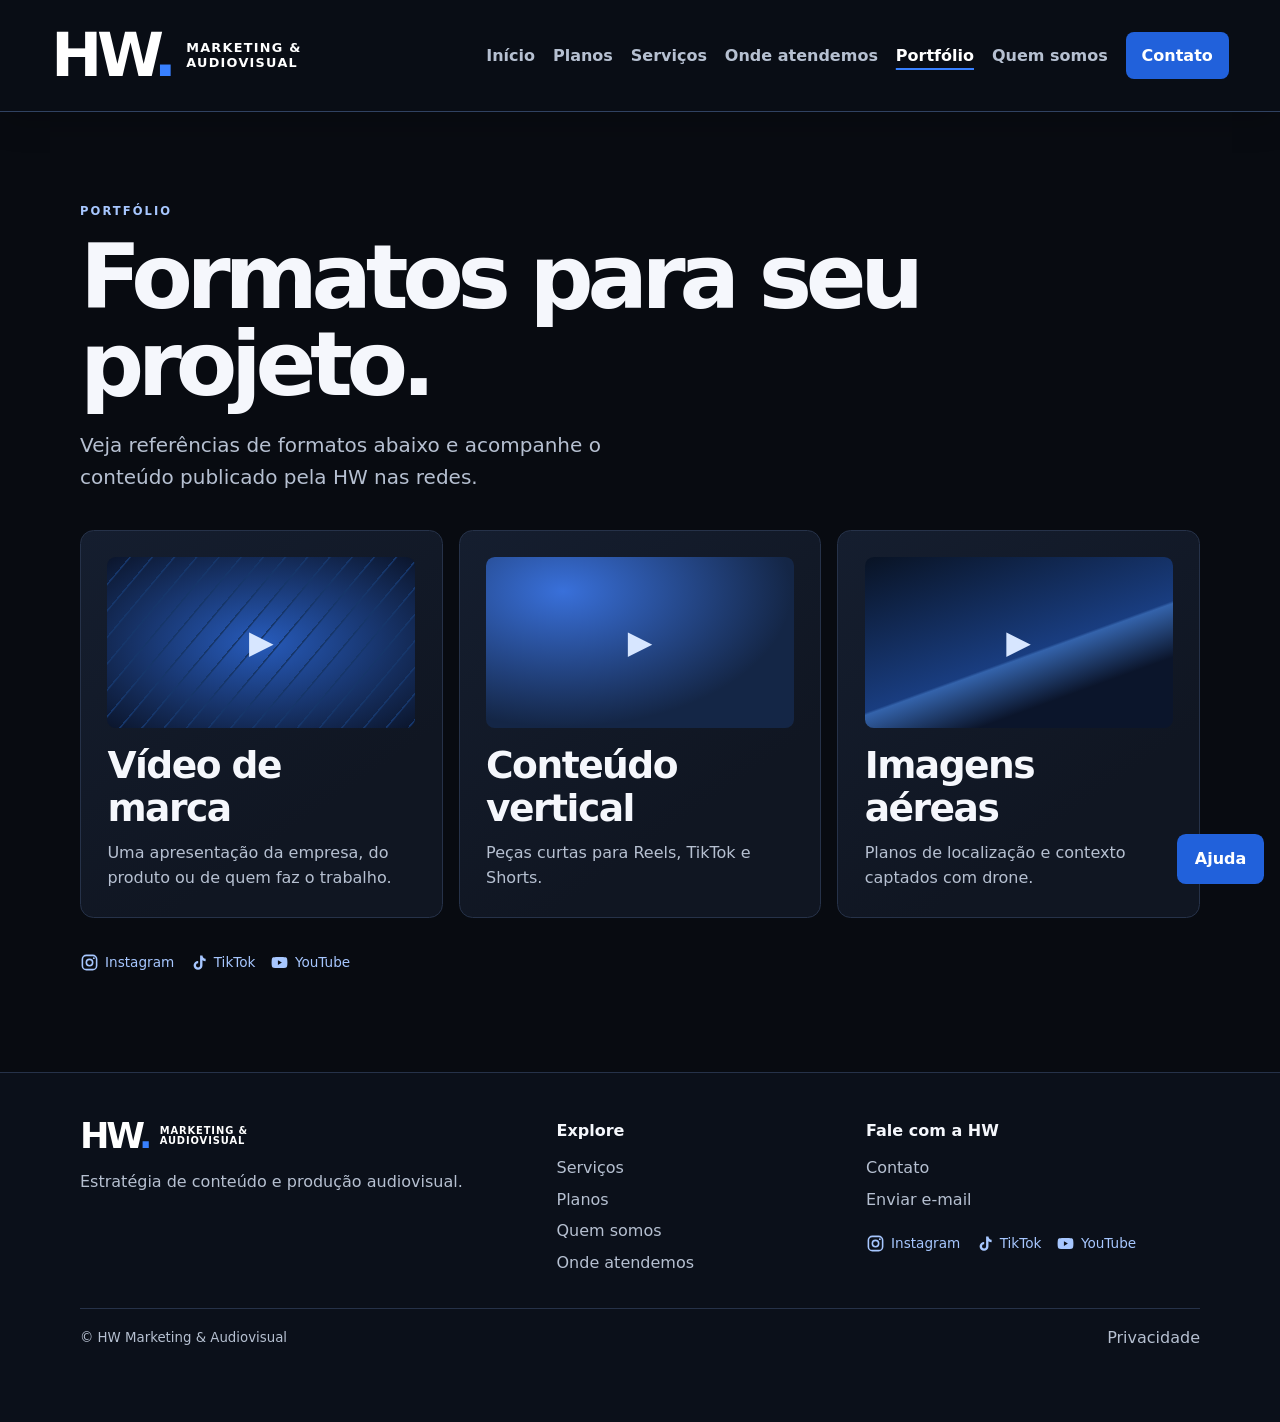
<file: portfolio.html>
<!doctype html><html lang="pt-BR"><head><meta charset="utf-8"><meta name="viewport" content="width=device-width,initial-scale=1"><meta name="description" content="Portfólio | HW Marketing &amp; Audiovisual"><title>Portfólio | HW Marketing &amp; Audiovisual</title><link rel="stylesheet" href="assets/site.css"><script src="assets/site.js" defer></script></head><body><a class="skip" href="#conteudo">Ir ao conteúdo</a><header class="site-header"><a href="index.html" class="brand"><b>HW<span>.</span></b><span>MARKETING &amp;<br>AUDIOVISUAL</span></a><button class="menu" type="button" aria-controls="nav" aria-expanded="false" hidden>Menu</button><nav id="nav" aria-label="Navegação principal"><a href="index.html">Início</a><a href="planos.html">Planos</a><a href="servicos.html">Serviços</a><a href="onde-atendemos.html">Onde atendemos</a><a href="portfolio.html" aria-current="page">Portfólio</a><a href="sobre.html">Quem somos</a><a href="contato.html">Contato</a></nav></header><main id="conteudo" class="wrap"><section class="lead"><p class="eyebrow">PORTFÓLIO</p><h1>Formatos para seu projeto.</h1><p class="intro">Veja referências de formatos abaixo e acompanhe o conteúdo publicado pela HW nas redes.</p></section><div class="grid"><article class="card"><div class="format f01" aria-hidden="true">▶</div><h2>Vídeo de marca</h2><p>Uma apresentação da empresa, do produto ou de quem faz o trabalho.</p></article><article class="card"><div class="format f02" aria-hidden="true">▶</div><h2>Conteúdo vertical</h2><p>Peças curtas para Reels, TikTok e Shorts.</p></article><article class="card"><div class="format f03" aria-hidden="true">▶</div><h2>Imagens aéreas</h2><p>Planos de localização e contexto captados com drone.</p></article></div><div class="social"><a href="https://www.instagram.com/hw.audiovisual/" class="social-link"><svg viewBox="0 0 24 24" aria-hidden="true" fill="currentColor"><rect x="3" y="3" width="18" height="18" rx="5" fill="none" stroke="currentColor" stroke-width="2"/><circle cx="12" cy="12" r="4" fill="none" stroke="currentColor" stroke-width="2"/><circle cx="17.5" cy="6.5" r="1.2"/></svg><span>Instagram</span></a><a href="https://www.tiktok.com/@hw.audiovisual" class="social-link"><svg viewBox="0 0 24 24" aria-hidden="true" fill="currentColor"><path d="M14 3h3c.2 2.5 1.7 4 4 4.3v3a8 8 0 0 1-4-1.3v6.7a5.6 5.6 0 1 1-5.4-5.6v3a2.6 2.6 0 1 0 2.4 2.6V3z"/></svg><span>TikTok</span></a><a href="https://www.youtube.com/@hw.audiovisual" class="social-link"><svg viewBox="0 0 24 24" aria-hidden="true" fill="currentColor"><path d="M21.6 7.2a2.6 2.6 0 0 0-1.8-1.8C18.2 5 12 5 12 5s-6.2 0-7.8.4a2.6 2.6 0 0 0-1.8 1.8A27 27 0 0 0 2 12a27 27 0 0 0 .4 4.8 2.6 2.6 0 0 0 1.8 1.8c1.6.4 7.8.4 7.8.4s6.2 0 7.8-.4a2.6 2.6 0 0 0 1.8-1.8A27 27 0 0 0 22 12a27 27 0 0 0-.4-4.8zM10 15V9l5 3z"/></svg><span>YouTube</span></a></div></main><footer class="site-footer"><div class="footer-grid"><div><a href="index.html" class="brand"><b>HW<span>.</span></b><span>MARKETING &amp;<br>AUDIOVISUAL</span></a><p>Estratégia de conteúdo e produção audiovisual.</p></div><div class="footer-links"><strong>Explore</strong><a href="servicos.html">Serviços</a><a href="planos.html">Planos</a><a href="sobre.html">Quem somos</a><a href="onde-atendemos.html">Onde atendemos</a></div><div class="footer-links"><strong>Fale com a HW</strong><a href="contato.html">Contato</a><a href="mailto:socialmiguelalmeidabr@gmail.com">Enviar e-mail</a><div class="social"><a href="https://www.instagram.com/hw.audiovisual/" class="social-link"><svg viewBox="0 0 24 24" aria-hidden="true" fill="currentColor"><rect x="3" y="3" width="18" height="18" rx="5" fill="none" stroke="currentColor" stroke-width="2"/><circle cx="12" cy="12" r="4" fill="none" stroke="currentColor" stroke-width="2"/><circle cx="17.5" cy="6.5" r="1.2"/></svg><span>Instagram</span></a><a href="https://www.tiktok.com/@hw.audiovisual" class="social-link"><svg viewBox="0 0 24 24" aria-hidden="true" fill="currentColor"><path d="M14 3h3c.2 2.5 1.7 4 4 4.3v3a8 8 0 0 1-4-1.3v6.7a5.6 5.6 0 1 1-5.4-5.6v3a2.6 2.6 0 1 0 2.4 2.6V3z"/></svg><span>TikTok</span></a><a href="https://www.youtube.com/@hw.audiovisual" class="social-link"><svg viewBox="0 0 24 24" aria-hidden="true" fill="currentColor"><path d="M21.6 7.2a2.6 2.6 0 0 0-1.8-1.8C18.2 5 12 5 12 5s-6.2 0-7.8.4a2.6 2.6 0 0 0-1.8 1.8A27 27 0 0 0 2 12a27 27 0 0 0 .4 4.8 2.6 2.6 0 0 0 1.8 1.8c1.6.4 7.8.4 7.8.4s6.2 0 7.8-.4a2.6 2.6 0 0 0 1.8-1.8A27 27 0 0 0 22 12a27 27 0 0 0-.4-4.8zM10 15V9l5 3z"/></svg><span>YouTube</span></a></div></div></div><div class="footer-bottom"><small>© HW Marketing &amp; Audiovisual</small><a href="privacidade.html">Privacidade</a></div></footer></body></html>
</file>
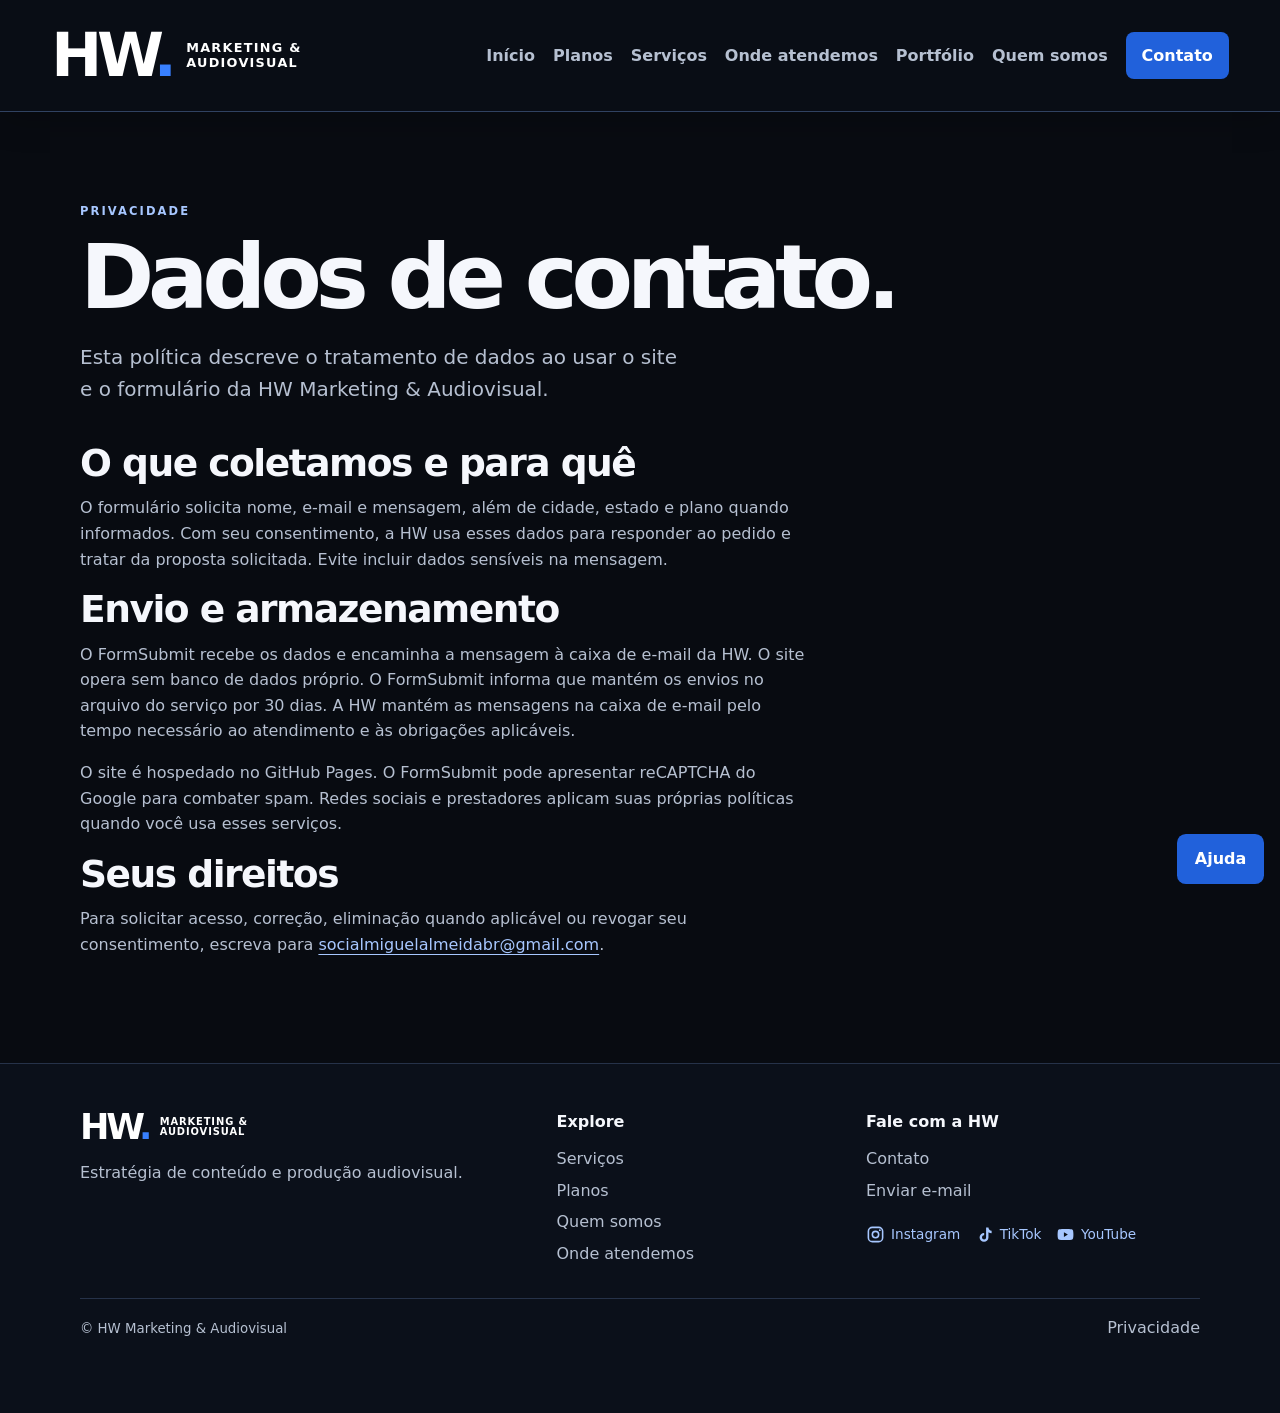
<file: privacidade.html>
<!doctype html><html lang="pt-BR"><head><meta charset="utf-8"><meta name="viewport" content="width=device-width,initial-scale=1"><meta name="description" content="Privacidade | HW Marketing &amp; Audiovisual"><title>Privacidade | HW Marketing &amp; Audiovisual</title><link rel="stylesheet" href="assets/site.css"><script src="assets/site.js" defer></script></head><body><a class="skip" href="#conteudo">Ir ao conteúdo</a><header class="site-header"><a href="index.html" class="brand"><b>HW<span>.</span></b><span>MARKETING &amp;<br>AUDIOVISUAL</span></a><button class="menu" type="button" aria-controls="nav" aria-expanded="false" hidden>Menu</button><nav id="nav" aria-label="Navegação principal"><a href="index.html">Início</a><a href="planos.html">Planos</a><a href="servicos.html">Serviços</a><a href="onde-atendemos.html">Onde atendemos</a><a href="portfolio.html">Portfólio</a><a href="sobre.html">Quem somos</a><a href="contato.html">Contato</a></nav></header><main id="conteudo" class="wrap"><section class="lead"><p class="eyebrow">PRIVACIDADE</p><h1>Dados de contato.</h1><p class="intro">Esta política descreve o tratamento de dados ao usar o site e o formulário da HW Marketing & Audiovisual.</p></section><div class="prose"><h2>O que coletamos e para quê</h2><p>O formulário solicita nome, e-mail e mensagem, além de cidade, estado e plano quando informados. Com seu consentimento, a HW usa esses dados para responder ao pedido e tratar da proposta solicitada. Evite incluir dados sensíveis na mensagem.</p><h2>Envio e armazenamento</h2><p>O FormSubmit recebe os dados e encaminha a mensagem à caixa de e-mail da HW. O site opera sem banco de dados próprio. O FormSubmit informa que mantém os envios no arquivo do serviço por 30 dias. A HW mantém as mensagens na caixa de e-mail pelo tempo necessário ao atendimento e às obrigações aplicáveis.</p><p>O site é hospedado no GitHub Pages. O FormSubmit pode apresentar reCAPTCHA do Google para combater spam. Redes sociais e prestadores aplicam suas próprias políticas quando você usa esses serviços.</p><h2>Seus direitos</h2><p>Para solicitar acesso, correção, eliminação quando aplicável ou revogar seu consentimento, escreva para <a href="mailto:socialmiguelalmeidabr@gmail.com">socialmiguelalmeidabr@gmail.com</a>.</p></div></main><footer class="site-footer"><div class="footer-grid"><div><a href="index.html" class="brand"><b>HW<span>.</span></b><span>MARKETING &amp;<br>AUDIOVISUAL</span></a><p>Estratégia de conteúdo e produção audiovisual.</p></div><div class="footer-links"><strong>Explore</strong><a href="servicos.html">Serviços</a><a href="planos.html">Planos</a><a href="sobre.html">Quem somos</a><a href="onde-atendemos.html">Onde atendemos</a></div><div class="footer-links"><strong>Fale com a HW</strong><a href="contato.html">Contato</a><a href="mailto:socialmiguelalmeidabr@gmail.com">Enviar e-mail</a><div class="social"><a href="https://www.instagram.com/hw.audiovisual/" class="social-link"><svg viewBox="0 0 24 24" aria-hidden="true" fill="currentColor"><rect x="3" y="3" width="18" height="18" rx="5" fill="none" stroke="currentColor" stroke-width="2"/><circle cx="12" cy="12" r="4" fill="none" stroke="currentColor" stroke-width="2"/><circle cx="17.5" cy="6.5" r="1.2"/></svg><span>Instagram</span></a><a href="https://www.tiktok.com/@hw.audiovisual" class="social-link"><svg viewBox="0 0 24 24" aria-hidden="true" fill="currentColor"><path d="M14 3h3c.2 2.5 1.7 4 4 4.3v3a8 8 0 0 1-4-1.3v6.7a5.6 5.6 0 1 1-5.4-5.6v3a2.6 2.6 0 1 0 2.4 2.6V3z"/></svg><span>TikTok</span></a><a href="https://www.youtube.com/@hw.audiovisual" class="social-link"><svg viewBox="0 0 24 24" aria-hidden="true" fill="currentColor"><path d="M21.6 7.2a2.6 2.6 0 0 0-1.8-1.8C18.2 5 12 5 12 5s-6.2 0-7.8.4a2.6 2.6 0 0 0-1.8 1.8A27 27 0 0 0 2 12a27 27 0 0 0 .4 4.8 2.6 2.6 0 0 0 1.8 1.8c1.6.4 7.8.4 7.8.4s6.2 0 7.8-.4a2.6 2.6 0 0 0 1.8-1.8A27 27 0 0 0 22 12a27 27 0 0 0-.4-4.8zM10 15V9l5 3z"/></svg><span>YouTube</span></a></div></div></div><div class="footer-bottom"><small>© HW Marketing &amp; Audiovisual</small><a href="privacidade.html">Privacidade</a></div></footer></body></html>
</file>
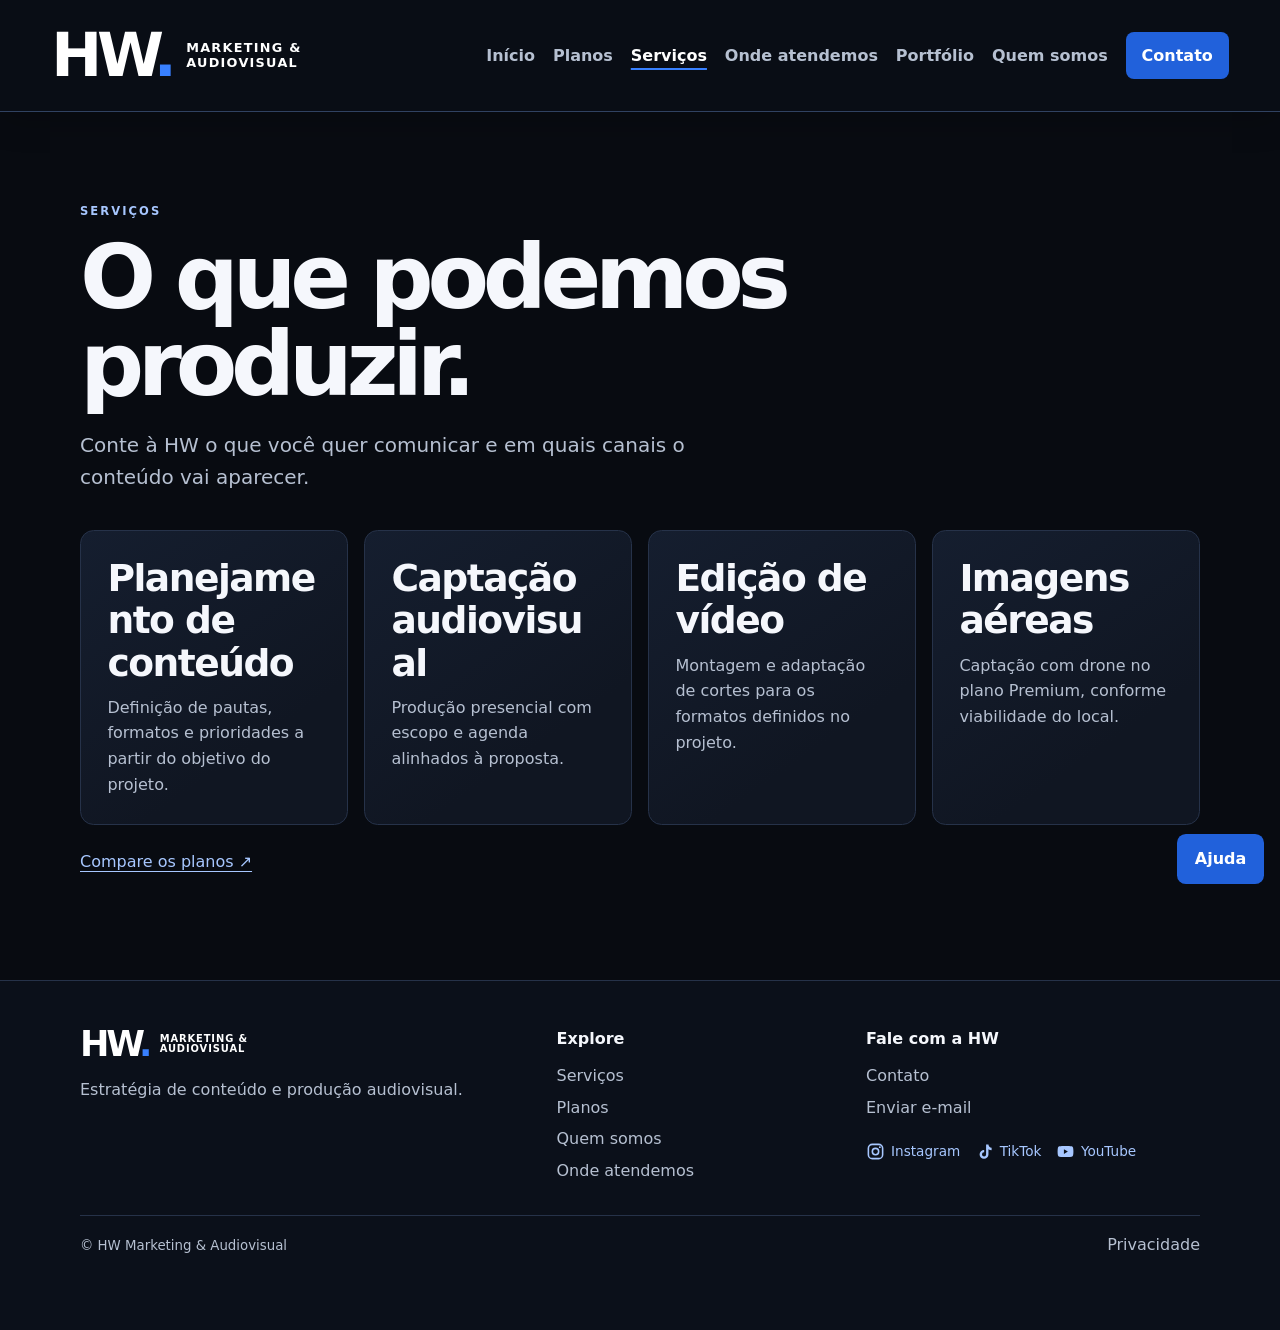
<file: servicos.html>
<!doctype html><html lang="pt-BR"><head><meta charset="utf-8"><meta name="viewport" content="width=device-width,initial-scale=1"><meta name="description" content="Serviços | HW Marketing &amp; Audiovisual"><title>Serviços | HW Marketing &amp; Audiovisual</title><link rel="stylesheet" href="assets/site.css"><script src="assets/site.js" defer></script></head><body><a class="skip" href="#conteudo">Ir ao conteúdo</a><header class="site-header"><a href="index.html" class="brand"><b>HW<span>.</span></b><span>MARKETING &amp;<br>AUDIOVISUAL</span></a><button class="menu" type="button" aria-controls="nav" aria-expanded="false" hidden>Menu</button><nav id="nav" aria-label="Navegação principal"><a href="index.html">Início</a><a href="planos.html">Planos</a><a href="servicos.html" aria-current="page">Serviços</a><a href="onde-atendemos.html">Onde atendemos</a><a href="portfolio.html">Portfólio</a><a href="sobre.html">Quem somos</a><a href="contato.html">Contato</a></nav></header><main id="conteudo" class="wrap"><section class="lead"><p class="eyebrow">SERVIÇOS</p><h1>O que podemos produzir.</h1><p class="intro">Conte à HW o que você quer comunicar e em quais canais o conteúdo vai aparecer.</p></section><div class="grid"><article class="card"><h2>Planejamento de conteúdo</h2><p>Definição de pautas, formatos e prioridades a partir do objetivo do projeto.</p></article><article class="card"><h2>Captação audiovisual</h2><p>Produção presencial com escopo e agenda alinhados à proposta.</p></article><article class="card"><h2>Edição de vídeo</h2><p>Montagem e adaptação de cortes para os formatos definidos no projeto.</p></article><article class="card"><h2>Imagens aéreas</h2><p>Captação com drone no plano Premium, conforme viabilidade do local.</p></article></div><p><a href="planos.html">Compare os planos ↗</a></p></main><footer class="site-footer"><div class="footer-grid"><div><a href="index.html" class="brand"><b>HW<span>.</span></b><span>MARKETING &amp;<br>AUDIOVISUAL</span></a><p>Estratégia de conteúdo e produção audiovisual.</p></div><div class="footer-links"><strong>Explore</strong><a href="servicos.html">Serviços</a><a href="planos.html">Planos</a><a href="sobre.html">Quem somos</a><a href="onde-atendemos.html">Onde atendemos</a></div><div class="footer-links"><strong>Fale com a HW</strong><a href="contato.html">Contato</a><a href="mailto:socialmiguelalmeidabr@gmail.com">Enviar e-mail</a><div class="social"><a href="https://www.instagram.com/hw.audiovisual/" class="social-link"><svg viewBox="0 0 24 24" aria-hidden="true" fill="currentColor"><rect x="3" y="3" width="18" height="18" rx="5" fill="none" stroke="currentColor" stroke-width="2"/><circle cx="12" cy="12" r="4" fill="none" stroke="currentColor" stroke-width="2"/><circle cx="17.5" cy="6.5" r="1.2"/></svg><span>Instagram</span></a><a href="https://www.tiktok.com/@hw.audiovisual" class="social-link"><svg viewBox="0 0 24 24" aria-hidden="true" fill="currentColor"><path d="M14 3h3c.2 2.5 1.7 4 4 4.3v3a8 8 0 0 1-4-1.3v6.7a5.6 5.6 0 1 1-5.4-5.6v3a2.6 2.6 0 1 0 2.4 2.6V3z"/></svg><span>TikTok</span></a><a href="https://www.youtube.com/@hw.audiovisual" class="social-link"><svg viewBox="0 0 24 24" aria-hidden="true" fill="currentColor"><path d="M21.6 7.2a2.6 2.6 0 0 0-1.8-1.8C18.2 5 12 5 12 5s-6.2 0-7.8.4a2.6 2.6 0 0 0-1.8 1.8A27 27 0 0 0 2 12a27 27 0 0 0 .4 4.8 2.6 2.6 0 0 0 1.8 1.8c1.6.4 7.8.4 7.8.4s6.2 0 7.8-.4a2.6 2.6 0 0 0 1.8-1.8A27 27 0 0 0 22 12a27 27 0 0 0-.4-4.8zM10 15V9l5 3z"/></svg><span>YouTube</span></a></div></div></div><div class="footer-bottom"><small>© HW Marketing &amp; Audiovisual</small><a href="privacidade.html">Privacidade</a></div></footer></body></html>
</file>
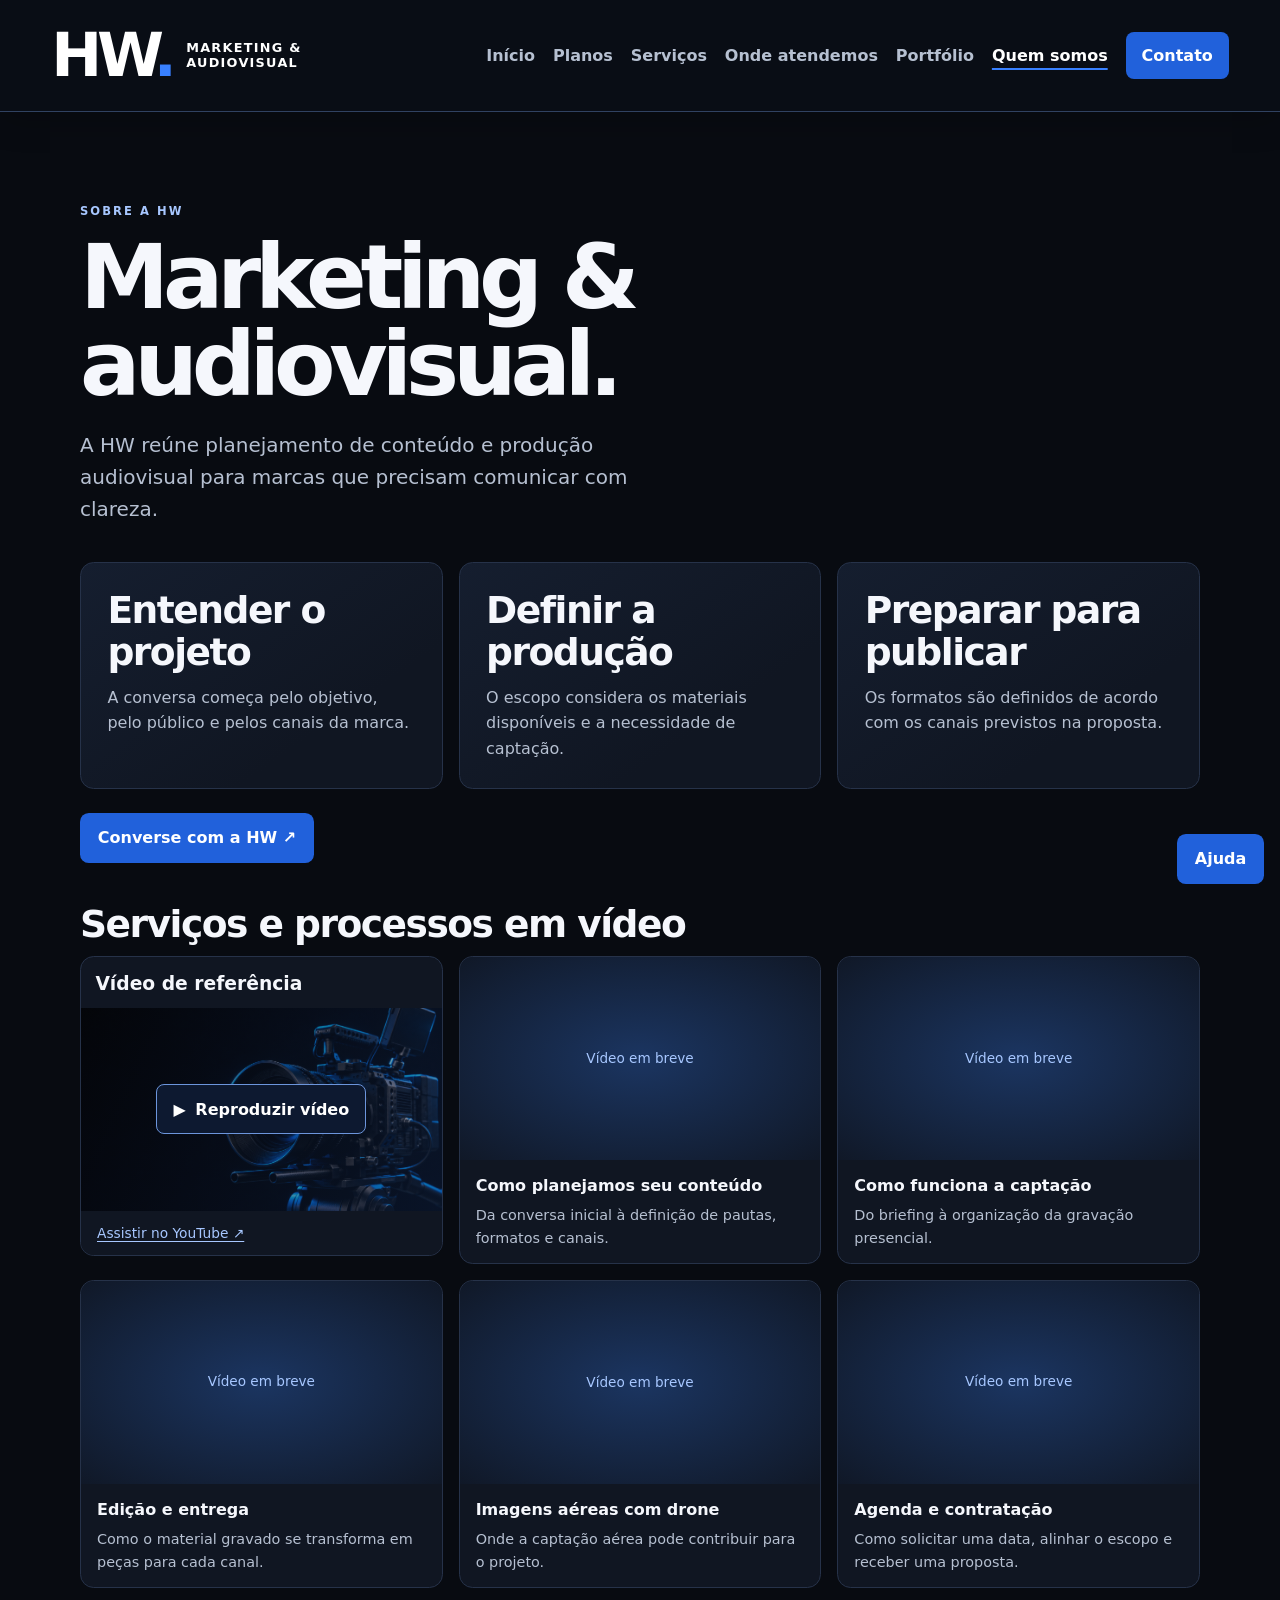
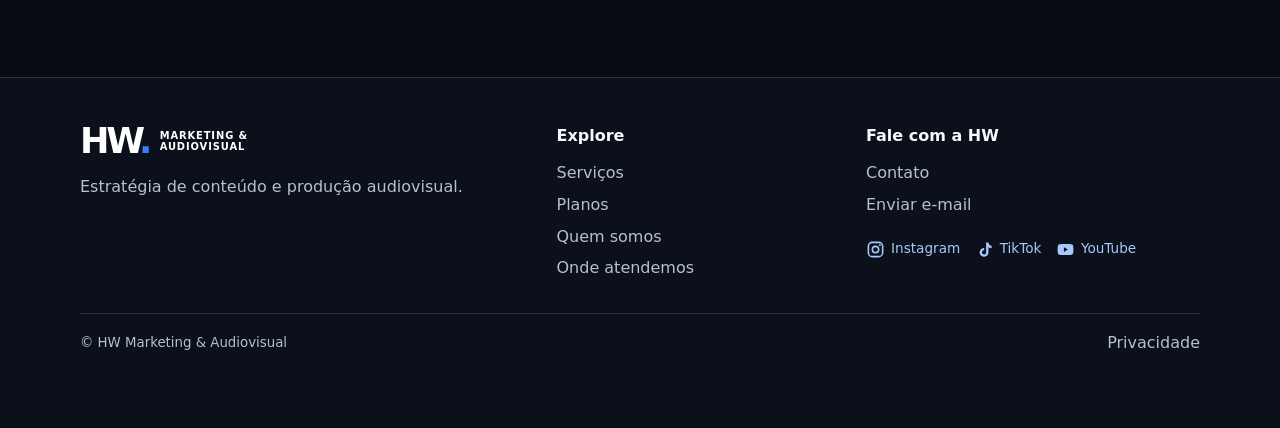
<file: sobre.html>
<!doctype html><html lang="pt-BR"><head><meta charset="utf-8"><meta name="viewport" content="width=device-width,initial-scale=1"><meta name="description" content="Sobre | HW Marketing &amp; Audiovisual"><title>Sobre | HW Marketing &amp; Audiovisual</title><link rel="stylesheet" href="assets/site.css"><script src="assets/site.js" defer></script></head><body><a class="skip" href="#conteudo">Ir ao conteúdo</a><header class="site-header"><a href="index.html" class="brand"><b>HW<span>.</span></b><span>MARKETING &amp;<br>AUDIOVISUAL</span></a><button class="menu" type="button" aria-controls="nav" aria-expanded="false" hidden>Menu</button><nav id="nav" aria-label="Navegação principal"><a href="index.html">Início</a><a href="planos.html">Planos</a><a href="servicos.html">Serviços</a><a href="onde-atendemos.html">Onde atendemos</a><a href="portfolio.html">Portfólio</a><a href="sobre.html" aria-current="page">Quem somos</a><a href="contato.html">Contato</a></nav></header><main id="conteudo" class="wrap"><section class="lead"><p class="eyebrow">SOBRE A HW</p><h1>Marketing & audiovisual.</h1><p class="intro">A HW reúne planejamento de conteúdo e produção audiovisual para marcas que precisam comunicar com clareza.</p></section><div class="grid"><article class="card"><h2>Entender o projeto</h2><p>A conversa começa pelo objetivo, pelo público e pelos canais da marca.</p></article><article class="card"><h2>Definir a produção</h2><p>O escopo considera os materiais disponíveis e a necessidade de captação.</p></article><article class="card"><h2>Preparar para publicar</h2><p>Os formatos são definidos de acordo com os canais previstos na proposta.</p></article></div><p><a class="button " href="contato.html">Converse com a HW ↗</a></p><section class="about-videos"><h2>Serviços e processos em vídeo</h2><div class="about-video-grid"><article><h3>Vídeo de referência</h3><figure class="video-card"><div class="video-stage"><button type="button" class="video-play" hidden><span aria-hidden="true">▶</span> Reproduzir vídeo</button></div><figcaption><a href="https://www.youtube.com/watch?v=3toyc5TNcxc&amp;t=25s">Assistir no YouTube ↗</a></figcaption></figure></article><article class="video-card topic-video"><div class="video-placeholder"><span>Vídeo em breve</span></div><div class="topic-copy"><h3>Como planejamos seu conteúdo</h3><p>Da conversa inicial à definição de pautas, formatos e canais.</p></div></article><article class="video-card topic-video"><div class="video-placeholder"><span>Vídeo em breve</span></div><div class="topic-copy"><h3>Como funciona a captação</h3><p>Do briefing à organização da gravação presencial.</p></div></article><article class="video-card topic-video"><div class="video-placeholder"><span>Vídeo em breve</span></div><div class="topic-copy"><h3>Edição e entrega</h3><p>Como o material gravado se transforma em peças para cada canal.</p></div></article><article class="video-card topic-video"><div class="video-placeholder"><span>Vídeo em breve</span></div><div class="topic-copy"><h3>Imagens aéreas com drone</h3><p>Onde a captação aérea pode contribuir para o projeto.</p></div></article><article class="video-card topic-video"><div class="video-placeholder"><span>Vídeo em breve</span></div><div class="topic-copy"><h3>Agenda e contratação</h3><p>Como solicitar uma data, alinhar o escopo e receber uma proposta.</p></div></article></div></section></main><footer class="site-footer"><div class="footer-grid"><div><a href="index.html" class="brand"><b>HW<span>.</span></b><span>MARKETING &amp;<br>AUDIOVISUAL</span></a><p>Estratégia de conteúdo e produção audiovisual.</p></div><div class="footer-links"><strong>Explore</strong><a href="servicos.html">Serviços</a><a href="planos.html">Planos</a><a href="sobre.html">Quem somos</a><a href="onde-atendemos.html">Onde atendemos</a></div><div class="footer-links"><strong>Fale com a HW</strong><a href="contato.html">Contato</a><a href="mailto:socialmiguelalmeidabr@gmail.com">Enviar e-mail</a><div class="social"><a href="https://www.instagram.com/hw.audiovisual/" class="social-link"><svg viewBox="0 0 24 24" aria-hidden="true" fill="currentColor"><rect x="3" y="3" width="18" height="18" rx="5" fill="none" stroke="currentColor" stroke-width="2"/><circle cx="12" cy="12" r="4" fill="none" stroke="currentColor" stroke-width="2"/><circle cx="17.5" cy="6.5" r="1.2"/></svg><span>Instagram</span></a><a href="https://www.tiktok.com/@hw.audiovisual" class="social-link"><svg viewBox="0 0 24 24" aria-hidden="true" fill="currentColor"><path d="M14 3h3c.2 2.5 1.7 4 4 4.3v3a8 8 0 0 1-4-1.3v6.7a5.6 5.6 0 1 1-5.4-5.6v3a2.6 2.6 0 1 0 2.4 2.6V3z"/></svg><span>TikTok</span></a><a href="https://www.youtube.com/@hw.audiovisual" class="social-link"><svg viewBox="0 0 24 24" aria-hidden="true" fill="currentColor"><path d="M21.6 7.2a2.6 2.6 0 0 0-1.8-1.8C18.2 5 12 5 12 5s-6.2 0-7.8.4a2.6 2.6 0 0 0-1.8 1.8A27 27 0 0 0 2 12a27 27 0 0 0 .4 4.8 2.6 2.6 0 0 0 1.8 1.8c1.6.4 7.8.4 7.8.4s6.2 0 7.8-.4a2.6 2.6 0 0 0 1.8-1.8A27 27 0 0 0 22 12a27 27 0 0 0-.4-4.8zM10 15V9l5 3z"/></svg><span>YouTube</span></a></div></div></div><div class="footer-bottom"><small>© HW Marketing &amp; Audiovisual</small><a href="privacidade.html">Privacidade</a></div></footer></body></html>
</file>
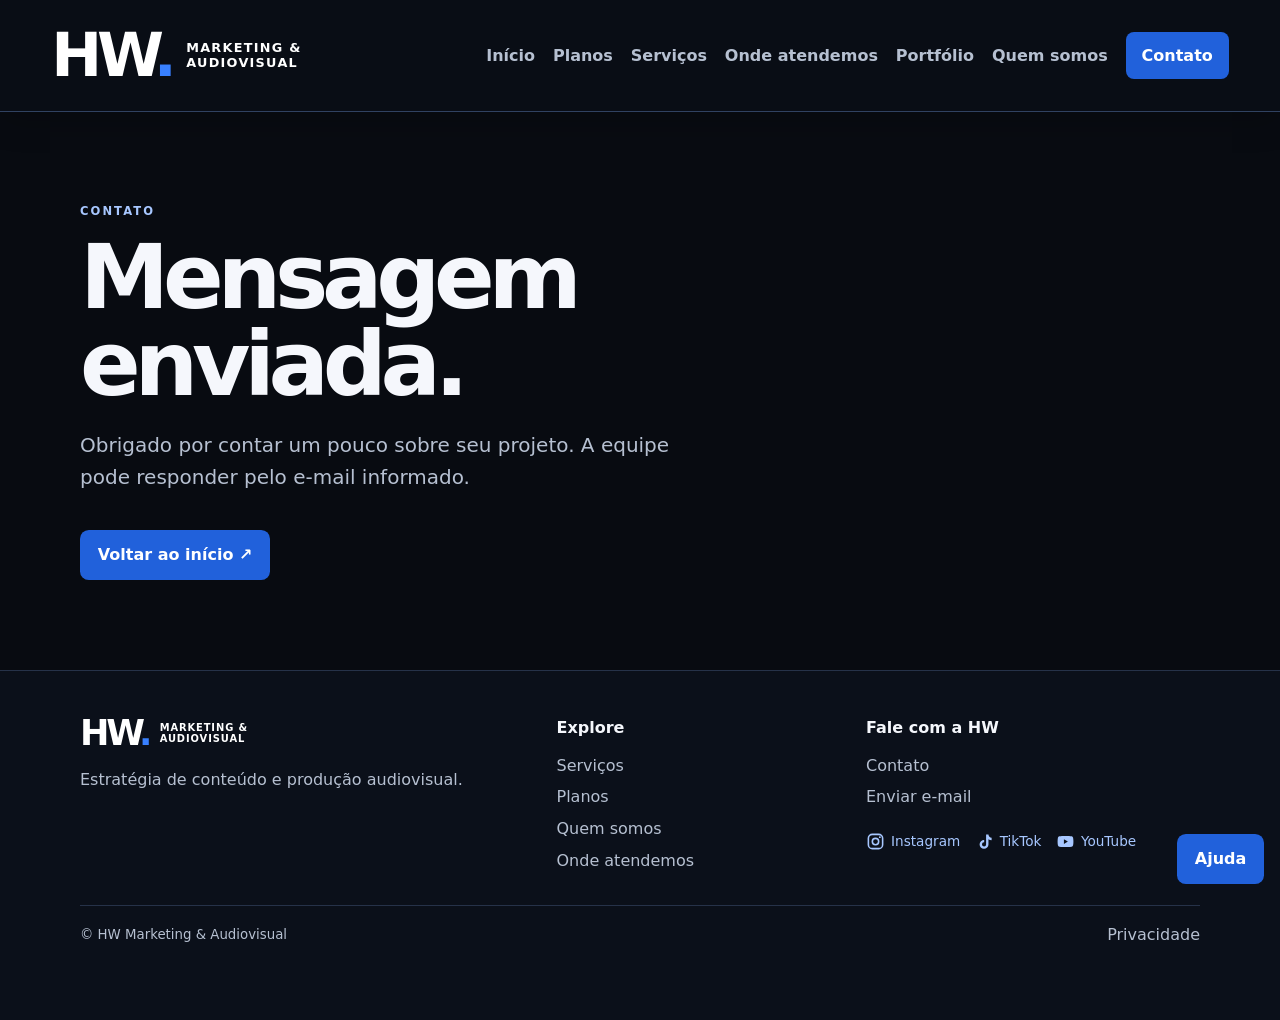
<file: sucesso.html>
<!doctype html><html lang="pt-BR"><head><meta charset="utf-8"><meta name="viewport" content="width=device-width,initial-scale=1"><meta name="description" content="Mensagem enviada | HW Marketing &amp; Audiovisual"><title>Mensagem enviada | HW Marketing &amp; Audiovisual</title><link rel="stylesheet" href="assets/site.css"><script src="assets/site.js" defer></script><meta name="robots" content="noindex"></head><body><a class="skip" href="#conteudo">Ir ao conteúdo</a><header class="site-header"><a href="index.html" class="brand"><b>HW<span>.</span></b><span>MARKETING &amp;<br>AUDIOVISUAL</span></a><button class="menu" type="button" aria-controls="nav" aria-expanded="false" hidden>Menu</button><nav id="nav" aria-label="Navegação principal"><a href="index.html">Início</a><a href="planos.html">Planos</a><a href="servicos.html">Serviços</a><a href="onde-atendemos.html">Onde atendemos</a><a href="portfolio.html">Portfólio</a><a href="sobre.html">Quem somos</a><a href="contato.html">Contato</a></nav></header><main id="conteudo" class="wrap"><section class="lead"><p class="eyebrow">CONTATO</p><h1>Mensagem enviada.</h1><p class="intro">Obrigado por contar um pouco sobre seu projeto. A equipe pode responder pelo e-mail informado.</p></section><a class="button " href="index.html">Voltar ao início ↗</a></main><footer class="site-footer"><div class="footer-grid"><div><a href="index.html" class="brand"><b>HW<span>.</span></b><span>MARKETING &amp;<br>AUDIOVISUAL</span></a><p>Estratégia de conteúdo e produção audiovisual.</p></div><div class="footer-links"><strong>Explore</strong><a href="servicos.html">Serviços</a><a href="planos.html">Planos</a><a href="sobre.html">Quem somos</a><a href="onde-atendemos.html">Onde atendemos</a></div><div class="footer-links"><strong>Fale com a HW</strong><a href="contato.html">Contato</a><a href="mailto:socialmiguelalmeidabr@gmail.com">Enviar e-mail</a><div class="social"><a href="https://www.instagram.com/hw.audiovisual/" class="social-link"><svg viewBox="0 0 24 24" aria-hidden="true" fill="currentColor"><rect x="3" y="3" width="18" height="18" rx="5" fill="none" stroke="currentColor" stroke-width="2"/><circle cx="12" cy="12" r="4" fill="none" stroke="currentColor" stroke-width="2"/><circle cx="17.5" cy="6.5" r="1.2"/></svg><span>Instagram</span></a><a href="https://www.tiktok.com/@hw.audiovisual" class="social-link"><svg viewBox="0 0 24 24" aria-hidden="true" fill="currentColor"><path d="M14 3h3c.2 2.5 1.7 4 4 4.3v3a8 8 0 0 1-4-1.3v6.7a5.6 5.6 0 1 1-5.4-5.6v3a2.6 2.6 0 1 0 2.4 2.6V3z"/></svg><span>TikTok</span></a><a href="https://www.youtube.com/@hw.audiovisual" class="social-link"><svg viewBox="0 0 24 24" aria-hidden="true" fill="currentColor"><path d="M21.6 7.2a2.6 2.6 0 0 0-1.8-1.8C18.2 5 12 5 12 5s-6.2 0-7.8.4a2.6 2.6 0 0 0-1.8 1.8A27 27 0 0 0 2 12a27 27 0 0 0 .4 4.8 2.6 2.6 0 0 0 1.8 1.8c1.6.4 7.8.4 7.8.4s6.2 0 7.8-.4a2.6 2.6 0 0 0 1.8-1.8A27 27 0 0 0 22 12a27 27 0 0 0-.4-4.8zM10 15V9l5 3z"/></svg><span>YouTube</span></a></div></div></div><div class="footer-bottom"><small>© HW Marketing &amp; Audiovisual</small><a href="privacidade.html">Privacidade</a></div></footer></body></html>
</file>
<file: assets/site.css>
:root{color-scheme:dark;--bg:#080b11;--panel:#101622;--blue:#3880ff;--ice:#a7c7ff;--text:#f5f7fc;--muted:#b6c0d1;--line:#263249;font-family:Inter,system-ui,sans-serif}*{box-sizing:border-box}body{margin:0;background:var(--bg);color:var(--text);line-height:1.6;min-height:100vh;display:flex;flex-direction:column}main{flex:1}a{color:var(--ice);text-underline-offset:.22em}a:hover{color:white}button,input,select,textarea{font:inherit}button{cursor:pointer}button:focus-visible,a:focus-visible,input:focus-visible,select:focus-visible,textarea:focus-visible{outline:3px solid #90beff;outline-offset:4px}[hidden]{display:none!important}.skip{position:absolute;left:1rem;top:-8rem;z-index:10;background:#101622;padding:.7rem}.skip:focus{top:.5rem}.site-header,footer{display:flex;align-items:center;justify-content:space-between;gap:1.5rem;padding:1.2rem max(5vw,1rem);background:#090d15;border-bottom:1px solid var(--line)}.brand{display:flex;align-items:center;gap:.65rem;color:white;text-decoration:none;line-height:1.05}.brand b{font-size:2.2rem;letter-spacing:-.09em}.brand b span{color:var(--blue)}.brand>span{font-size:.62rem;font-weight:800;letter-spacing:.09em}nav,.social,.actions{display:flex;gap:.9rem;flex-wrap:wrap;align-items:center}nav a{color:var(--muted);text-decoration:none;font-weight:650;font-size:.89rem}nav a[aria-current],nav a:hover{color:white;text-decoration:underline;text-decoration-color:var(--blue)}.menu{background:var(--panel);border:1px solid var(--line);color:white;border-radius:.4rem;padding:.45rem .8rem}.hero{min-height: min(680px, 90vh);display:grid;align-items:center;position:relative;isolation:isolate;background:radial-gradient(ellipse at 82% 46%,#244e9d 0%,#101d37 34%,#080b11 68%);border-bottom:1px solid var(--line);overflow:hidden}.hero:before{content:"";position:absolute;inset:0;z-index:-1;background:linear-gradient(90deg,#080b11 3%,#080b11ed 24%,#080b1140 68%,#080b1120),url(hero.png) center right/cover no-repeat}.hero-inner,.wrap,.band{width:min(1120px,90%);margin-inline:auto}.hero-inner{padding:5rem 0;animation:enter .65s ease-out both}.hero-caption{position:absolute;bottom:1rem;right:5%;font-size:.65rem;color:#c8d7ef;letter-spacing:.16em}.wrap,.band{padding-block:clamp(2.5rem,7vw,6rem)}.lead{margin-bottom:2.3rem}.eyebrow{font-size:.72rem;font-weight:800;letter-spacing:.18em;color:var(--ice);margin:0 0 .85rem}h1,h2,p{margin-top:0}h1{font-size:clamp(2.65rem,7vw,6.4rem);letter-spacing:-.07em;line-height:.98;margin-bottom:1.25rem;max-width:14ch}h1 em{font-style:normal;color:#77a8ff}h2{font-size:clamp(1.35rem,3vw,2.35rem);letter-spacing:-.04em;line-height:1.12;margin-bottom:.7rem}.intro{max-width:48ch;font-size:clamp(1rem,2vw,1.25rem);color:var(--muted)}.button{display:inline-flex;align-items:center;min-height:46px;padding:.7rem 1.05rem;background:#2161db;border:1px solid transparent;border-radius:.55rem;font-weight:750;text-decoration:none;color:white;transition:background .18s,transform .18s}.button:hover{background:#2f6ae3;transform:translateY(-2px)}.outline{background:#121a2c;border-color:#405574}.grid{display:grid;grid-template-columns:repeat(auto-fit,minmax(min(100%,235px),1fr));gap:1rem;margin:1.5rem 0}.card{background:linear-gradient(145deg,#151e2f,var(--panel) 70%);border:1px solid var(--line);border-radius:.85rem;padding:clamp(1rem,2.4vw,1.65rem);min-width:0;overflow-wrap:anywhere}.card p,.muted,.prose p{color:var(--muted)}.card p:last-child{margin-bottom:0}.plan{display:flex;flex-direction:column;align-items:flex-start}.plan strong{margin-bottom:.5rem}.plan .price{margin-top:auto;color:var(--ice);font-weight:750}.region,.contact-layout{display:grid;grid-template-columns:1.25fr 1fr;gap:1rem;align-items:start}.contact-layout{grid-template-columns:1.35fr 1fr}.format{display:grid;place-items:center;aspect-ratio:1.8;background:repeating-linear-gradient(130deg,#16366a 0 1px,transparent 2px 17px),radial-gradient(ellipse,#275bbb,#0b152b);border-radius:.55rem;margin-bottom:1rem;font-size:2rem;color:#d7e6ff}.f02{background:radial-gradient(ellipse at 25% 20%,#3970da,#142646 70%)}.f03{background:linear-gradient(160deg,#091324,#193d80 55%,#3463ab 56%,#0b152b 75%)}form>label{display:grid;gap:.35rem;margin-bottom:1rem;font-weight:650}input:not([type=checkbox]),textarea,select{width:100%;padding:.65rem;background:#0a101c;color:white;border:1px solid #425270;border-radius:.4rem}textarea{resize:vertical}.consent{display:flex;align-items:baseline;gap:.45rem;margin:1rem 0}.prose{max-width:72ch}footer{border-top:1px solid var(--line);border-bottom:0;align-items:flex-start}footer .social{margin-top:.35rem}.chat{position:fixed;z-index:5;right:1rem;bottom:1rem;display:grid;justify-items:end;gap:.45rem;max-width:calc(100vw - 2rem)}.chat-panel,.invite{background:#101929;border:1px solid #455875;border-radius:.7rem;padding:1rem;box-shadow:0 10px 40px #0008}.chat-panel{width:min(330px,calc(100vw - 2rem));max-height:75vh;overflow:auto}.chat-panel h2{font-size:1.25rem}.faq-options{display:flex;flex-wrap:wrap;gap:.35rem}.faq-options button,.dismiss{color:var(--ice);background:#172640;border:1px solid #455875;border-radius:.35rem;padding:.3rem .55rem}.chat-answer{margin:.8rem 0}.invite{display:flex;align-items:center;gap:.75rem;padding:.5rem .65rem}@keyframes enter{from{opacity:0;transform:translateY(12px)}to{opacity:1;transform:translateY(0)}}@media(max-width:850px){.site-header{flex-wrap:wrap}.site-header nav{width:100%}.site-header nav.collapsed{display:none}.hero:before{background:linear-gradient(90deg,#080b11f2,#080b1175),url(hero.png) 65% center/cover no-repeat}}@media(max-width:630px){.region,.contact-layout{grid-template-columns:1fr}.hero{min-height:480px}footer{padding-bottom:5rem}}@media(prefers-reduced-motion:reduce){*,*::before,*::after{animation:none!important;transition:none!important}}



.site-header{min-height:76px;padding:.85rem max(4vw,1rem);gap:1rem}
.site-header nav{gap:clamp(.65rem,1.5vw,1.4rem)}
.site-header nav a{padding:.45rem 0}
.map{overflow:hidden;background:radial-gradient(ellipse at 40% 40%,#1b335b,#0d1524 78%);border:1px solid var(--line);border-radius:.85rem}
.map svg{display:block;width:100%;height:auto}
.map [data-state]{cursor:pointer;outline:none}
.map path{fill:#254677;stroke:#b7d1ff;stroke-width:1.4;stroke-linejoin:round;fill-rule:evenodd;transition:fill .18s}
.map text{fill:#fff;font-size:19px;font-weight:800;text-anchor:middle;dominant-baseline:middle;pointer-events:none}
.map [data-state]:is(:hover,[aria-pressed=true]) path{fill:#2263d6}
.map [data-state]:focus-visible path{fill:#2665cc;stroke:#fff;stroke-width:3}
.social-link{display:inline-flex;align-items:center;gap:.38rem;min-height:40px;text-decoration:none;font-size:.85rem}
.social-link:hover span{text-decoration:underline}
.social-link svg{width:19px;height:19px;flex:none}
.site-footer{display:block;padding:0 max(5vw,1rem);background:#0b101a}
.footer-grid,.footer-bottom{max-width:1120px;margin-inline:auto;display:grid;gap:1.6rem}
.footer-grid{grid-template-columns:1.35fr .85fr 1fr;padding:2.8rem 0 2rem}
.footer-grid p,.footer-bottom small{color:var(--muted)}
.footer-grid p{margin:.9rem 0 0}
.footer-links{display:grid;justify-items:start;gap:.38rem;align-content:start}
.footer-links strong{margin-bottom:.35rem}
.footer-links>a,.footer-bottom>a{color:var(--muted);text-decoration:none}
.footer-links>a:hover,.footer-bottom>a:hover{color:white;text-decoration:underline}
.footer-bottom{grid-template-columns:1fr auto;border-top:1px solid var(--line);padding:1rem 0 4.5rem;align-items:center}
.home-section{border-top:1px solid var(--line);padding:clamp(2rem,6vw,5.4rem) max(5vw,calc((100% - 1120px)/2))}
.home-split,.home-contact{display:grid;grid-template-columns:1fr 1.15fr;align-items:center;gap:clamp(1.2rem,4vw,4rem)}
.home-section p:not(.eyebrow){color:var(--muted)}
.home-contact{background:#101929;grid-template-columns:1.3fr 1fr}
.video-card{max-width:720px;margin:0;border:1px solid var(--line);background:var(--panel);border-radius:.85rem;overflow:hidden}
.wrap>.video-card{margin-top:2rem}
.video-stage{display:grid;place-items:center;aspect-ratio:16/9;background:linear-gradient(115deg,#080b1177,#152c5770),url(hero.png) center/cover}
.video-stage iframe{width:100%;height:100%;border:0;display:block}
.video-play{display:inline-flex;align-items:center;gap:.6rem;border:1px solid #6c95dc;border-radius:.5rem;background:#0d1930;color:white;padding:.7rem 1rem;font-weight:750}
.video-play:hover{background:#1d53b5}
.video-card figcaption{display:flex;justify-content:space-between;flex-wrap:wrap;gap:.25rem .8rem;padding:.7rem 1rem;font-size:.86rem;color:var(--muted)}
@media(max-width:850px){.site-header{min-height:66px}.site-header nav a{padding:.35rem 0}}
@media(max-width:670px){.home-split,.home-contact,.footer-grid{grid-template-columns:1fr}.footer-grid{gap:1.35rem;padding-top:1.8rem}.footer-bottom{gap:.5rem}}


/* Cabeçalho ampliado e navegação */
.site-header{min-height:112px;padding:1.25rem max(4vw,1rem);gap:2rem;box-shadow:0 8px 32px #0003;border-bottom-color:#304261}
.site-header .brand{gap:.9rem;flex-shrink:0}
.site-header .brand b{font-size:3.8rem;letter-spacing:-.085em}
.site-header .brand>span{font-size:.8rem;line-height:1.25;letter-spacing:.1em}
.site-header nav{gap:clamp(.7rem,1.4vw,1.5rem)}
.site-header nav a{font-size:1rem;padding:.7rem 0}
.site-header nav a:last-child{padding:.65rem 1rem;background:#2161db;border-radius:.5rem;color:white}
.site-header nav a[aria-current]{text-decoration-thickness:2px;text-underline-offset:.45em}
.proposal-note{max-width:80ch;border-left:3px solid #5e91eb;padding:.7rem 1rem;background:#121d30;color:#c8d7ef;font-size:.9rem}
.plans-grid{align-items:stretch}
.plan-summary{min-height:5em}
.plan .price{display:block;margin:.5rem 0 1rem;color:white}
.plan .price>small{display:block;font-size:.76rem;color:var(--muted);font-weight:500}
.plan .price strong{font-size:2rem;letter-spacing:-.06em;white-space:nowrap}
.plan .price>span{font-size:.85rem;color:var(--muted);margin-left:.25rem}
.plan-benefits{padding-left:1.1rem;margin:0 0 1.5rem;color:var(--muted);font-size:.94rem}
.plan-benefits li{margin-bottom:.7rem}
.plan .button{margin-top:auto;width:100%;justify-content:center}
.conditions{margin-top:3rem;padding:clamp(1.2rem,3vw,2.5rem);border:1px solid var(--line);border-radius:.85rem;background:#101622}
.conditions>p{color:var(--muted);max-width:85ch}
.conditions-grid{display:grid;grid-template-columns:1fr 1fr;gap:1rem 2rem;margin:1rem 0}
.conditions h3,.region-details h3{font-size:1rem}
.conditions ul{padding-left:1.1rem;color:var(--muted)}
.conditions li{margin-bottom:.65rem}
.region{align-items:start;grid-template-columns:1fr 1fr}
.region .map{position:sticky;top:1rem}
.city-count{display:inline-flex;padding:.3rem .7rem;border:1px solid #365c91;border-radius:2rem;color:#c8dfff!important;background:#152b4c;font-size:.85rem;font-weight:750;margin:.2rem 0 1rem}
.city-list{display:flex;flex-wrap:wrap;gap:.4rem;list-style:none;padding:0;margin:0 0 1rem}
.city-list li{padding:.23rem .55rem;border:1px solid #2b3c58;border-radius:.3rem;color:#c6d2e6;font-size:.82rem}
.region-note{font-size:.8rem;color:var(--muted)}
.regional-pricing{border-top:1px solid var(--line);padding-top:1rem;margin-top:1rem}
.regional-pricing>p{font-size:.85rem}
.regional-plans{list-style:none;padding:0;margin:1rem 0}
.regional-plans a{display:flex;align-items:center;justify-content:space-between;gap:.6rem;padding:.75rem 0;border-bottom:1px solid var(--line);text-decoration:none}
.regional-plans a:hover{background:#172640}
.regional-plans strong{font-size:.95rem;text-align:right}
.regional-plans small{margin-left:.25rem;font-weight:400;color:var(--muted)}
@media(min-width:851px) and (max-width:1150px){.site-header{flex-wrap:wrap;justify-content:center;gap:.5rem}.site-header nav{width:100%;justify-content:center;gap:1.4rem}.site-header .brand b{font-size:3.2rem}}
@media(max-width:850px){.site-header{min-height:94px;gap:1rem;padding:1rem 5%}.site-header .brand b{font-size:3.2rem}.site-header .brand>span{font-size:.72rem}.menu{font-size:1rem;padding:.65rem 1rem}.site-header nav{gap:.4rem 1rem;padding:.5rem 0}.site-header nav a{font-size:1rem}}
@media(max-width:630px){.region,.conditions-grid{grid-template-columns:1fr}.region .map{position:static}.plan-summary{min-height:0}.site-header .brand b{font-size:2.85rem}.site-header .brand>span{font-size:.64rem}.site-header{gap:.6rem}.regional-plans strong{font-size:.85rem}}


.brazil-grid{display:grid;grid-template-columns:1.2fr .9fr;align-items:center;gap:clamp(1rem,4vw,3rem);margin-top:1.5rem}
.brazil-map{background:radial-gradient(ellipse at center,#1a2b46,#101827)}
.brazil-map svg{max-height:470px}
.brazil-map [data-br-state]{cursor:pointer;outline:none}
.brazil-map .other path{fill:#05070b;stroke:#7588a8;stroke-width:1.2}
.brazil-map .southeast path{fill:#1c59c7;stroke:#9abdfc;stroke-width:1.4}
.brazil-map [data-br-state]:is(:hover,:focus-visible,[aria-pressed=true]) path{fill:#346de0;stroke:white;stroke-width:2}
.map-legend{display:flex;gap:.6rem 1rem;flex-wrap:wrap;color:var(--muted);font-size:.85rem;margin-bottom:1rem}
.map-legend span{display:inline-flex;align-items:center;gap:.4rem}
.map-legend i{width:.85rem;height:.85rem;border:1px solid #7588a8;border-radius:.22rem}
.legend-se{background:#1c59c7}.legend-other{background:#05070b}
.brazil-grid label{display:block;margin-bottom:.35rem;font-weight:700}
.brazil-status{margin:1rem 0}
.brazil-status h3{margin:0 0 .35rem}
.about-videos{margin-top:2.5rem}
.about-video-grid{display:grid;grid-template-columns:repeat(3,minmax(0,1fr));align-items:start;gap:1rem}
.about-video-grid>article:first-child>h3{margin:0 0 .55rem}
.about-video-grid>article:first-child{background:#101622;border:1px solid var(--line);border-radius:.85rem;overflow:hidden}
.about-video-grid>article:first-child>h3{padding:.75rem .9rem 0}
.about-video-grid>article:first-child>.video-card{border:0;border-radius:0}
.video-placeholder{aspect-ratio:16/9;display:grid;place-items:center;background:radial-gradient(ellipse,#1b3561,#101827);color:var(--ice);font-size:.85rem}
.topic-copy{padding:.8rem 1rem}
.topic-copy h3{margin:0 0 .35rem;font-size:1rem}
.topic-copy p{margin:0;color:var(--muted);font-size:.9rem}
.annual-grid,.booking-grid{display:grid;grid-template-columns:repeat(2,minmax(0,1fr));gap:.75rem;margin:1rem 0;padding:0}
.annual-grid>div,.booking-grid li{padding:1rem;background:#14223b;border:1px solid var(--line);border-radius:.55rem;list-style:none}
.annual-grid strong{font-size:clamp(1.25rem,3vw,2rem);color:var(--ice)}
.annual-grid p{margin:.25rem 0 0;color:var(--muted)}
.booking-grid{grid-template-columns:repeat(4,minmax(0,1fr))}
.booking-grid span{display:block;color:var(--muted)}
@media(max-width:900px){.about-video-grid{grid-template-columns:repeat(2,minmax(0,1fr))}}
@media(max-width:650px){.brazil-grid,.about-video-grid,.annual-grid{grid-template-columns:1fr}.booking-grid{grid-template-columns:repeat(2,minmax(0,1fr))}}
</file>
